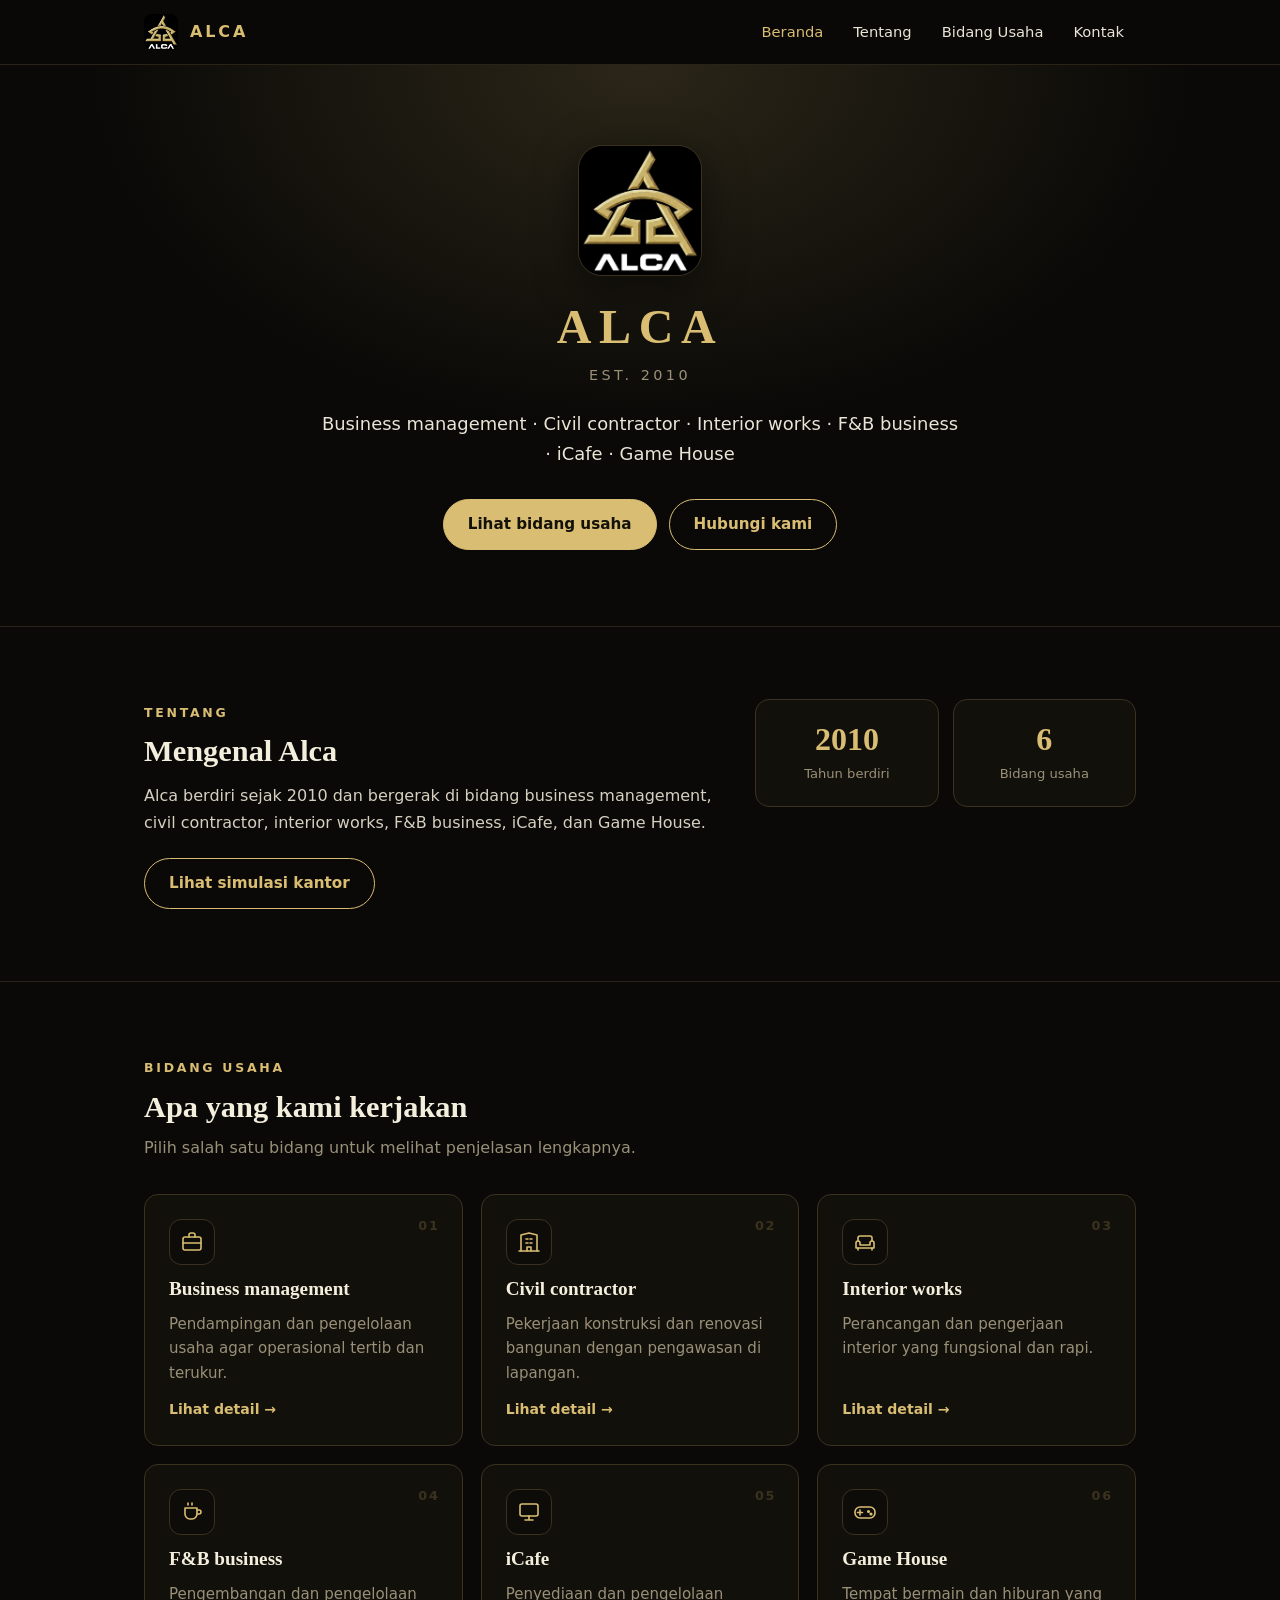
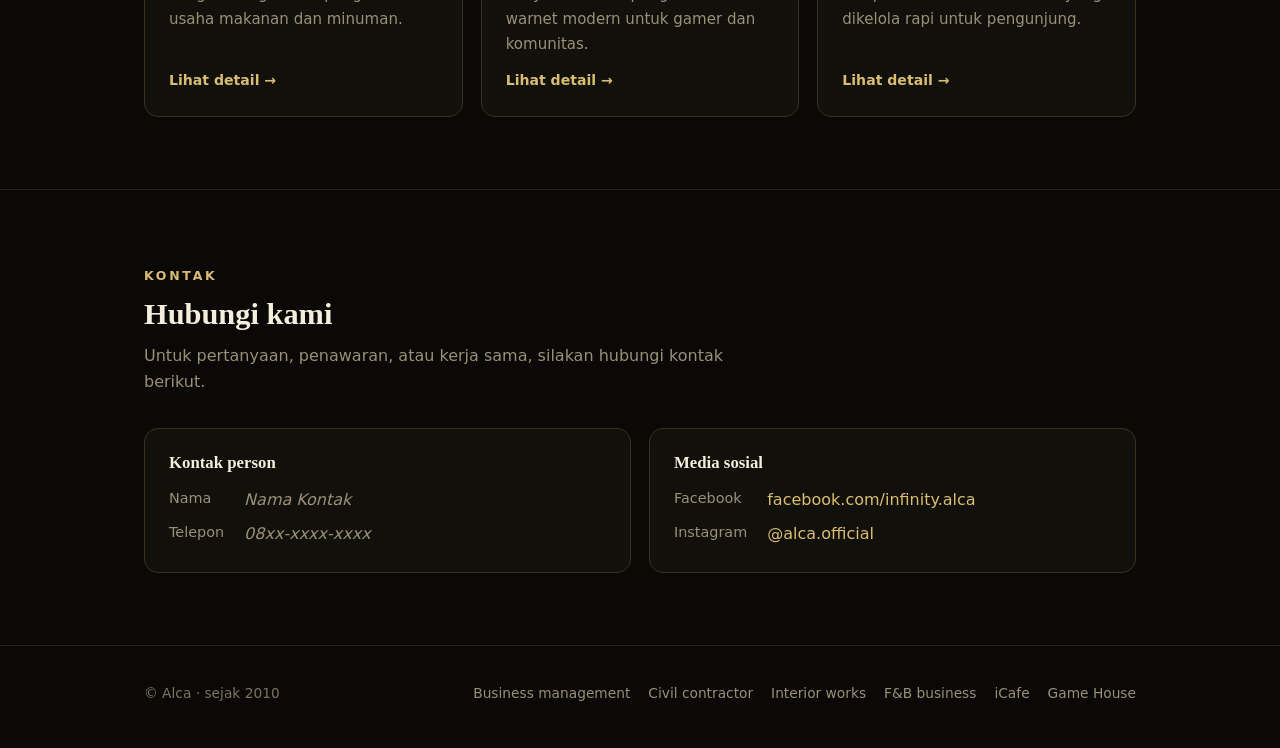
<file: index.html>
<!DOCTYPE html>
<html lang="id">
<head>
<meta charset="utf-8">
<meta name="viewport" content="width=device-width, initial-scale=1">
<title>Alca | Business management, Civil contractor, Interior works dan lainnya</title>
<meta name="description" content="Alca, berdiri sejak 2010. Business management · Civil contractor · Interior works · F&amp;B business · iCafe · Game House.">
<meta name="theme-color" content="#0a0907">
<meta property="og:title" content="Alca | Business management, Civil contractor, Interior works dan lainnya">
<meta property="og:description" content="Alca, berdiri sejak 2010. Business management · Civil contractor · Interior works · F&amp;B business · iCafe · Game House.">
<meta property="og:type" content="website">
<meta property="og:image" content="https://hendryalca-lab.github.io/alca/assets/logo.webp">
<link rel="icon" type="image/webp" href="assets/logo.webp">
<link rel="stylesheet" href="assets/style.css">
<script type="application/ld+json">
{"@context":"https://schema.org","@type":"Organization","name":"Alca","foundingDate":"2010","url":"https://hendryalca-lab.github.io/alca/","description":"Business management · Civil contractor · Interior works · F&amp;B business · iCafe · Game House.","sameAs":["https://www.facebook.com/infinity.alca/","https://www.instagram.com/alca.official/"]}
</script>
</head>
<body>
<header class="site-header">
<div class="wrap">
<a class="brand" href="index.html"><img src="assets/logo.webp" alt="" width="34" height="36">Alca</a>
<nav class="nav" aria-label="Menu utama">
<a href="index.html" aria-current="page">Beranda</a>
<a href="index.html#tentang">Tentang</a>
<a href="index.html#bidang-usaha">Bidang Usaha</a>
<a href="index.html#kontak">Kontak</a>
</nav>
</div>
</header>
<main>
<section class="hero">
<div class="wrap">
<img src="assets/logo.webp" alt="Logo Alca" width="124" height="131">
<h1>Alca</h1>
<div class="est">Est. 2010</div>
<p class="tag">Business management · Civil contractor · Interior works · F&amp;B business · iCafe · Game House</p>
<div class="actions">
<a class="btn btn-fill" href="#bidang-usaha">Lihat bidang usaha</a>
<a class="btn btn-ghost" href="#kontak">Hubungi kami</a>
</div>
</div>
</section>

<section class="section" id="tentang">
<div class="wrap about">
<div>
<span class="eyebrow">Tentang</span>
<h2>Mengenal Alca</h2>
<p>Alca berdiri sejak 2010 dan bergerak di bidang business management, civil contractor, interior works, F&amp;B business, iCafe, dan Game House.</p>
<div class="actions">
<a class="btn btn-ghost" href="simulasi-kantor.html">Lihat simulasi kantor</a>
</div>
</div>
<div class="stats">
<div class="stat"><b>2010</b><span>Tahun berdiri</span></div>
<div class="stat"><b>6</b><span>Bidang usaha</span></div>
</div>
</div>
</section>

<section class="section" id="bidang-usaha">
<div class="wrap">
<div class="section-head">
<span class="eyebrow">Bidang usaha</span>
<h2>Apa yang kami kerjakan</h2>
<p>Pilih salah satu bidang untuk melihat penjelasan lengkapnya.</p>
</div>
<div class="grid">
<a class="card" href="business-management.html">
<span class="num">01</span>
<span class="ico" aria-hidden="true"><svg viewBox="0 0 24 24"><rect x="3" y="7" width="18" height="13" rx="2"/><path d="M9 7V5a2 2 0 0 1 2-2h2a2 2 0 0 1 2 2v2"/><path d="M3 13h18"/></svg></span>
<h3>Business management</h3>
<p>Pendampingan dan pengelolaan usaha agar operasional tertib dan terukur.</p>
<span class="more">Lihat detail <i>&rarr;</i></span>
</a>
<a class="card" href="civil-contractor.html">
<span class="num">02</span>
<span class="ico" aria-hidden="true"><svg viewBox="0 0 24 24"><path d="M4 21V5l8-2 8 2v16"/><path d="M2 21h20"/><path d="M9 9h2M13 9h2M9 13h2M13 13h2"/><path d="M10 21v-4h4v4"/></svg></span>
<h3>Civil contractor</h3>
<p>Pekerjaan konstruksi dan renovasi bangunan dengan pengawasan di lapangan.</p>
<span class="more">Lihat detail <i>&rarr;</i></span>
</a>
<a class="card" href="interior-works.html">
<span class="num">03</span>
<span class="ico" aria-hidden="true"><svg viewBox="0 0 24 24"><path d="M5 11V8a2 2 0 0 1 2-2h10a2 2 0 0 1 2 2v3"/><path d="M3 13a2 2 0 0 1 4 0v2h10v-2a2 2 0 0 1 4 0v5H3z"/><path d="M5 18v2M19 18v2"/></svg></span>
<h3>Interior works</h3>
<p>Perancangan dan pengerjaan interior yang fungsional dan rapi.</p>
<span class="more">Lihat detail <i>&rarr;</i></span>
</a>
<a class="card" href="fnb-business.html">
<span class="num">04</span>
<span class="ico" aria-hidden="true"><svg viewBox="0 0 24 24"><path d="M5 8h12v6a5 5 0 0 1-5 5h-2a5 5 0 0 1-5-5z"/><path d="M17 10h2a2 2 0 0 1 0 4h-2"/><path d="M8 3v2M12 3v2"/></svg></span>
<h3>F&amp;B business</h3>
<p>Pengembangan dan pengelolaan usaha makanan dan minuman.</p>
<span class="more">Lihat detail <i>&rarr;</i></span>
</a>
<a class="card" href="icafe.html">
<span class="num">05</span>
<span class="ico" aria-hidden="true"><svg viewBox="0 0 24 24"><rect x="3" y="4" width="18" height="12" rx="2"/><path d="M8 20h8M12 16v4"/></svg></span>
<h3>iCafe</h3>
<p>Penyediaan dan pengelolaan warnet modern untuk gamer dan komunitas.</p>
<span class="more">Lihat detail <i>&rarr;</i></span>
</a>
<a class="card" href="game-house.html">
<span class="num">06</span>
<span class="ico" aria-hidden="true"><svg viewBox="0 0 24 24"><rect x="2" y="7" width="20" height="11" rx="5"/><path d="M7 10v5M4.5 12.5h5"/><circle cx="15.5" cy="11.5" r=".8"/><circle cx="18" cy="14" r=".8"/></svg></span>
<h3>Game House</h3>
<p>Tempat bermain dan hiburan yang dikelola rapi untuk pengunjung.</p>
<span class="more">Lihat detail <i>&rarr;</i></span>
</a>
</div>
</div>
</section>

<section class="section" id="kontak">
<div class="wrap">
<div class="section-head">
<span class="eyebrow">Kontak</span>
<h2>Hubungi kami</h2>
<p>Untuk pertanyaan, penawaran, atau kerja sama, silakan hubungi kontak berikut.</p>
</div>
<div class="contact">
<div class="card">
<h3>Kontak person</h3>
<dl>
<dt>Nama</dt><dd><span class="todo">Nama Kontak</span></dd>
<dt>Telepon</dt><dd><span class="todo">08xx-xxxx-xxxx</span></dd>
</dl>
</div>
<div class="card">
<h3>Media sosial</h3>
<dl>
<dt>Facebook</dt><dd><a href="https://www.facebook.com/infinity.alca/" target="_blank" rel="noopener">facebook.com/infinity.alca</a></dd>
<dt>Instagram</dt><dd><a href="https://www.instagram.com/alca.official/" target="_blank" rel="noopener">@alca.official</a></dd>
</dl>
</div>
</div>
</div>
</section>
</main>
<footer class="site-footer">
<div class="wrap">
<span>&copy; Alca &middot; sejak 2010</span>
<nav aria-label="Bidang usaha"><a href="business-management.html">Business management</a><a href="civil-contractor.html">Civil contractor</a><a href="interior-works.html">Interior works</a><a href="fnb-business.html">F&amp;B business</a><a href="icafe.html">iCafe</a><a href="game-house.html">Game House</a></nav>
</div>
</footer>
</body>
</html>
</file>
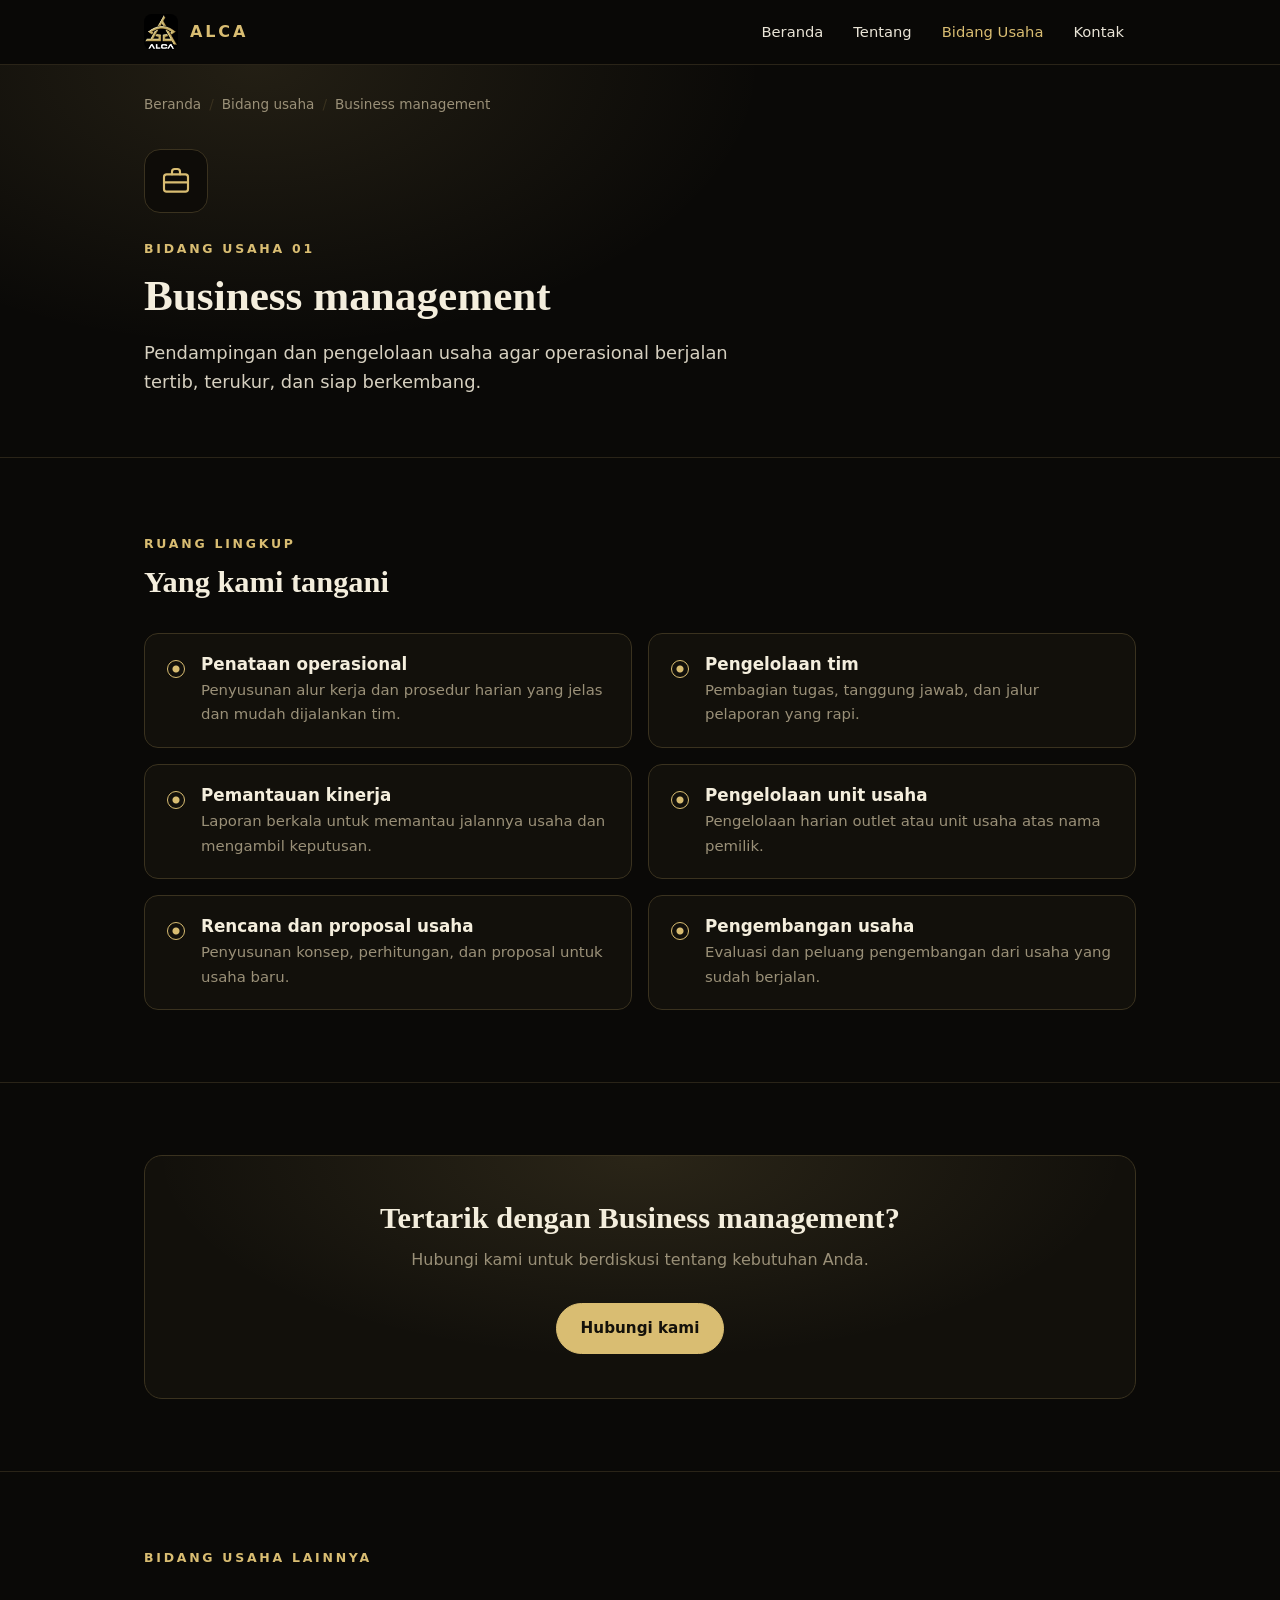
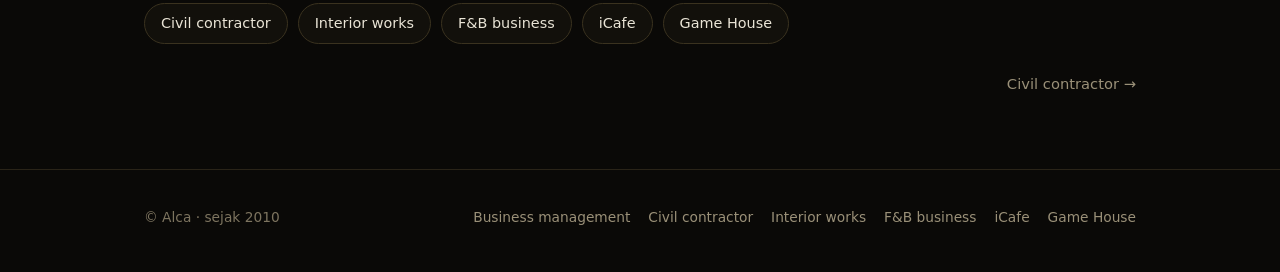
<file: business-management.html>
<!DOCTYPE html>
<html lang="id">
<head>
<meta charset="utf-8">
<meta name="viewport" content="width=device-width, initial-scale=1">
<title>Business management | Alca</title>
<meta name="description" content="Business management di Alca. Pendampingan dan pengelolaan usaha agar operasional berjalan tertib, terukur, dan siap berkembang.">
<meta name="theme-color" content="#0a0907">
<meta property="og:title" content="Business management | Alca">
<meta property="og:description" content="Business management di Alca. Pendampingan dan pengelolaan usaha agar operasional berjalan tertib, terukur, dan siap berkembang.">
<meta property="og:type" content="website">
<meta property="og:image" content="https://hendryalca-lab.github.io/alca/assets/logo.webp">
<link rel="icon" type="image/webp" href="assets/logo.webp">
<link rel="stylesheet" href="assets/style.css">
</head>
<body>
<header class="site-header">
<div class="wrap">
<a class="brand" href="index.html"><img src="assets/logo.webp" alt="" width="34" height="36">Alca</a>
<nav class="nav" aria-label="Menu utama">
<a href="index.html">Beranda</a>
<a href="index.html#tentang">Tentang</a>
<a href="index.html#bidang-usaha" aria-current="page">Bidang Usaha</a>
<a href="index.html#kontak">Kontak</a>
</nav>
</div>
</header>
<main>
<div class="page-top">
<div class="wrap crumbs">
<a href="index.html">Beranda</a><span>/</span><a href="index.html#bidang-usaha">Bidang usaha</a><span>/</span>Business management
</div>
<section class="page-hero">
<div class="wrap">
<span class="ico" aria-hidden="true"><svg viewBox="0 0 24 24"><rect x="3" y="7" width="18" height="13" rx="2"/><path d="M9 7V5a2 2 0 0 1 2-2h2a2 2 0 0 1 2 2v2"/><path d="M3 13h18"/></svg></span>
<span class="eyebrow">Bidang usaha 01</span>
<h1>Business management</h1>
<p class="lead">Pendampingan dan pengelolaan usaha agar operasional berjalan tertib, terukur, dan siap berkembang.</p>
</div>
</section>
</div>

<section class="section">
<div class="wrap">
<div class="section-head">
<span class="eyebrow">Ruang lingkup</span>
<h2>Yang kami tangani</h2>
</div>
<div class="items">
<div class="item"><h3>Penataan operasional</h3><p>Penyusunan alur kerja dan prosedur harian yang jelas dan mudah dijalankan tim.</p></div>
<div class="item"><h3>Pengelolaan tim</h3><p>Pembagian tugas, tanggung jawab, dan jalur pelaporan yang rapi.</p></div>
<div class="item"><h3>Pemantauan kinerja</h3><p>Laporan berkala untuk memantau jalannya usaha dan mengambil keputusan.</p></div>
<div class="item"><h3>Pengelolaan unit usaha</h3><p>Pengelolaan harian outlet atau unit usaha atas nama pemilik.</p></div>
<div class="item"><h3>Rencana dan proposal usaha</h3><p>Penyusunan konsep, perhitungan, dan proposal untuk usaha baru.</p></div>
<div class="item"><h3>Pengembangan usaha</h3><p>Evaluasi dan peluang pengembangan dari usaha yang sudah berjalan.</p></div>
</div>
</div>
</section>

<section class="section">
<div class="wrap">
<div class="cta">
<h2>Tertarik dengan Business management?</h2>
<p>Hubungi kami untuk berdiskusi tentang kebutuhan Anda.</p>
<div class="actions"><a class="btn btn-fill" href="index.html#kontak">Hubungi kami</a></div>
</div>
</div>
</section>

<section class="section">
<div class="wrap">
<div class="section-head">
<span class="eyebrow">Bidang usaha lainnya</span>
</div>
<div class="chips">
<a class="chip" href="civil-contractor.html">Civil contractor</a>
<a class="chip" href="interior-works.html">Interior works</a>
<a class="chip" href="fnb-business.html">F&amp;B business</a>
<a class="chip" href="icafe.html">iCafe</a>
<a class="chip" href="game-house.html">Game House</a>
</div>
<div class="pager">
<span></span>
<a href="civil-contractor.html">Civil contractor &rarr;</a>
</div>
</div>
</section>
</main>
<footer class="site-footer">
<div class="wrap">
<span>&copy; Alca &middot; sejak 2010</span>
<nav aria-label="Bidang usaha"><a href="business-management.html">Business management</a><a href="civil-contractor.html">Civil contractor</a><a href="interior-works.html">Interior works</a><a href="fnb-business.html">F&amp;B business</a><a href="icafe.html">iCafe</a><a href="game-house.html">Game House</a></nav>
</div>
</footer>
</body>
</html>
</file>
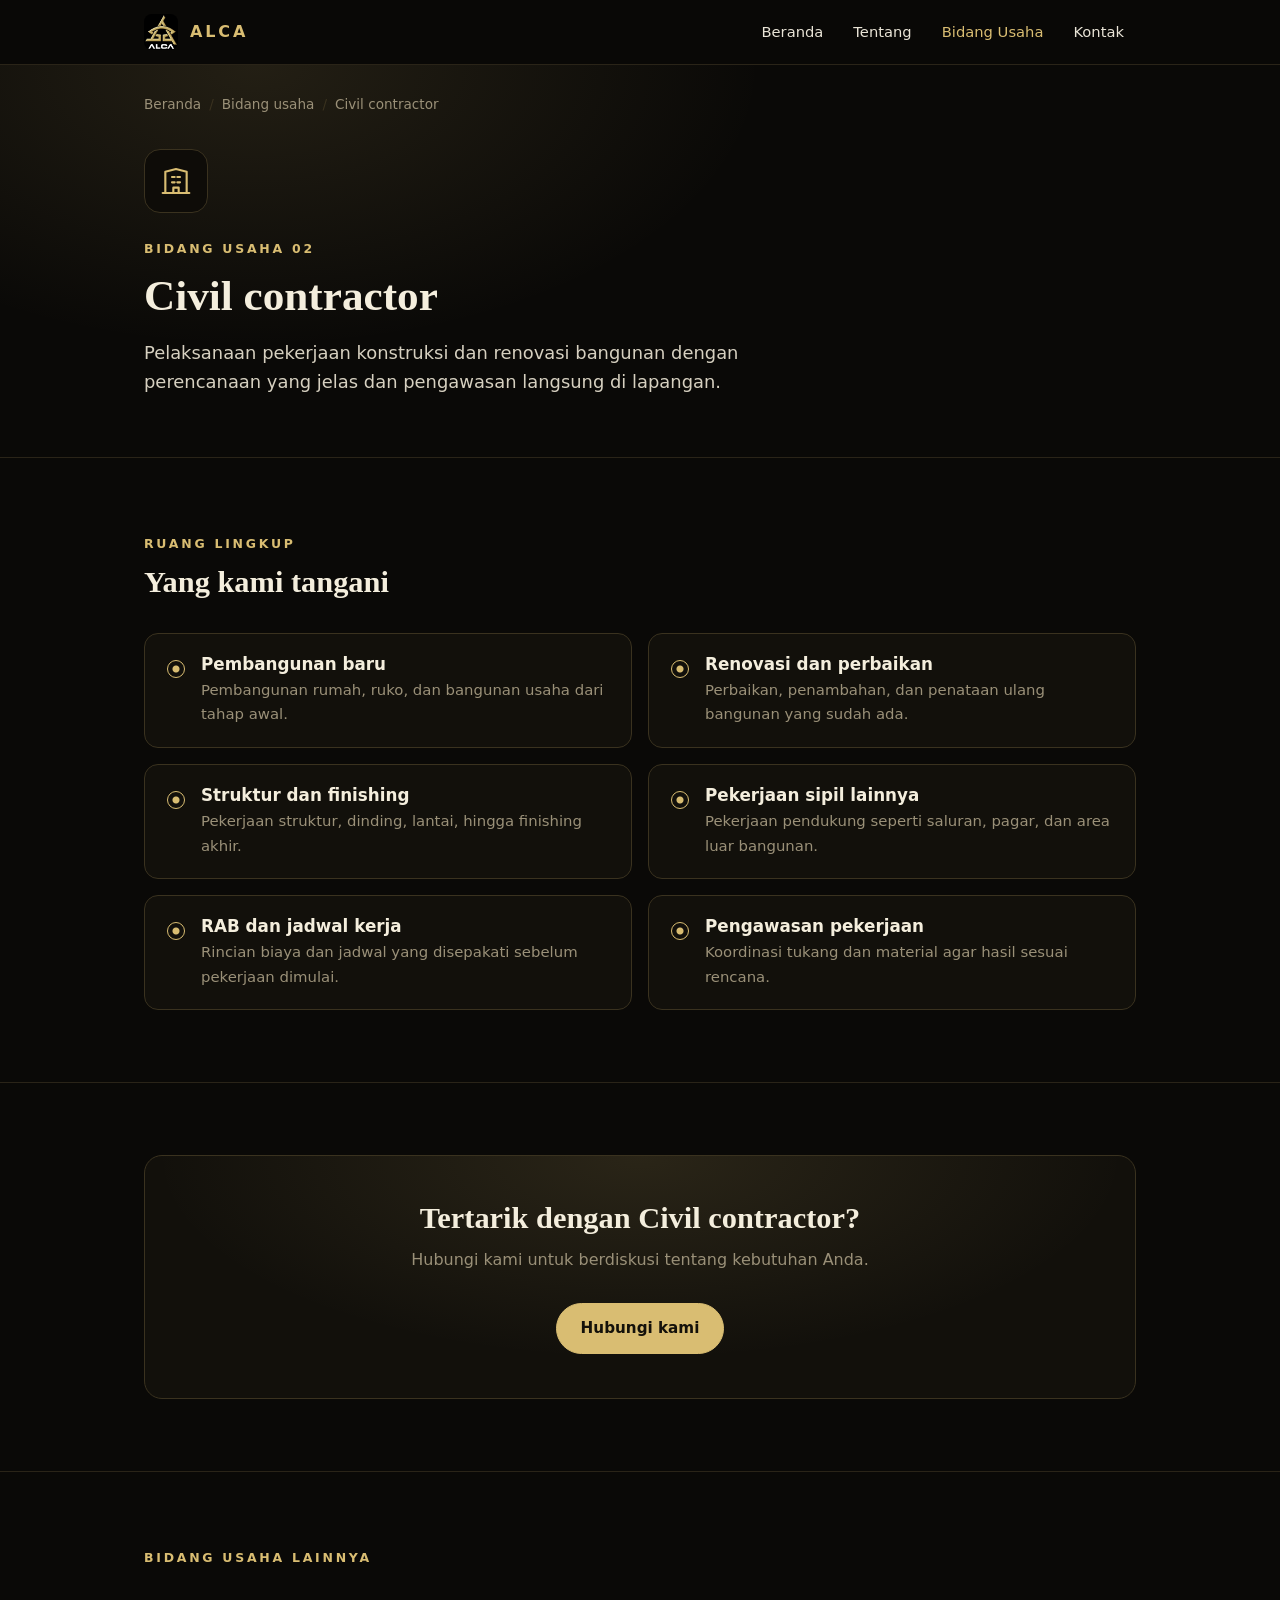
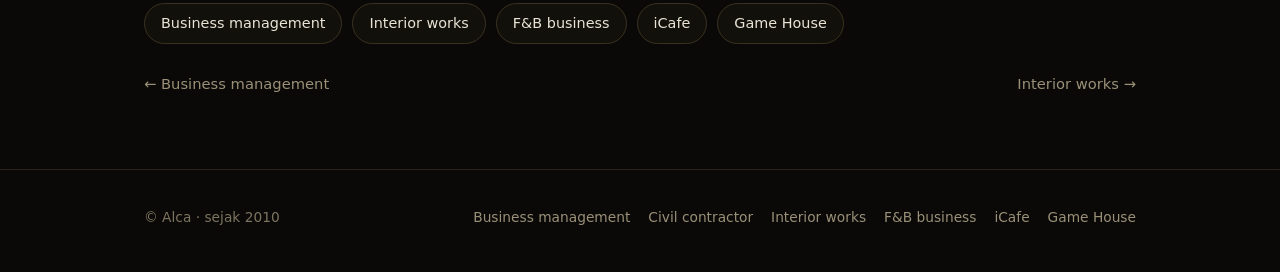
<file: civil-contractor.html>
<!DOCTYPE html>
<html lang="id">
<head>
<meta charset="utf-8">
<meta name="viewport" content="width=device-width, initial-scale=1">
<title>Civil contractor | Alca</title>
<meta name="description" content="Civil contractor di Alca. Pelaksanaan pekerjaan konstruksi dan renovasi bangunan dengan perencanaan yang jelas dan pengawasan langsung di lapangan.">
<meta name="theme-color" content="#0a0907">
<meta property="og:title" content="Civil contractor | Alca">
<meta property="og:description" content="Civil contractor di Alca. Pelaksanaan pekerjaan konstruksi dan renovasi bangunan dengan perencanaan yang jelas dan pengawasan langsung di lapangan.">
<meta property="og:type" content="website">
<meta property="og:image" content="https://hendryalca-lab.github.io/alca/assets/logo.webp">
<link rel="icon" type="image/webp" href="assets/logo.webp">
<link rel="stylesheet" href="assets/style.css">
</head>
<body>
<header class="site-header">
<div class="wrap">
<a class="brand" href="index.html"><img src="assets/logo.webp" alt="" width="34" height="36">Alca</a>
<nav class="nav" aria-label="Menu utama">
<a href="index.html">Beranda</a>
<a href="index.html#tentang">Tentang</a>
<a href="index.html#bidang-usaha" aria-current="page">Bidang Usaha</a>
<a href="index.html#kontak">Kontak</a>
</nav>
</div>
</header>
<main>
<div class="page-top">
<div class="wrap crumbs">
<a href="index.html">Beranda</a><span>/</span><a href="index.html#bidang-usaha">Bidang usaha</a><span>/</span>Civil contractor
</div>
<section class="page-hero">
<div class="wrap">
<span class="ico" aria-hidden="true"><svg viewBox="0 0 24 24"><path d="M4 21V5l8-2 8 2v16"/><path d="M2 21h20"/><path d="M9 9h2M13 9h2M9 13h2M13 13h2"/><path d="M10 21v-4h4v4"/></svg></span>
<span class="eyebrow">Bidang usaha 02</span>
<h1>Civil contractor</h1>
<p class="lead">Pelaksanaan pekerjaan konstruksi dan renovasi bangunan dengan perencanaan yang jelas dan pengawasan langsung di lapangan.</p>
</div>
</section>
</div>

<section class="section">
<div class="wrap">
<div class="section-head">
<span class="eyebrow">Ruang lingkup</span>
<h2>Yang kami tangani</h2>
</div>
<div class="items">
<div class="item"><h3>Pembangunan baru</h3><p>Pembangunan rumah, ruko, dan bangunan usaha dari tahap awal.</p></div>
<div class="item"><h3>Renovasi dan perbaikan</h3><p>Perbaikan, penambahan, dan penataan ulang bangunan yang sudah ada.</p></div>
<div class="item"><h3>Struktur dan finishing</h3><p>Pekerjaan struktur, dinding, lantai, hingga finishing akhir.</p></div>
<div class="item"><h3>Pekerjaan sipil lainnya</h3><p>Pekerjaan pendukung seperti saluran, pagar, dan area luar bangunan.</p></div>
<div class="item"><h3>RAB dan jadwal kerja</h3><p>Rincian biaya dan jadwal yang disepakati sebelum pekerjaan dimulai.</p></div>
<div class="item"><h3>Pengawasan pekerjaan</h3><p>Koordinasi tukang dan material agar hasil sesuai rencana.</p></div>
</div>
</div>
</section>

<section class="section">
<div class="wrap">
<div class="cta">
<h2>Tertarik dengan Civil contractor?</h2>
<p>Hubungi kami untuk berdiskusi tentang kebutuhan Anda.</p>
<div class="actions"><a class="btn btn-fill" href="index.html#kontak">Hubungi kami</a></div>
</div>
</div>
</section>

<section class="section">
<div class="wrap">
<div class="section-head">
<span class="eyebrow">Bidang usaha lainnya</span>
</div>
<div class="chips">
<a class="chip" href="business-management.html">Business management</a>
<a class="chip" href="interior-works.html">Interior works</a>
<a class="chip" href="fnb-business.html">F&amp;B business</a>
<a class="chip" href="icafe.html">iCafe</a>
<a class="chip" href="game-house.html">Game House</a>
</div>
<div class="pager">
<a href="business-management.html">&larr; Business management</a>
<a href="interior-works.html">Interior works &rarr;</a>
</div>
</div>
</section>
</main>
<footer class="site-footer">
<div class="wrap">
<span>&copy; Alca &middot; sejak 2010</span>
<nav aria-label="Bidang usaha"><a href="business-management.html">Business management</a><a href="civil-contractor.html">Civil contractor</a><a href="interior-works.html">Interior works</a><a href="fnb-business.html">F&amp;B business</a><a href="icafe.html">iCafe</a><a href="game-house.html">Game House</a></nav>
</div>
</footer>
</body>
</html>
</file>
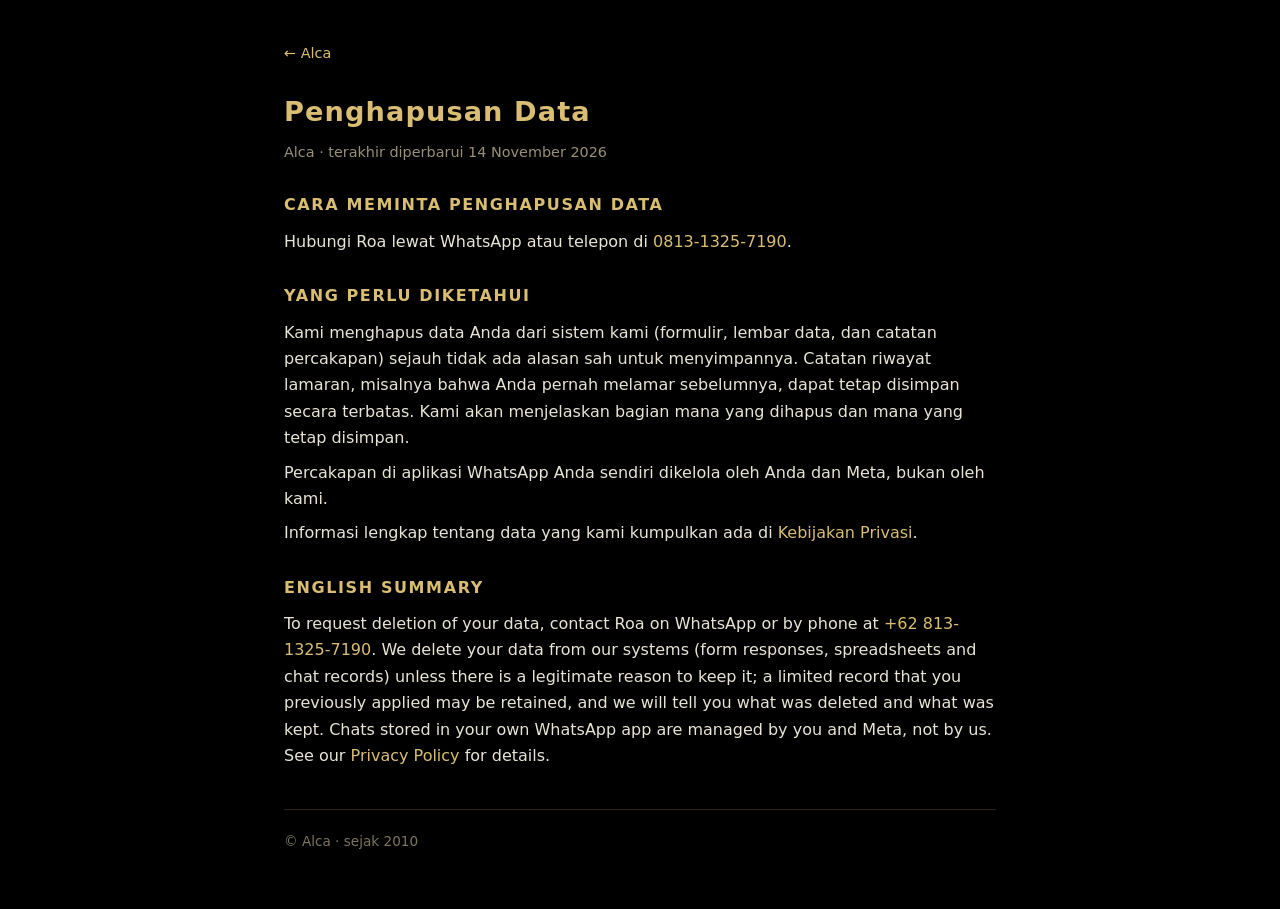
<file: data-deletion.html>
<!DOCTYPE html>
<html lang="id">
<head>
<meta charset="utf-8">
<meta name="viewport" content="width=device-width, initial-scale=1">
<title>Penghapusan Data | Alca</title>
<meta name="description" content="Cara meminta penghapusan data pelamar di Alca.">
<style>
*{box-sizing:border-box;margin:0;padding:0}body{background:#000;color:#e9e4d6;font-family:system-ui,-apple-system,"Segoe UI",Roboto,Helvetica,Arial,sans-serif;line-height:1.65}a{color:#d9bd72;text-decoration:none}a:hover{text-decoration:underline}.wrap{max-width:760px;margin:0 auto;padding:40px 24px 56px}h1{font-size:1.7rem;color:#d9bd72;font-weight:600;letter-spacing:.04em}.meta{color:#9a9078;font-size:.9rem;margin:6px 0 28px}h2{font-size:1rem;letter-spacing:.1em;text-transform:uppercase;color:#d9bd72;margin:28px 0 10px;font-weight:600}p{margin:8px 0}ul,ol{margin:8px 0 8px 22px}li{margin:4px 0}.home{display:inline-block;margin-bottom:24px;font-size:.9rem}footer{margin-top:40px;padding-top:20px;border-top:1px solid #2a2418;color:#7d745f;font-size:.85rem}
</style>
</head>
<body>
<div class="wrap">
<a class="home" href="./">&larr; Alca</a>
<h1>Penghapusan Data</h1>
<p class="meta">Alca &middot; terakhir diperbarui 14 November 2026</p>
<h2>Cara meminta penghapusan data</h2>
<p>Hubungi Roa lewat WhatsApp atau telepon di <a href="tel:+6281313257190">0813-1325-7190</a>.</p>
<h2>Yang perlu diketahui</h2>
<p>Kami menghapus data Anda dari sistem kami (formulir, lembar data, dan catatan percakapan) sejauh tidak ada alasan sah untuk menyimpannya. Catatan riwayat lamaran, misalnya bahwa Anda pernah melamar sebelumnya, dapat tetap disimpan secara terbatas. Kami akan menjelaskan bagian mana yang dihapus dan mana yang tetap disimpan.</p>
<p>Percakapan di aplikasi WhatsApp Anda sendiri dikelola oleh Anda dan Meta, bukan oleh kami.</p>
<p>Informasi lengkap tentang data yang kami kumpulkan ada di <a href="privacy.html">Kebijakan Privasi</a>.</p>
<h2>English summary</h2>
<p>To request deletion of your data, contact Roa on WhatsApp or by phone at <a href="tel:+6281313257190">+62 813-1325-7190</a>. We delete your data from our systems (form responses, spreadsheets and chat records) unless there is a legitimate reason to keep it; a limited record that you previously applied may be retained, and we will tell you what was deleted and what was kept. Chats stored in your own WhatsApp app are managed by you and Meta, not by us. See our <a href="privacy.html">Privacy Policy</a> for details.</p>
<footer>&copy; Alca &middot; sejak 2010</footer>
</div>
</body>
</html>
</file>
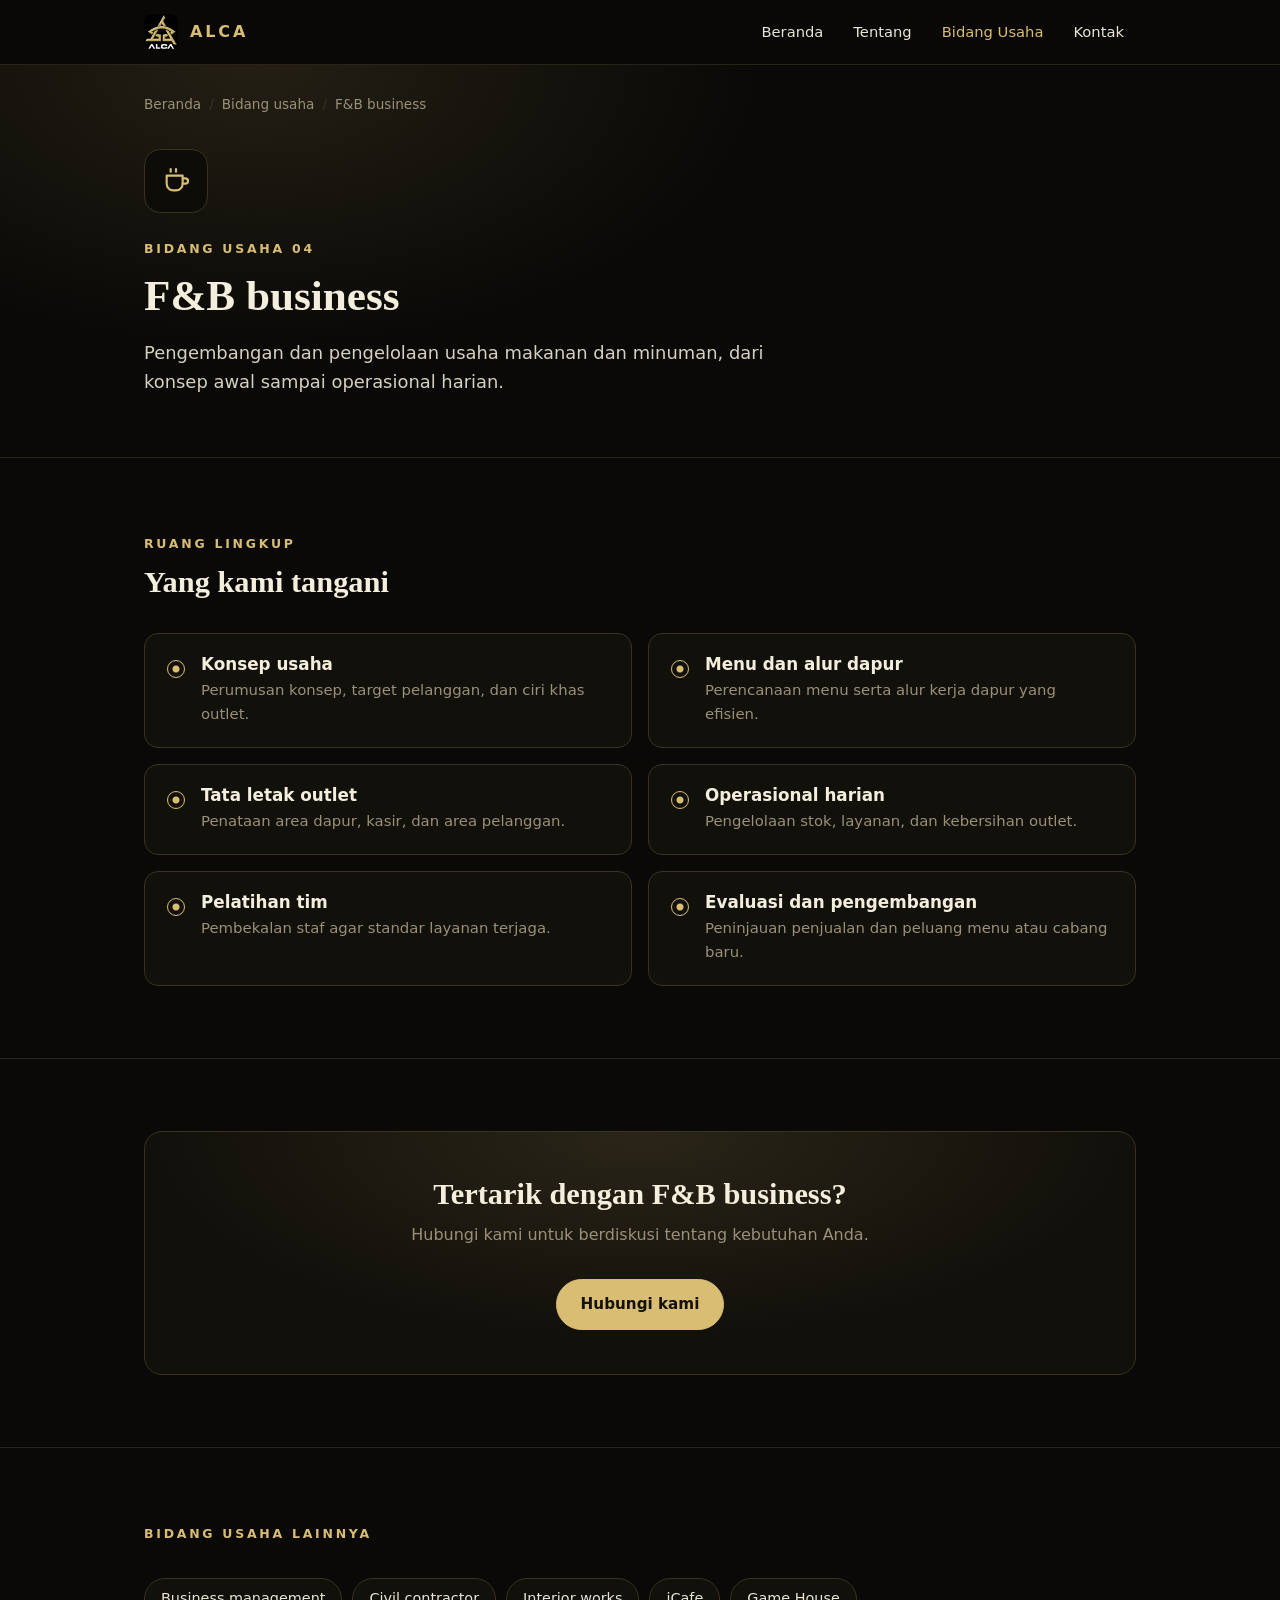
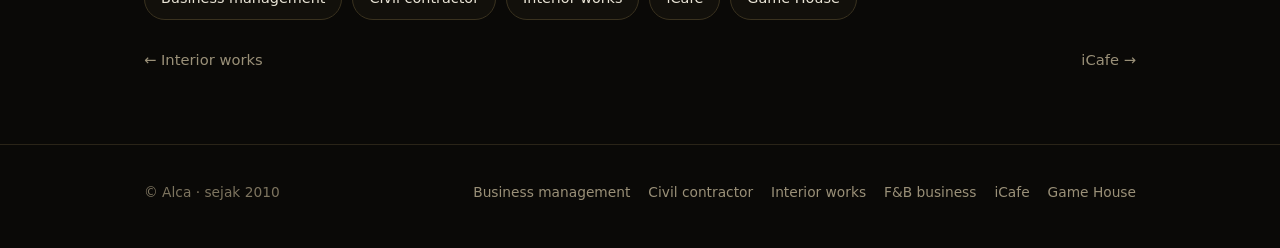
<file: fnb-business.html>
<!DOCTYPE html>
<html lang="id">
<head>
<meta charset="utf-8">
<meta name="viewport" content="width=device-width, initial-scale=1">
<title>F&amp;B business | Alca</title>
<meta name="description" content="F&amp;B business di Alca. Pengembangan dan pengelolaan usaha makanan dan minuman, dari konsep awal sampai operasional harian.">
<meta name="theme-color" content="#0a0907">
<meta property="og:title" content="F&amp;B business | Alca">
<meta property="og:description" content="F&amp;B business di Alca. Pengembangan dan pengelolaan usaha makanan dan minuman, dari konsep awal sampai operasional harian.">
<meta property="og:type" content="website">
<meta property="og:image" content="https://hendryalca-lab.github.io/alca/assets/logo.webp">
<link rel="icon" type="image/webp" href="assets/logo.webp">
<link rel="stylesheet" href="assets/style.css">
</head>
<body>
<header class="site-header">
<div class="wrap">
<a class="brand" href="index.html"><img src="assets/logo.webp" alt="" width="34" height="36">Alca</a>
<nav class="nav" aria-label="Menu utama">
<a href="index.html">Beranda</a>
<a href="index.html#tentang">Tentang</a>
<a href="index.html#bidang-usaha" aria-current="page">Bidang Usaha</a>
<a href="index.html#kontak">Kontak</a>
</nav>
</div>
</header>
<main>
<div class="page-top">
<div class="wrap crumbs">
<a href="index.html">Beranda</a><span>/</span><a href="index.html#bidang-usaha">Bidang usaha</a><span>/</span>F&amp;B business
</div>
<section class="page-hero">
<div class="wrap">
<span class="ico" aria-hidden="true"><svg viewBox="0 0 24 24"><path d="M5 8h12v6a5 5 0 0 1-5 5h-2a5 5 0 0 1-5-5z"/><path d="M17 10h2a2 2 0 0 1 0 4h-2"/><path d="M8 3v2M12 3v2"/></svg></span>
<span class="eyebrow">Bidang usaha 04</span>
<h1>F&amp;B business</h1>
<p class="lead">Pengembangan dan pengelolaan usaha makanan dan minuman, dari konsep awal sampai operasional harian.</p>
</div>
</section>
</div>

<section class="section">
<div class="wrap">
<div class="section-head">
<span class="eyebrow">Ruang lingkup</span>
<h2>Yang kami tangani</h2>
</div>
<div class="items">
<div class="item"><h3>Konsep usaha</h3><p>Perumusan konsep, target pelanggan, dan ciri khas outlet.</p></div>
<div class="item"><h3>Menu dan alur dapur</h3><p>Perencanaan menu serta alur kerja dapur yang efisien.</p></div>
<div class="item"><h3>Tata letak outlet</h3><p>Penataan area dapur, kasir, dan area pelanggan.</p></div>
<div class="item"><h3>Operasional harian</h3><p>Pengelolaan stok, layanan, dan kebersihan outlet.</p></div>
<div class="item"><h3>Pelatihan tim</h3><p>Pembekalan staf agar standar layanan terjaga.</p></div>
<div class="item"><h3>Evaluasi dan pengembangan</h3><p>Peninjauan penjualan dan peluang menu atau cabang baru.</p></div>
</div>
</div>
</section>

<section class="section">
<div class="wrap">
<div class="cta">
<h2>Tertarik dengan F&amp;B business?</h2>
<p>Hubungi kami untuk berdiskusi tentang kebutuhan Anda.</p>
<div class="actions"><a class="btn btn-fill" href="index.html#kontak">Hubungi kami</a></div>
</div>
</div>
</section>

<section class="section">
<div class="wrap">
<div class="section-head">
<span class="eyebrow">Bidang usaha lainnya</span>
</div>
<div class="chips">
<a class="chip" href="business-management.html">Business management</a>
<a class="chip" href="civil-contractor.html">Civil contractor</a>
<a class="chip" href="interior-works.html">Interior works</a>
<a class="chip" href="icafe.html">iCafe</a>
<a class="chip" href="game-house.html">Game House</a>
</div>
<div class="pager">
<a href="interior-works.html">&larr; Interior works</a>
<a href="icafe.html">iCafe &rarr;</a>
</div>
</div>
</section>
</main>
<footer class="site-footer">
<div class="wrap">
<span>&copy; Alca &middot; sejak 2010</span>
<nav aria-label="Bidang usaha"><a href="business-management.html">Business management</a><a href="civil-contractor.html">Civil contractor</a><a href="interior-works.html">Interior works</a><a href="fnb-business.html">F&amp;B business</a><a href="icafe.html">iCafe</a><a href="game-house.html">Game House</a></nav>
</div>
</footer>
</body>
</html>
</file>
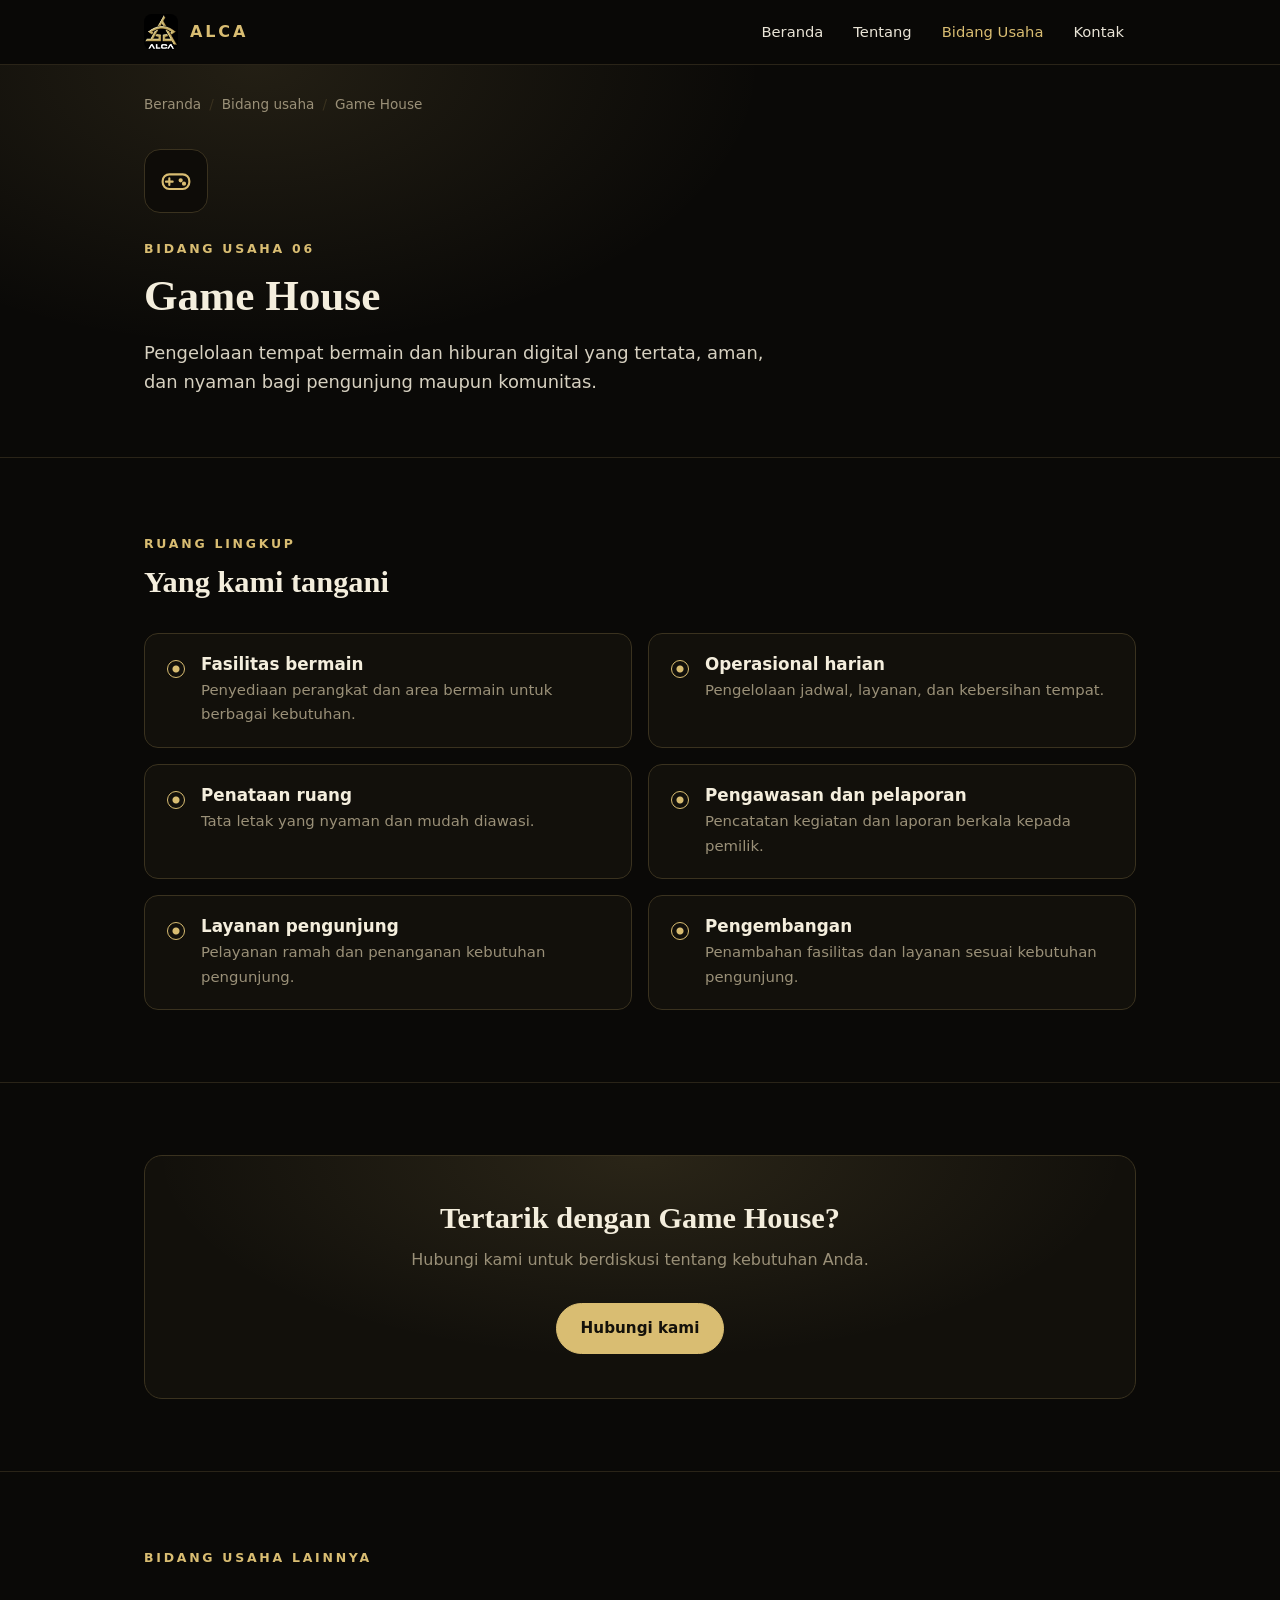
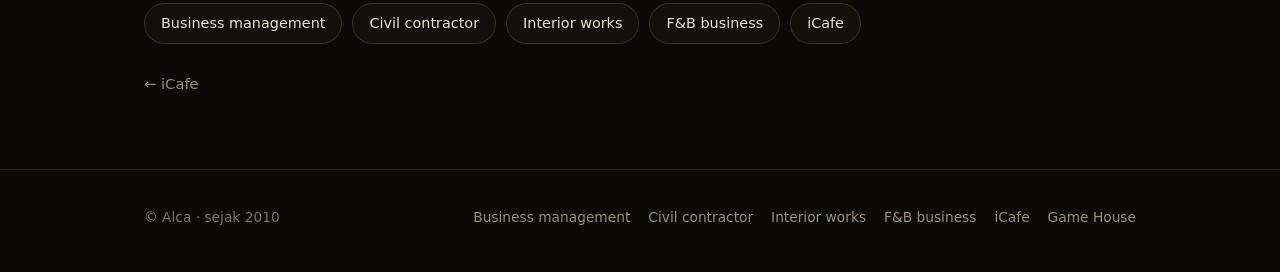
<file: game-house.html>
<!DOCTYPE html>
<html lang="id">
<head>
<meta charset="utf-8">
<meta name="viewport" content="width=device-width, initial-scale=1">
<title>Game House | Alca</title>
<meta name="description" content="Game House di Alca. Pengelolaan tempat bermain dan hiburan digital yang tertata, aman, dan nyaman bagi pengunjung maupun komunitas.">
<meta name="theme-color" content="#0a0907">
<meta property="og:title" content="Game House | Alca">
<meta property="og:description" content="Game House di Alca. Pengelolaan tempat bermain dan hiburan digital yang tertata, aman, dan nyaman bagi pengunjung maupun komunitas.">
<meta property="og:type" content="website">
<meta property="og:image" content="https://hendryalca-lab.github.io/alca/assets/logo.webp">
<link rel="icon" type="image/webp" href="assets/logo.webp">
<link rel="stylesheet" href="assets/style.css">
</head>
<body>
<header class="site-header">
<div class="wrap">
<a class="brand" href="index.html"><img src="assets/logo.webp" alt="" width="34" height="36">Alca</a>
<nav class="nav" aria-label="Menu utama">
<a href="index.html">Beranda</a>
<a href="index.html#tentang">Tentang</a>
<a href="index.html#bidang-usaha" aria-current="page">Bidang Usaha</a>
<a href="index.html#kontak">Kontak</a>
</nav>
</div>
</header>
<main>
<div class="page-top">
<div class="wrap crumbs">
<a href="index.html">Beranda</a><span>/</span><a href="index.html#bidang-usaha">Bidang usaha</a><span>/</span>Game House
</div>
<section class="page-hero">
<div class="wrap">
<span class="ico" aria-hidden="true"><svg viewBox="0 0 24 24"><rect x="2" y="7" width="20" height="11" rx="5"/><path d="M7 10v5M4.5 12.5h5"/><circle cx="15.5" cy="11.5" r=".8"/><circle cx="18" cy="14" r=".8"/></svg></span>
<span class="eyebrow">Bidang usaha 06</span>
<h1>Game House</h1>
<p class="lead">Pengelolaan tempat bermain dan hiburan digital yang tertata, aman, dan nyaman bagi pengunjung maupun komunitas.</p>
</div>
</section>
</div>

<section class="section">
<div class="wrap">
<div class="section-head">
<span class="eyebrow">Ruang lingkup</span>
<h2>Yang kami tangani</h2>
</div>
<div class="items">
<div class="item"><h3>Fasilitas bermain</h3><p>Penyediaan perangkat dan area bermain untuk berbagai kebutuhan.</p></div>
<div class="item"><h3>Operasional harian</h3><p>Pengelolaan jadwal, layanan, dan kebersihan tempat.</p></div>
<div class="item"><h3>Penataan ruang</h3><p>Tata letak yang nyaman dan mudah diawasi.</p></div>
<div class="item"><h3>Pengawasan dan pelaporan</h3><p>Pencatatan kegiatan dan laporan berkala kepada pemilik.</p></div>
<div class="item"><h3>Layanan pengunjung</h3><p>Pelayanan ramah dan penanganan kebutuhan pengunjung.</p></div>
<div class="item"><h3>Pengembangan</h3><p>Penambahan fasilitas dan layanan sesuai kebutuhan pengunjung.</p></div>
</div>
</div>
</section>

<section class="section">
<div class="wrap">
<div class="cta">
<h2>Tertarik dengan Game House?</h2>
<p>Hubungi kami untuk berdiskusi tentang kebutuhan Anda.</p>
<div class="actions"><a class="btn btn-fill" href="index.html#kontak">Hubungi kami</a></div>
</div>
</div>
</section>

<section class="section">
<div class="wrap">
<div class="section-head">
<span class="eyebrow">Bidang usaha lainnya</span>
</div>
<div class="chips">
<a class="chip" href="business-management.html">Business management</a>
<a class="chip" href="civil-contractor.html">Civil contractor</a>
<a class="chip" href="interior-works.html">Interior works</a>
<a class="chip" href="fnb-business.html">F&amp;B business</a>
<a class="chip" href="icafe.html">iCafe</a>
</div>
<div class="pager">
<a href="icafe.html">&larr; iCafe</a>
<span></span>
</div>
</div>
</section>
</main>
<footer class="site-footer">
<div class="wrap">
<span>&copy; Alca &middot; sejak 2010</span>
<nav aria-label="Bidang usaha"><a href="business-management.html">Business management</a><a href="civil-contractor.html">Civil contractor</a><a href="interior-works.html">Interior works</a><a href="fnb-business.html">F&amp;B business</a><a href="icafe.html">iCafe</a><a href="game-house.html">Game House</a></nav>
</div>
</footer>
</body>
</html>
</file>
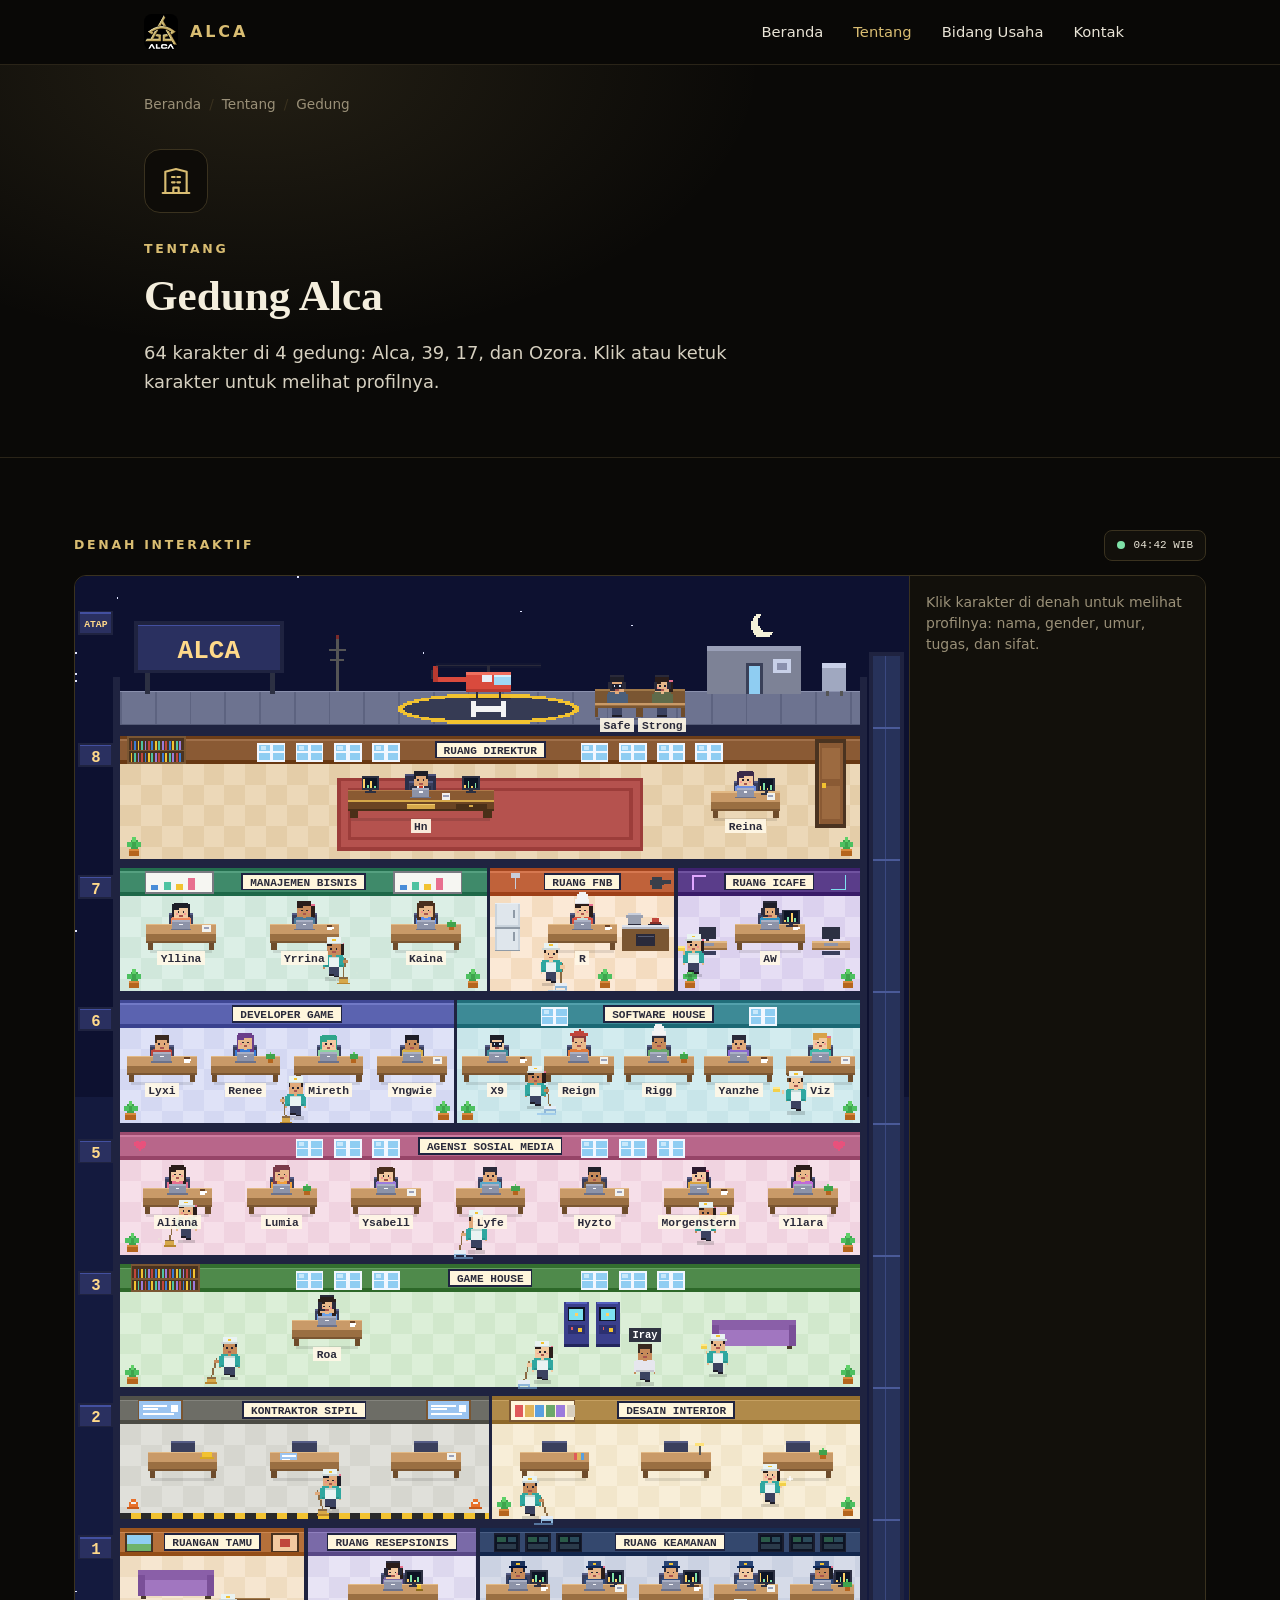
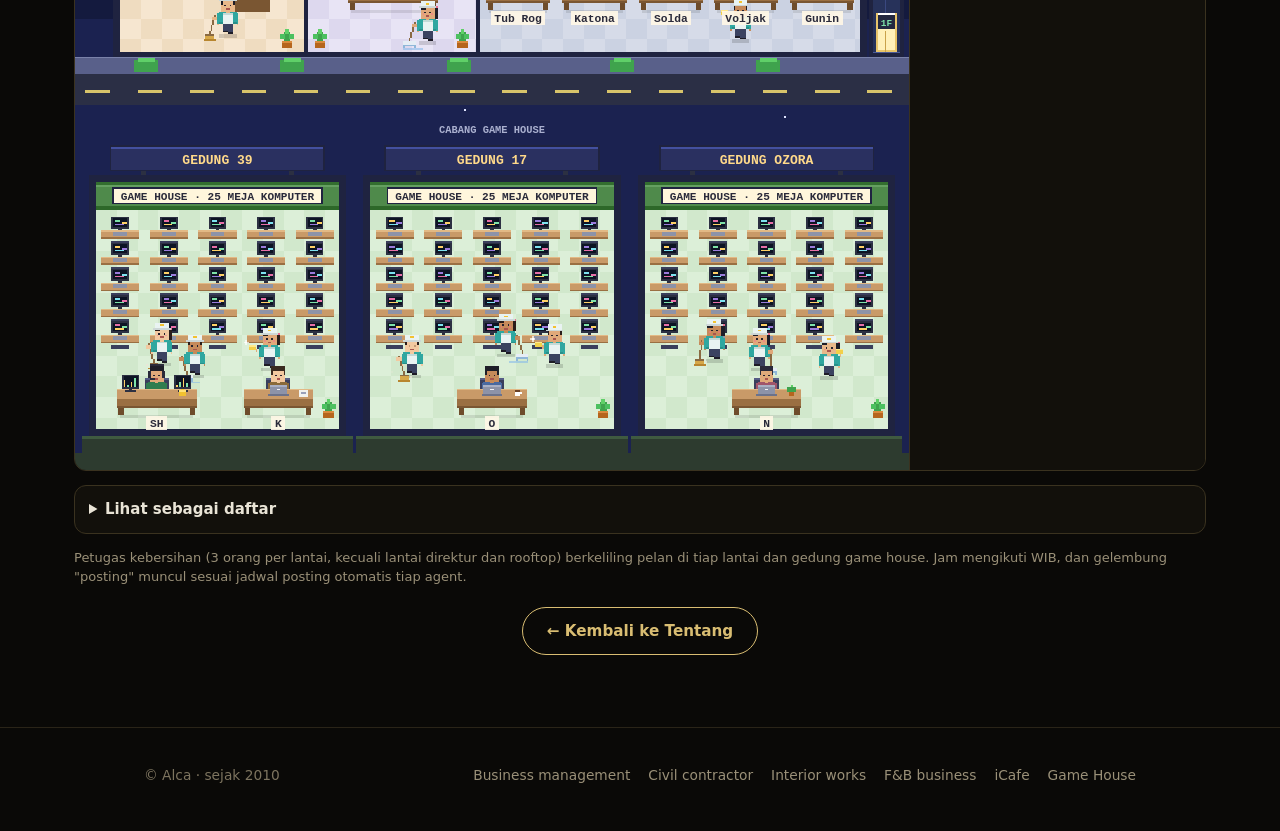
<file: gedung.html>
<!DOCTYPE html>
<html lang="id">
<head>
<meta charset="utf-8">
<meta name="viewport" content="width=device-width, initial-scale=1">
<title>Gedung | Alca</title>
<meta name="description" content="Gedung Alca dan tiga game house (39, 17, Ozora): denah interaktif tempat tim dan agent Alca bekerja.">
<meta name="theme-color" content="#0a0907">
<meta property="og:title" content="Gedung | Alca">
<meta property="og:description" content="Denah interaktif gedung Alca, game house 39, 17, dan Ozora.">
<meta property="og:type" content="website">
<meta property="og:image" content="https://hendryalca-lab.github.io/alca/assets/logo.webp">
<link rel="icon" type="image/webp" href="assets/logo.webp">
<link rel="stylesheet" href="assets/style.css">
<style>
[hidden]{display:none!important}
.top{display:flex;justify-content:space-between;align-items:flex-end;gap:12px;flex-wrap:wrap}
.sub{margin:8px 0 0;color:var(--g-muted);font-size:14px;max-width:64ch}
.clock{display:flex;align-items:center;gap:9px;font:400 11px/1 var(--g-f-pixel);color:var(--g-ink);font-variant-numeric:tabular-nums;background:var(--g-panel);border:1px solid var(--g-line);border-radius:8px;padding:9px 12px}
.clock .dot{width:8px;height:8px;border-radius:50%;background:var(--g-good);box-shadow:0 0 0 0 rgba(126,226,168,.6);animation:pulse 2s infinite}
@keyframes pulse{70%{box-shadow:0 0 0 7px rgba(126,226,168,0)}100%{box-shadow:0 0 0 0 rgba(126,226,168,0)}}
.viewer{position:relative;display:grid;grid-template-columns:minmax(0,1fr);background:#0e0c08;border:1px solid var(--g-line);border-radius:12px;overflow:clip}
.canvasbox{position:relative;min-width:0}
.scroller{overflow-x:auto;overflow-y:hidden;-webkit-overflow-scrolling:touch}
.stage{width:100%;min-width:600px}
canvas#scene{display:block;touch-action:pan-x pan-y}
.right{display:flex;align-items:center;gap:10px}
.tools{display:flex;gap:6px}
.tools button{width:34px;height:34px;border-radius:8px;border:1px solid var(--g-line);background:var(--g-panel);color:var(--g-ink);font:700 18px/1 var(--g-f-body);cursor:pointer}
.tools button:hover{background:var(--g-panel-2)}
button:focus-visible,summary:focus-visible{outline:2px solid var(--g-accent);outline-offset:2px}
/* panel profil: lembar bawah di layar sempit, kolom kanan yang ikut menggulir di layar lebar */
.side{position:sticky;bottom:8px;z-index:3;margin:0 8px 8px;pointer-events:none}
.sidein>*{pointer-events:auto}
.hint{display:none}
.gd-card{position:relative;background:var(--g-panel);border:1px solid var(--g-line);border-radius:12px;padding:12px 14px;box-shadow:0 12px 34px rgba(0,0,0,.55)}
.gd-card .close{position:absolute;top:8px;right:8px;width:30px;height:30px;border:0;border-radius:8px;background:transparent;color:var(--g-muted);font-size:20px;line-height:1;cursor:pointer}
.gd-card .close:hover{background:var(--g-panel-2);color:var(--g-ink)}
.who{display:flex;gap:12px;align-items:center;padding-right:24px}
.who canvas{width:56px;height:56px;border-radius:10px;background:var(--g-panel-2);flex:none}
.who h2{margin:0;font-size:18px;line-height:1.2}
.who p{margin:2px 0 0;color:var(--g-muted);font-size:13px}
.facts{display:grid;grid-template-columns:auto 1fr;gap:5px 14px;margin:12px 0 0}
.facts dt{color:var(--g-muted);font-size:12px;text-transform:uppercase;letter-spacing:.06em;align-self:center}
.facts dd{margin:0;font-size:15px}
.traits{display:flex;flex-wrap:wrap;gap:6px;margin:10px 0 0;padding:0;list-style:none}
.traits li{background:var(--g-panel-2);border:1px solid var(--g-line);border-radius:999px;padding:3px 11px;font-size:13px}
.state{display:inline-flex;align-items:center;gap:7px;margin:10px 0 0;font-size:13px;color:var(--g-good);font-weight:600}
.state::before{content:"";width:8px;height:8px;border-radius:50%;background:var(--g-good)}
.note{margin:10px 0 0;color:var(--g-muted);font-size:13px}
.list{background:var(--g-panel);border:1px solid var(--g-line);border-radius:12px;padding:12px 14px}
.list summary{cursor:pointer;font-weight:600}
.groups{display:grid;grid-template-columns:repeat(auto-fill,minmax(230px,1fr));gap:14px 18px;margin-top:12px}
.groups h3{margin:0 0 6px;font-size:12px;color:var(--g-muted);text-transform:uppercase;letter-spacing:.07em;line-height:1.35}
.groups ul{list-style:none;margin:0;padding:0;display:flex;flex-wrap:wrap;gap:6px}
.groups button{font:inherit;font-size:14px;color:var(--g-ink);background:var(--g-panel-2);border:1px solid var(--g-line);border-radius:8px;padding:5px 11px;cursor:pointer}
.groups button:hover{border-color:var(--g-accent)}
.groups p{margin:0}
.foot{margin:0;color:var(--g-muted);font-size:13px}
@media (min-width:1040px){
  .viewer{grid-template-columns:minmax(0,1fr) 296px}
  .side{position:static;margin:0;border-left:1px solid var(--g-line);background:var(--g-panel);pointer-events:auto}
  .sidein{position:sticky;top:84px;padding:16px}
  .gd-card{background:transparent;border:0;box-shadow:none;padding:0}
  .hint:not([hidden]){display:block;margin:0;color:var(--g-muted);font-size:14px}
  .tools{display:none}
}
.swipe{display:none}
@media (max-width:719px){ .swipe{display:block} }
@media (prefers-reduced-motion:reduce){.clock .dot{animation:none}}

.gd{--g-panel:#12100b;--g-panel-2:#1b1812;--g-ink:#e9e4d6;--g-muted:#9a9078;--g-line:#3a321f;--g-accent:#d9bd72;--g-good:#7ee2a8;
  --g-f-body:system-ui,-apple-system,"Segoe UI",Roboto,sans-serif;--g-f-pixel:ui-monospace,Menlo,Consolas,monospace;
  display:grid;gap:14px;color:var(--g-ink);font-size:15px;line-height:1.5;color-scheme:dark}
.gd-wide{max-width:1180px}
.gd-top{display:flex;justify-content:space-between;align-items:center;gap:12px;flex-wrap:wrap}
.gd .who h2,.gd .groups h3{font-family:var(--g-f-body)}
.gd .who h2{color:var(--g-ink)}
.gd .groups h3{font-weight:600}
.gd-back{margin-top:6px}
</style>
</head>
<body>
<header class="site-header">
<div class="wrap">
<a class="brand" href="index.html"><img src="assets/logo.webp" alt="" width="34" height="36">Alca</a>
<nav class="nav" aria-label="Menu utama">
<a href="index.html">Beranda</a>
<a href="index.html#tentang" aria-current="page">Tentang</a>
<a href="index.html#bidang-usaha">Bidang Usaha</a>
<a href="index.html#kontak">Kontak</a>
</nav>
</div>
</header>
<main>
<div class="page-top">
<div class="wrap crumbs">
<a href="index.html">Beranda</a><span>/</span><a href="index.html#tentang">Tentang</a><span>/</span>Gedung
</div>
<section class="page-hero">
<div class="wrap">
<span class="ico" aria-hidden="true"><svg viewBox="0 0 24 24"><path d="M4 21V5l8-2 8 2v16"/><path d="M2 21h20"/><path d="M9 9h2M13 9h2M9 13h2M13 13h2"/><path d="M10 21v-4h4v4"/></svg></span>
<span class="eyebrow">Tentang</span>
<h1>Gedung Alca</h1>
<p class="lead" id="sub"></p>
</div>
</section>
</div>

<section class="section">
<div class="wrap gd-wide">
<div class="gd">
  <div class="gd-top">
    <span class="eyebrow">Denah interaktif</span>
    <div class="right">
      <div class="tools">
        <button type="button" id="zOut" aria-label="Perkecil denah">&minus;</button>
        <button type="button" id="zIn" aria-label="Perbesar denah">+</button>
      </div>
      <div class="clock"><span class="dot"></span><span><span id="clock">--:--</span> WIB</span></div>
    </div>
  </div>

  <section class="viewer" id="viewer" aria-label="Denah gedung">
    <div class="canvasbox">
      <div class="scroller" id="scroller">
        <div class="stage" id="stage">
          <canvas id="scene" role="img" aria-label="Potongan gedung Alca dari rooftop sampai lantai 1, dan tiga gedung game house: 39, 17, dan Ozora. Buka daftar di bawah untuk melihat profil tiap karakter."></canvas>
        </div>
      </div>
    </div>
    <aside class="side" id="side"><div class="sidein">
      <p class="hint" id="hint">Klik karakter di denah untuk melihat profilnya: nama, gender, umur, tugas, dan sifat.</p>
      <div class="gd-card" id="card" hidden aria-live="polite">
        <button type="button" class="close" id="cardClose" aria-label="Tutup">&times;</button>
        <div class="who">
          <canvas id="avatar" width="56" height="56"></canvas>
          <div><h2 id="cName"></h2><p id="cRoom"></p></div>
        </div>
        <dl class="facts" id="cFacts"></dl>
        <ul class="traits" id="cTraits"></ul>
        <div class="state" id="cState" hidden>Sedang posting</div>
        <p class="note" id="cNote" hidden></p>
      </div>
    </div></aside>
  </section>

  <details class="list">
    <summary>Lihat sebagai daftar</summary>
    <div class="groups" id="groups"></div>
  </details>

  <p class="foot swipe">Geser denah ke samping bila terpotong, atau pakai tombol + dan &minus;.</p>
  <p class="foot">Petugas kebersihan (3 orang per lantai, kecuali lantai direktur dan rooftop) berkeliling pelan di tiap lantai dan gedung game house. Jam mengikuti WIB, dan gelembung "posting" muncul sesuai jadwal posting otomatis tiap agent.</p>
  <noscript><p class="foot">Halaman ini butuh JavaScript untuk menampilkan denah gedung.</p></noscript>
  <div class="actions gd-back"><a class="btn btn-ghost" href="index.html#tentang">&larr; Kembali ke Tentang</a></div>
</div>
</div>
</section>
</main>
<footer class="site-footer">
<div class="wrap">
<span>&copy; Alca &middot; sejak 2010</span>
<nav aria-label="Bidang usaha"><a href="business-management.html">Business management</a><a href="civil-contractor.html">Civil contractor</a><a href="interior-works.html">Interior works</a><a href="fnb-business.html">F&amp;B business</a><a href="icafe.html">iCafe</a><a href="game-house.html">Game House</a></nav>
</div>
</footer>
<script>
(() => {
'use strict';

/* ============ Konstanta & waktu (WIB) ============ */
const W = 480, H = 860;              // ukuran logis kanvas (piksel "seni")
const LH = 76;                       // tinggi satu lantai
const IX0 = 26, IX1 = 452;           // tepi dalam menara Alca
const qs = new URLSearchParams(location.search);
const reduce = !!(window.matchMedia && matchMedia('(prefers-reduced-motion: reduce)').matches);

function wibDate(ms){ return new Date(ms + 7 * 3600e3); }
function wibSec(ms){ const d = wibDate(ms); return d.getUTCHours() * 3600 + d.getUTCMinutes() * 60 + d.getUTCSeconds(); }
let simOffset = 0;                   // ?jam=HH:MM untuk pratinjau jam tertentu
{ const m = /^(\d{1,2}):(\d{2})$/.exec(qs.get('jam') || ''); if (m) simOffset = ((+m[1]) * 3600 + (+m[2]) * 60 - wibSec(Date.now())) * 1000; }
const nowMs = () => Date.now() + simOffset;

/* Jadwal posting otomatis (WIB) dan lama proses (detik), diambil dari riwayat eksekusi n8n. Tanpa polling live. */
const JADWAL = {
  aliana: { t: ['07:30', '12:30', '19:30'], d: 160 },
  lumia:  { t: ['02:30', '09:30', '15:30', '18:30', '21:30'], d: 140 },
  hyzto:  { t: ['12:00', '19:30'], d: 130 },
  lyfe:   { t: ['07:30', '18:00'], d: 60 }
};
const toSec = s => { const [h, m] = s.split(':').map(Number); return h * 3600 + m * 60; };
function isPosting(id, sec){
  if (qs.has('semua')) return !!JADWAL[id];
  const j = JADWAL[id]; if (!j) return false;
  return j.t.some(s => (((sec - toSec(s)) % 86400) + 86400) % 86400 < j.d);
}
function ageOf(lahir, d){
  if (!lahir) return null;
  const [y, m, dd] = lahir.split('-').map(Number);
  let a = d.getUTCFullYear() - y;
  const mo = d.getUTCMonth() + 1, da = d.getUTCDate();
  if (mo < m || (mo === m && da < dd)) a--;
  return a;
}
function skyOf(sec){
  const h = sec / 3600;
  if (h >= 7 && h < 17) return 'day';
  if ((h >= 5 && h < 7) || (h >= 17 && h < 19)) return 'dusk';
  return 'night';
}

/* ============ Tata letak ============ */
const SKY = { day: ['#79c3ef', '#9ad4f5', '#b9e3fa'], dusk: ['#3b3d78', '#a9507a', '#ee9f5f'], night: ['#0d1130', '#141a3e', '#1b2250'] };
const T = {                                         // tema ruangan: [dinding, lantai1, lantai2]
  direktur:    ['#8a5a34', '#ecd8b8', '#e4cda8'],
  manajemen:   ['#3f8a6a', '#dcefe6', '#d0e7db'],
  dev:         ['#5b63b0', '#dfe2f7', '#d4d8f2'],
  sw:          ['#3d8a96', '#d3ecef', '#c8e5e9'],
  sosmed:      ['#b8668a', '#f6dfe9', '#f0d3e0'],
  gh:          ['#4f8a4b', '#dcefd8', '#d1e8cc'],
  kontraktor:  ['#6d6d66', '#e0e0da', '#d6d6cf'],
  interior:    ['#b08a4a', '#f8eed8', '#f2e6cb'],
  tamu:        ['#b5703a', '#f6e6d0', '#efdcc0'],
  resepsionis: ['#7a6aa8', '#e8e4f5', '#ddd8ee'],
  keamanan:    ['#34486e', '#d6dbe8', '#cbd2e2'],
  fnb:         ['#c0623a', '#fbe9d6', '#f4dcc0'],
  icafe:       ['#5a3d8a', '#e6def4', '#dbd1ee'],
  house:       ['#4f8a4b', '#dcefd8', '#d1e8cc']
};
/* Lantai Alca dari atas ke bawah (sesuai tab Gedung; lantai 4 memang tidak ada). */
const LEVELS = [
  { id: 'rt', label: 'ATAP', title: 'Rooftop (helipad)', y: 14, roof: true },
  { id: 'l8', label: '8', title: 'Lantai 8', y: 90,  rooms: [{ id: 'direktur', name: 'Ruang direktur', share: 1, maxPitch: 80 }] },
  { id: 'l7', label: '7', title: 'Lantai 7', y: 166, rooms: [{ id: 'manajemen', name: 'Manajemen bisnis', share: .5, maxPitch: 76 }, { id: 'fnb', name: 'Ruang FnB', share: .25 }, { id: 'icafe', name: 'Ruang iCafe', share: .25 }] },
  { id: 'l6', label: '6', title: 'Lantai 6', y: 242, rooms: [{ id: 'dev', name: 'Developer game', share: .453, maxPitch: 48 }, { id: 'sw', name: 'Software house', share: .547, maxPitch: 48 }] },
  { id: 'l5', label: '5', title: 'Lantai 5', y: 318, rooms: [{ id: 'sosmed', name: 'Agensi sosial media', share: 1, maxPitch: 60 }] },
  { id: 'l3', label: '3', title: 'Lantai 3', y: 394, rooms: [{ id: 'gh', name: 'Game house', share: 1, ax: .28 }] },
  { id: 'l2', label: '2', title: 'Lantai 2', y: 470, rooms: [{ id: 'kontraktor', name: 'Kontraktor sipil', share: .5, maxPitch: 70 }, { id: 'interior', name: 'Desain interior', share: .5, maxPitch: 70 }] },
  { id: 'l1', label: '1', title: 'Lantai 1', y: 546, rooms: [{ id: 'tamu', name: 'Ruangan tamu', share: .25 }, { id: 'resepsionis', name: 'Ruang resepsionis', share: .23 }, { id: 'keamanan', name: 'Ruang keamanan', share: .52, maxPitch: 44 }] }
];
const HY = 690, HW = 148, HH = 150;                       // badan game house
const HOUSES = [
  { id: 'h39', code: '39',    x: 8,   title: 'Gedung 39' },
  { id: 'h17', code: '17',    x: 166, title: 'Gedung 17' },
  { id: 'hoz', code: 'OZORA', x: 324, title: 'Gedung Ozora' }
];
const ROOMS = [];
for (const L of LEVELS){
  if (!L.rooms) continue;
  const gap = 2, total = (IX1 - IX0) - gap * (L.rooms.length - 1);
  let x = IX0;
  L.rooms.forEach((R, i) => {
    const w = i === L.rooms.length - 1 ? IX1 - x : Math.round(R.share * total);
    ROOMS.push(Object.assign({}, R, { level: L, building: 'Gedung Alca', where: L.title, x, y: L.y + 2, w, h: 71, oy: L.y + 21, theme: T[R.id] }));
    x += w + gap;
  });
}
for (const h of HOUSES){
  ROOMS.push({ id: h.id, name: 'Game house', house: h, building: h.title, where: '', x: h.x + 4, y: HY + 4, w: HW - 8, h: HH - 8, oy: HY + 110, maxPitch: 70, theme: T.house });
}
ROOMS.unshift({ id: 'atap', name: 'Helipad', building: 'Gedung Alca', where: 'Rooftop', virtual: true, x: 296, y: LEVELS[0].y + 52, w: 60, h: 24, oy: LEVELS[0].y + 44, theme: T.house });
const ROOM = Object.fromEntries(ROOMS.map(r => [r.id, r]));

/* ============ Data karakter (tab Kantor di sheet Project) ============ */
/* Tanggal lahir penuh dari sheet; yang tampil di halaman hanya umur. Hn tidak punya data lahir/sifat. O: menunggu info. */
const P = 'Perempuan', Lk = 'Lelaki';
const SEC_SKIN = ['#f2c9a0', '#e8b88a', '#e0a97a', '#c68a5a'];
const DATA = [
  // Rooftop: kru penerbangan (duduk standby di bangku dekat helipad)
  { id:'safe', nama:'Safe', room:'atap', bench:true, cx:312, gender:Lk, lahir:'1988-08-14', tugas:'Pilot helikopter', sifat:'Tenang, Teliti, Disiplin',
    look:{ skin:'#e0a97a', hair:'#1e1e28', shirt:'#4b5f7a', style:'short', acc:'glasses headset' } },
  { id:'strong', nama:'Strong', room:'atap', bench:true, cx:338, gender:P, lahir:'1993-01-27', tugas:'Pilot helikopter', sifat:'Tangguh, Fokus, Berani',
    look:{ skin:'#e8b88a', hair:'#2a1d1a', shirt:'#5f6b4a', style:'ponytail', acc:'headset' } },
  // Lantai 8
  { id:'hn', nama:'Hn', room:'direktur', gender:Lk, lahir:null, tugas:'Direktur', sifat:'', minimal:true, exec:true,
    look:{ skin:'#e0a97a', hair:'#1e1e28', shirt:'#2b2f45', style:'short', acc:'suit' }, item:'papers', mon:'hn', dw:84 },
  { id:'reina', nama:'Reina', room:'direktur', cx:386, gender:P, lahir:'2000-05-18', tugas:'Sekretaris', sifat:'Sigap, Rapi, Setia',
    look:{ skin:'#f2c9a0', hair:'#3a2a4a', shirt:'#6f8fe0', style:'bob' }, item:'papers', mon:'single', dw:40 },
  // Lantai 7
  { id:'yllina', nama:'Yllina', room:'manajemen', gender:P, lahir:'2002-03-03', tugas:'Ahli manajemen bisnis', sifat:'Gesit, Rapi, Ceria',
    look:{ skin:'#f2c9a0', hair:'#1e1e28', shirt:'#f08a5d', style:'bob' }, item:'papers' },
  { id:'yrrina', nama:'Yrrina', room:'manajemen', gender:P, lahir:'1996-06-24', tugas:'Ahli manajemen bisnis', sifat:'Strategis, Tenang, Jujur',
    look:{ skin:'#c68a5a', hair:'#2a1d1a', shirt:'#4a7a9a', style:'ponytail' }, item:'mug' },
  { id:'kaina', nama:'Kaina', room:'manajemen', gender:P, lahir:'1999-08-09', tugas:'Ahli manajemen bisnis', sifat:'Cermat, Komunikatif, Tenang',
    look:{ skin:'#e8b88a', hair:'#4a2f1e', shirt:'#5b8def', style:'long' }, item:'plant' },
  { id:'r', nama:'R', room:'fnb', gender:P, lahir:'1991-03-20', tugas:'Ahli F&B', sifat:'Rajin, Jago masak, Tegas',
    look:{ skin:'#f2c9a0', hair:'#2a1d1a', shirt:'#d9503f', style:'ponytail', acc:'chef apron' }, item:'mug' },
  { id:'aw', nama:'AW', room:'icafe', gender:Lk, lahir:'2002-11-06', tugas:'Ahli iCafe', sifat:'Rajin, Inisiatif, Jujur',
    look:{ skin:'#e0a97a', hair:'#1e1e28', shirt:'#2f8fc0', style:'short', acc:'headset' }, item:'mug', mon:'single' },
  // Lantai 6
  { id:'lyxi', nama:'Lyxi', room:'dev', gender:Lk, lahir:'2000-02-11', tugas:'Produser game', sifat:'Berani, Fokus, Tangguh',
    look:{ skin:'#e0a97a', hair:'#3a2a20', shirt:'#c0463c', style:'short' }, item:'mug' },
  { id:'renee', nama:'Renee', room:'dev', gender:P, lahir:'2004-06-17', tugas:'Produser game', sifat:'Imajinatif, Sabar, Ceria',
    look:{ skin:'#e8b88a', hair:'#6a3d8a', shirt:'#3a7bd5', style:'long' }, item:'plant' },
  { id:'mireth', nama:'Mireth', room:'dev', gender:P, lahir:'2004-10-05', tugas:'Produser game', sifat:'Lembut, Telaten, Kreatif',
    look:{ skin:'#f2c9a0', hair:'#2fa58a', shirt:'#8dd3a1', style:'bob' }, item:'plant' },
  { id:'yngwie', nama:'Yngwie', room:'dev', gender:Lk, lahir:'1995-04-08', tugas:'Produser game', sifat:'Analitis, Tenang, Rendah hati',
    look:{ skin:'#c68a5a', hair:'#1e1e28', shirt:'#d8b24a', style:'short' }, item:'papers' },
  { id:'x9', nama:'X9', room:'sw', gender:Lk, lahir:'1997-06-02', tugas:'Ahli perangkat lunak', sifat:'Logis, Teliti, Sabar',
    look:{ skin:'#f2c9a0', hair:'#1e1e28', shirt:'#3d8a96', style:'short', acc:'glasses' }, item:'mug' },
  { id:'reign', nama:'Reign', room:'sw', gender:Lk, lahir:'2003-04-25', tugas:'Ahli perangkat lunak', sifat:'Artistik, Cekatan, Ceria',
    look:{ skin:'#e8b88a', hair:'#8b3a3a', shirt:'#e07a3a', style:'short', acc:'beret' }, item:'papers' },
  { id:'rigg', nama:'Rigg', room:'sw', gender:Lk, lahir:'2001-10-12', tugas:'Ahli perangkat lunak', sifat:'Telaten, Hangat, Praktis',
    look:{ skin:'#c68a5a', hair:'#2a2a3a', shirt:'#6aa86a', style:'short', acc:'chef' }, item:'plant' },
  { id:'yanzhe', nama:'Yanzhe', room:'sw', gender:Lk, lahir:'1998-02-17', tugas:'Ahli perangkat lunak', sifat:'Logis, Tangguh, Rendah hati',
    look:{ skin:'#e0a97a', hair:'#2a2a3a', shirt:'#8a6ad0', style:'short' }, item:'mug' },
  { id:'viz', nama:'Viz', room:'sw', gender:P, lahir:'2003-09-21', tugas:'Ahli perangkat lunak', sifat:'Cekatan, Kreatif, Hangat',
    look:{ skin:'#f2c9a0', hair:'#d8a24a', shirt:'#3fb6a8', style:'ponytail' }, item:'papers' },
  // Lantai 5
  { id:'aliana', nama:'Aliana', room:'sosmed', gender:P, lahir:'2005-03-14', tugas:'Ahli sosial media', sifat:'Kreatif, Teliti, Ramah',
    look:{ skin:'#f2c9a0', hair:'#2a1d1a', shirt:'#e86f8f', style:'long' }, item:'mug' },
  { id:'lumia', nama:'Lumia', room:'sosmed', gender:P, lahir:'2002-07-09', tugas:'Ahli sosial media', sifat:'Gesit, Ceria, Disiplin',
    look:{ skin:'#e8b88a', hair:'#7a3b4a', shirt:'#f2a13c', style:'long' }, item:'plant' },
  { id:'ysabell', nama:'Ysabell', room:'sosmed', gender:P, lahir:'2003-01-27', tugas:'Ahli sosial media', sifat:'Humoris, Hangat, Penasaran',
    look:{ skin:'#f2c9a0', hair:'#4a2f1e', shirt:'#9b7bdc', style:'bob' }, item:'papers' },
  { id:'lyfe', nama:'Lyfe', room:'sosmed', gender:Lk, lahir:'1999-05-22', tugas:'Ahli sosial media', sifat:'Tenang, Bijak, Optimis',
    look:{ skin:'#e0a97a', hair:'#2a2a3a', shirt:'#5aa6c8', style:'short' }, item:'plant' },
  { id:'hyzto', nama:'Hyzto', room:'sosmed', gender:Lk, lahir:'1999-09-03', tugas:'Ahli sosial media', sifat:'Penasaran, Cerdas, Pendongeng',
    look:{ skin:'#c68a5a', hair:'#1e1e28', shirt:'#7a5a3a', style:'short' }, item:'papers' },
  { id:'morgenstern', nama:'Morgenstern', room:'sosmed', gender:P, lahir:'2005-08-30', tugas:'Ahli E-commerce', sifat:'Cermat, Gigih, Murah senyum',
    look:{ skin:'#f2c9a0', hair:'#2b1a2e', shirt:'#d9a441', style:'ponytail' }, item:'mug' },
  { id:'yllara', nama:'Yllara', room:'sosmed', gender:P, lahir:'2001-06-14', tugas:'Ahli platform', sifat:'Imajinatif, Tekun, Optimis',
    look:{ skin:'#e8b88a', hair:'#2a1d1a', shirt:'#c06bd6', style:'bob' }, item:'plant' },
  // Lantai 3
  { id:'roa', nama:'Roa', room:'gh', gender:P, lahir:'2001-08-14', tugas:'HRD', sifat:'Ramah, Sabar, Teliti',
    look:{ skin:'#e8b88a', hair:'#2a1d1a', shirt:'#6aa0e8', style:'long', acc:'headset' }, item:'mug' },
  { id:'iray', nama:'Iray', room:'gh', gender:Lk, lahir:'2001-01-23', tugas:'HRD', sifat:'Santai, Ceria, Penasaran',
    look:{ skin:'#c68a5a', hair:'#3a2a20', shirt:'#e6e6ee', style:'short' }, wander:true },
  // Lantai 2 (meja kosong)
  { id:'kos1', empty:true, nama:'Meja kosong', room:'kontraktor', tugas:'Tim kontraktor sipil', item:'hardhat' },
  { id:'kos2', empty:true, nama:'Meja kosong', room:'kontraktor', tugas:'Tim kontraktor sipil', item:'blueprint' },
  { id:'kos3', empty:true, nama:'Meja kosong', room:'kontraktor', tugas:'Tim kontraktor sipil', item:'papers' },
  { id:'int1', empty:true, nama:'Meja kosong', room:'interior', tugas:'Tim desain interior', item:'swatch' },
  { id:'int2', empty:true, nama:'Meja kosong', room:'interior', tugas:'Tim desain interior', item:'lamp' },
  { id:'int3', empty:true, nama:'Meja kosong', room:'interior', tugas:'Tim desain interior', item:'plant' },
  // Lantai 1: sekuriti (bernama) dan resepsionis (tanpa nama)
  { id:'sek1', nama:'Tub Rog', room:'keamanan', gender:Lk, lahir:'1986-11-10', tugas:'Petugas keamanan', sifat:'Tegas, Setia, Tenang',
    look:{ skin:'#c68a5a', hair:'#1e1e28', shirt:'#1f3560', style:'short', acc:'cap badge' }, item:'mug', mon:'single' },
  { id:'sek2', nama:'Katona', room:'keamanan', gender:P, lahir:'1994-04-12', tugas:'Petugas keamanan', sifat:'Waspada, Sopan, Sabar',
    look:{ skin:'#e8b88a', hair:'#2a1d1a', shirt:'#2f4a7a', style:'ponytail', acc:'cap badge' }, item:'papers', mon:'single' },
  { id:'sek3', nama:'Solda', room:'keamanan', gender:Lk, lahir:'1993-07-30', tugas:'Petugas keamanan', sifat:'Disiplin, Jujur, Ramah',
    look:{ skin:'#e0a97a', hair:'#2a2a3a', shirt:'#2f4a7a', style:'short', acc:'cap badge' }, item:'mug', mon:'single' },
  { id:'sek4', nama:'Voljak', room:'keamanan', gender:Lk, lahir:'1990-02-05', tugas:'Petugas keamanan', sifat:'Tangguh, Teliti, Bertanggung jawab',
    look:{ skin:'#f2c9a0', hair:'#3a2a20', shirt:'#2f4a7a', style:'short', acc:'cap badge' }, item:'papers', mon:'single' },
  { id:'sek5', nama:'Gunin', room:'keamanan', gender:P, lahir:'1997-08-16', tugas:'Petugas keamanan', sifat:'Sigap, Ramah, Tulus',
    look:{ skin:'#c68a5a', hair:'#1e1e28', shirt:'#2f4a7a', style:'ponytail', acc:'cap badge' }, item:'plant', mon:'single' },
  { id:'resp', anon:true, nama:'Resepsionis', room:'resepsionis', gender:P, lahir:'1998-04-09', tugas:'Menyambut tamu di meja resepsionis', sifat:'Ramah, Santun, Cekatan',
    look:{ skin:'#f2c9a0', hair:'#2a1d1a', shirt:'#7a6aa8', style:'ponytail', acc:'headset' }, item:'bell', mon:'single', dw:52 },
  // Game house 39, 17, Ozora
  { id:'sh', nama:'SH', room:'h39', gender:Lk, lahir:'1996-09-12', tugas:'Head admin', sifat:'Tekun, Jujur, Bertanggung jawab',
    look:{ skin:'#e0a97a', hair:'#1e1e28', shirt:'#2f7d4f', style:'short', acc:'headset' }, item:'coins', mon:'dual', dw:46 },
  { id:'k', nama:'K', room:'h39', gender:Lk, lahir:'1997-03-12', tugas:'Deputy head admin', sifat:'Inisiatif, Ramah, Rajin',
    look:{ skin:'#f2c9a0', hair:'#3a2a20', shirt:'#8a6a3a', style:'short' }, item:'papers' },
  { id:'o', nama:'O', room:'h17', gender:Lk, lahir:null, tugas:'Admin', sifat:'Rajin, Jujur, Disiplin', umurPending:true,
    look:{ skin:'#c68a5a', hair:'#1e1e28', shirt:'#4a6aa0', style:'short' }, item:'mug' },
  { id:'n', nama:'N', room:'hoz', gender:Lk, lahir:'1996-07-02', tugas:'Admin', sifat:'Tegas, Jujur, Disiplin',
    look:{ skin:'#e0a97a', hair:'#2a2a3a', shirt:'#a0556a', style:'short' }, item:'plant' }
];

/* ============ Alat gambar (rect dibulatkan ke piksel, tanpa celah) ============ */
function gfx(c, s){
  return {
    c, s,
    R(x, y, w, h, col){
      const x0 = Math.round(x * s), y0 = Math.round(y * s);
      c.fillStyle = col;
      c.fillRect(x0, y0, Math.round((x + w) * s) - x0, Math.round((y + h) * s) - y0);
    },
    font(size, weight){ c.font = (weight || 'bold') + ' ' + (size * s) + 'px ui-monospace,Menlo,Consolas,"Courier New",monospace'; },
    T(txt, x, y, size, col, align){ this.font(size); c.fillStyle = col; c.textAlign = align || 'left'; c.textBaseline = 'alphabetic'; c.fillText(txt, x * s, y * s); },
    M(txt, size){ this.font(size); return c.measureText(txt).width / s; }
  };
}
function shade(hex, amt){
  const n = parseInt(hex.slice(1), 16);
  const f = v => Math.max(0, Math.min(255, v + amt));
  return '#' + [(n >> 16) & 255, (n >> 8) & 255, n & 255].map(f).map(v => v.toString(16).padStart(2, '0')).join('');
}
const hash = s => { let h = 7; for (let i = 0; i < s.length; i++) h = (h * 31 + s.charCodeAt(i)) | 0; return Math.abs(h); };
function disc(g, cx, cy, r, col){ for (let y = -r; y <= r; y++){ const w = Math.round(Math.sqrt(r * r - y * y)); g.R(cx - w, cy + y, 2 * w, 1, col); } }
function ellipse(g, cx, cy, rx, ry, col){ for (let y = -ry; y <= ry; y++){ const w = Math.round(rx * Math.sqrt(1 - (y * y) / (ry * ry))); g.R(cx - w, cy + y, 2 * w, 1, col); } }

/* ============ Dekorasi ============ */
function plant(g, x, y){
  g.R(x + 1, y + 8, 6, 4, '#b5651d'); g.R(x + 1, y + 8, 6, 1, '#d98a3d');
  g.R(x + 2, y + 3, 4, 5, '#3fa34d'); g.R(x, y + 4, 3, 3, '#4cc060'); g.R(x + 5, y + 4, 3, 3, '#4cc060'); g.R(x + 3, y + 1, 2, 3, '#5fd068');
}
function sofa(g, x, y, w){
  g.R(x, y, w, 7, '#8a5fa8'); g.R(x, y + 6, w, 9, '#a176c0');
  g.R(x, y + 3, 4, 12, '#7a4f98'); g.R(x + w - 4, y + 3, 4, 12, '#7a4f98');
  g.R(x + 2, y + 15, 3, 2, '#4a3a2a'); g.R(x + w - 5, y + 15, 3, 2, '#4a3a2a');
}
function arcade(g, x, y){
  g.R(x, y, 14, 24, '#3a3f8c'); g.R(x + 1, y, 12, 1, '#5560c0');
  g.R(x + 2, y + 3, 10, 8, '#0d1424'); g.R(x + 3, y + 4, 8, 6, '#7ee2f0'); g.R(x + 6, y + 6, 2, 2, '#ffd166');
  g.R(x + 2, y + 13, 10, 5, '#2c3070'); g.R(x + 4, y + 14, 1, 2, '#e05a5a'); g.R(x + 8, y + 15, 2, 2, '#f2c230');
  g.R(x, y + 24, 14, 2, '#22265c');
}
function shelf(g, x, y, w){
  g.R(x, y, w, 16, '#7a5632'); g.R(x + 1, y + 1, w - 2, 14, '#4a3320'); g.R(x + 1, y + 8, w - 2, 1, '#7a5632');
  const cols = ['#c0463c', '#3a7bd5', '#f2c230', '#4fc3a1', '#9b7bdc'];
  for (let i = 0; i < Math.floor((w - 3) / 2); i++){ g.R(x + 2 + i * 2, y + 3, 1, 5, cols[i % 5]); g.R(x + 2 + i * 2, y + 10, 1, 5, cols[(i + 2) % 5]); }
}
function windowPane(g, x, y){
  g.R(x, y, 16, 11, '#f2f7ff'); g.R(x + 1, y + 1, 14, 9, '#8fcdf2'); g.R(x + 7, y + 1, 2, 9, '#f2f7ff'); g.R(x + 1, y + 5, 14, 1, '#f2f7ff'); g.R(x + 2, y + 2, 3, 2, '#c8e8fb');
}
function windows(g, r, n){
  const cx = r.x + r.w / 2;
  for (let k = 0; k < n; k++){
    const lx = cx - 52 - 22 * k - 16, rx = cx + 52 + 22 * k;
    if (lx > r.x + 40) windowPane(g, lx, r.y + 4);
    if (rx + 16 < r.x + r.w - 40) windowPane(g, rx, r.y + 4);
  }
}
function heart(g, x, y, col){ g.R(x + 1, y, 2, 1, col); g.R(x + 4, y, 2, 1, col); g.R(x, y + 1, 7, 2, col); g.R(x + 1, y + 3, 5, 1, col); g.R(x + 2, y + 4, 3, 1, col); g.R(x + 3, y + 5, 1, 1, col); }
function whiteboard(g, x, y, w){
  g.R(x, y, w, 13, '#7a7a82'); g.R(x + 1, y + 1, w - 2, 11, '#f6f6f2');
  const hs = [3, 5, 4, 7, 6, 8], cs = ['#4a8dd8', '#4fc3a1', '#f2c230', '#e86f8f', '#9b7bdc', '#4a8dd8'];
  for (let i = 0; i < Math.floor((w - 6) / 7); i++) g.R(x + 4 + i * 7, y + 11 - hs[i % 6], 4, hs[i % 6], cs[i % 6]);
}
function cone(g, x, y){ g.R(x + 2, y, 3, 2, '#e8702a'); g.R(x + 1, y + 2, 5, 3, '#e8702a'); g.R(x + 2, y + 2, 3, 1, '#f4f4f4'); g.R(x, y + 5, 7, 1, '#c85a1c'); }
function blueprint(g, x, y){ g.R(x, y, 26, 12, '#7a5632'); g.R(x + 1, y + 1, 24, 10, '#9bc4f0'); g.R(x + 3, y + 3, 14, 1, '#fff'); g.R(x + 3, y + 5, 9, 1, '#fff'); g.R(x + 3, y + 8, 18, 1, '#fff'); g.R(x + 19, y + 3, 4, 4, '#fff'); }

const DECO = {
  direktur(g, r){
    const cx = r.x + r.w / 2, ry = r.y + 24;
    g.R(cx - 88, ry, 176, 42, '#9c3d3a'); g.R(cx - 86, ry + 2, 172, 38, '#b5524e'); g.R(cx - 82, ry + 6, 164, 30, '#9c3d3a'); g.R(cx - 80, ry + 8, 160, 26, '#b5524e');
    shelf(g, r.x + 4, r.y, 34); windows(g, r, 4);
    // pintu masuk di sisi kanan (dekat lift), meja sekretaris di sebelahnya
    const dx = r.x + r.w - 24, dy = r.y + 4;
    g.R(dx - 2, dy - 2, 18, 51, '#4a3320'); g.R(dx, dy, 14, 47, '#8a5a34'); g.R(dx, dy, 1, 47, '#a37042');
    g.R(dx + 2, dy + 3, 10, 18, '#9c6a40'); g.R(dx + 2, dy + 25, 10, 19, '#9c6a40'); g.R(dx + 2, dy + 23, 2, 3, '#f2c230');
    plant(g, r.x + 4, r.y + r.h - 14); plant(g, r.x + r.w - 12, r.y + r.h - 14);
  },
  manajemen(g, r){
    whiteboard(g, r.x + 14, r.y + 2, 40); whiteboard(g, r.x + r.w - 54, r.y + 2, 40); windows(g, r, 2);
    plant(g, r.x + 4, r.y + r.h - 14); plant(g, r.x + r.w - 12, r.y + r.h - 14);
  },
  fnb(g, r){
    // kulkas di kiri, kompor dan panci di kanan, peralatan masak tergantung di dinding
    const fx = r.x + 3, fy = r.y + 20;
    g.R(fx, fy, 14, 28, '#c9d3dc'); g.R(fx, fy, 14, 1, '#e8eef3'); g.R(fx + 1, fy + 1, 12, 12, '#dfe6ec'); g.R(fx + 1, fy + 15, 12, 12, '#dfe6ec');
    g.R(fx, fy + 14, 14, 1, '#8f9aa6'); g.R(fx + 10, fy + 4, 1, 5, '#8f9aa6'); g.R(fx + 10, fy + 17, 1, 5, '#8f9aa6'); g.R(fx, fy + 27, 14, 1, '#8f9aa6');
    const sx = r.x + r.w - 30, sy = r.y + 26;
    g.R(sx, sy + 8, 27, 14, '#7a5632'); g.R(sx, sy + 7, 27, 2, '#b8bcc8'); g.R(sx, sy + 7, 27, 1, '#dfe3ec');
    g.R(sx + 3, sy + 6, 8, 1, '#2a2a3a'); g.R(sx + 15, sy + 6, 8, 1, '#2a2a3a');
    g.R(sx + 3, sy, 8, 6, '#9aa0b0'); g.R(sx + 3, sy, 8, 1, '#c8cedc'); g.R(sx + 2, sy + 1, 1, 2, '#9aa0b0'); g.R(sx + 11, sy + 1, 1, 2, '#9aa0b0');
    g.R(sx + 17, sy + 3, 4, 3, '#c0463c'); g.R(sx + 16, sy + 5, 6, 1, '#8a2f28');
    g.R(sx + 8, sy + 12, 11, 7, '#2a2a3a'); g.R(sx + 9, sy + 13, 9, 1, '#555a70');
    disc(g, r.x + r.w - 10, r.y + 8, 4, '#3a3f4a'); g.R(r.x + r.w - 7, r.y + 7, 5, 2, '#3a3f4a');
    g.R(r.x + 14, r.y + 4, 1, 8, '#c8cedc'); g.R(r.x + 12, r.y + 3, 5, 3, '#c8cedc');
    plant(g, r.x + r.w - 44, r.y + r.h - 14);
  },
  icafe(g, r){
    // dua bilik komputer di kiri dan kanan meja pengelola
    pcFrame(g, r.x + 17, r.y + 34); pcFrame(g, r.x + r.w - 17, r.y + 34);
    g.R(r.x + 8, r.y + 4, 1, 9, '#e0a8ff'); g.R(r.x + 8, r.y + 4, 8, 1, '#e0a8ff'); g.R(r.x + r.w - 17, r.y + 12, 9, 1, '#7ee2f0'); g.R(r.x + r.w - 9, r.y + 4, 1, 9, '#7ee2f0');
    plant(g, r.x + 3, r.y + r.h - 14); plant(g, r.x + r.w - 11, r.y + r.h - 14);
  },
  dev(g, r){ windows(g, r, 1); plant(g, r.x + 2, r.y + r.h - 14); plant(g, r.x + r.w - 10, r.y + r.h - 14); },
  sw(g, r){ windows(g, r, 1); plant(g, r.x + 2, r.y + r.h - 14); plant(g, r.x + r.w - 10, r.y + r.h - 14); },
  sosmed(g, r){
    windows(g, r, 3); heart(g, r.x + 8, r.y + 5, '#e8517c'); heart(g, r.x + r.w - 16, r.y + 5, '#e8517c');
    plant(g, r.x + 3, r.y + r.h - 14); plant(g, r.x + r.w - 11, r.y + r.h - 14);
  },
  gh(g, r){
    shelf(g, r.x + 6, r.y, 40); windows(g, r, 3);
    arcade(g, r.x + r.w * .60, r.y + 22); arcade(g, r.x + r.w * .60 + 18, r.y + 22);
    sofa(g, r.x + r.w * .80, r.y + 32, 48);
    plant(g, r.x + 3, r.y + r.h - 14); plant(g, r.x + r.w - 11, r.y + r.h - 14);
  },
  kontraktor(g, r){
    blueprint(g, r.x + 10, r.y + 2); blueprint(g, r.x + r.w - 36, r.y + 2);
    for (let i = 0; i * 6 < r.w; i++) g.R(r.x + i * 6, r.y + r.h - 4, Math.min(6, r.w - i * 6), 4, i % 2 ? '#f2c230' : '#2a2a2a');
    cone(g, r.x + 4, r.y + r.h - 12); cone(g, r.x + r.w - 11, r.y + r.h - 12);
  },
  interior(g, r){
    g.R(r.x + 10, r.y + 2, 38, 13, '#7a5632'); g.R(r.x + 11, r.y + 3, 36, 11, '#fff6dc');
    ['#e05a5a', '#e0b45a', '#5aa0e0', '#6aa86a', '#9b7bdc', '#d8d0c0'].forEach((c, i) => g.R(r.x + 13 + i * 6, r.y + 5, 5, 7, c));
    plant(g, r.x + 3, r.y + r.h - 14); plant(g, r.x + r.w - 11, r.y + r.h - 14);
  },
  tamu(g, r){
    g.R(r.x + 3, r.y + 3, 16, 11, '#4a3320'); g.R(r.x + 4, r.y + 4, 14, 9, '#8fcdf2'); g.R(r.x + 4, r.y + 9, 14, 4, '#6fb36a');
    g.R(r.x + r.w - 19, r.y + 3, 16, 11, '#4a3320'); g.R(r.x + r.w - 18, r.y + 4, 14, 9, '#f2c9a0'); g.R(r.x + r.w - 14, r.y + 6, 6, 5, '#c0463c');
    sofa(g, r.x + 10, r.y + 24, 44);
    g.R(r.x + 62, r.y + 40, 24, 8, '#7a5632'); g.R(r.x + 62, r.y + 40, 24, 1, '#a07848');
    plant(g, r.x + r.w - 14, r.y + r.h - 14);
  },
  resepsionis(g, r){
    plant(g, r.x + 3, r.y + r.h - 14); plant(g, r.x + r.w - 12, r.y + r.h - 14);
  },
  keamanan(g, r){
    const sc = (x) => { g.R(x, r.y + 3, 15, 11, '#1a1d2e'); g.R(x + 1, r.y + 4, 13, 9, '#0d1424'); g.R(x + 2, r.y + 5, 5, 3, '#2a5a48'); g.R(x + 8, r.y + 5, 5, 3, '#2a4a5a'); g.R(x + 2, r.y + 9, 11, 3, '#2a3a4a'); };
    [8, 26, 44].forEach(dx => sc(r.x + dx)); [r.w - 59, r.w - 41, r.w - 23].forEach(dx => sc(r.x + dx));
  }
};

/* ============ Lapisan statis ============ */
function drawRoofTop(g, L){
  const y = L.y;
  // dek atap
  g.R(IX0 - 4, y + 52, IX1 - IX0 + 8, 24, '#1f2340');
  g.R(IX0, y + 52, IX1 - IX0, 20, '#6d7390');
  for (let x = IX0; x < IX1; x += 20) g.R(x, y + 52, 1, 20, '#5d6380');
  g.R(IX0, y + 52, IX1 - IX0, 1, '#8a90ad'); g.R(IX0, y + 71, IX1 - IX0, 1, '#565c78');
  // pagar depan
  g.R(IX0 - 4, y + 44, 4, 8, '#1f2340'); g.R(IX1, y + 44, 4, 8, '#1f2340');
  // papan nama ALCA
  g.R(40, y + 40, 3, 14, '#2c3042'); g.R(112, y + 40, 3, 14, '#2c3042');
  g.R(34, y + 12, 86, 30, '#1f2340'); g.R(36, y + 14, 82, 26, '#2a3060'); g.R(36, y + 14, 82, 1, '#4350a0');
  g.T('ALCA', 77, y + 33, 15, '#ffd98a', 'center');
  // pusat tangga atap
  g.R(364, y + 26, 54, 28, '#7d8296'); g.R(364, y + 26, 54, 3, '#9aa0b8'); g.R(386, y + 36, 10, 18, '#3a4058'); g.R(388, y + 38, 6, 16, '#8fcdf2');
  g.R(402, y + 34, 10, 8, '#c8d0e8'); g.R(404, y + 36, 6, 4, '#8a90ad');
  // tangki air + antena
  g.R(430, y + 36, 14, 16, '#a0a8c0'); g.R(430, y + 36, 14, 3, '#c8d0e8'); g.R(432, y + 52, 2, 3, '#555'); g.R(440, y + 52, 2, 3, '#555');
  g.R(150, y + 22, 2, 30, '#555'); g.R(146, y + 28, 10, 1, '#555'); g.R(147, y + 34, 8, 1, '#555');
  // helipad
  const cx = 238, cy = y + 62;
  ellipse(g, cx, cy, 52, 9, '#f2c230'); ellipse(g, cx, cy, 49, 7, '#363b54');
  g.R(cx - 10, cy - 4, 3, 9, '#f4f4f4'); g.R(cx + 7, cy - 4, 3, 9, '#f4f4f4'); g.R(cx - 7, cy - 1, 14, 3, '#f4f4f4');
}
function drawRoom(g, r){
  const th = r.theme, ry = r.y;
  g.R(r.x, ry, r.w, r.h, th[1]);
  for (let ty = 0; ry + 16 + ty * 12 < ry + r.h; ty++){
    for (let tx = 0; tx * 12 < r.w; tx++){
      if ((tx + ty) % 2) continue;
      const x = r.x + tx * 12, y = ry + 16 + ty * 12;
      g.R(x, y, Math.min(12, r.x + r.w - x), Math.min(12, ry + r.h - y), th[2]);
    }
  }
  g.R(r.x, ry, r.w, 16, th[0]);
  g.R(r.x, ry, r.w, 2, shade(th[0], -28)); g.R(r.x, ry + 14, r.w, 2, shade(th[0], -34)); g.R(r.x, ry + 2, r.w, 1, shade(th[0], 22));
}
function plaque(g, r, text){
  const nm = text.toUpperCase();
  let size = 6.4; while (g.M(nm, size) > r.w - 22 && size > 4.2) size -= 0.4;
  const tw = g.M(nm, size), pw = tw + 10, px = r.x + (r.w - pw) / 2;
  g.R(px, r.y + 3, pw, 10, '#1f2340'); g.R(px + 1, r.y + 4, pw - 2, 8, '#fff6dc');
  g.T(nm, r.x + r.w / 2, r.y + 3 + 7.2, size, '#2a2a3a', 'center');
}
function pcFrame(g, cx, ry){
  g.R(cx - 5, ry, 10, 7, '#2c3042'); g.R(cx - 1, ry + 7, 2, 1, '#2c3042');
  g.R(cx - 11, ry + 8, 22, 4, '#c99a68'); g.R(cx - 11, ry + 8, 22, 1, '#e2b985'); g.R(cx - 11, ry + 12, 22, 1, '#9a6f42');
  g.R(cx - 4, ry + 9, 8, 2, '#8d93a8');
  g.R(cx - 5, ry + 14, 10, 2, '#3a3f5c');
}
const PC_COLS = 5, PC_ROWS = 5;
function pcPos(h, i, j){ return { cx: h.x + 4 + 14 + 28 * i, ry: HY + 24 + 15 * j }; }

function drawHouse(g, h){
  const bx = h.x, by = HY, r = ROOM[h.id];
  // papan atap
  g.R(bx + 12, by - 17, 124, 15, '#1f2340'); g.R(bx + 13, by - 16, 122, 13, '#2a3060'); g.R(bx + 13, by - 16, 122, 1, '#4350a0');
  g.T('GEDUNG ' + h.code, bx + 74, by - 6, 7.5, '#ffd98a', 'center');
  g.R(bx + 30, by - 2, 3, 2, '#2c3042'); g.R(bx + 115, by - 2, 3, 2, '#2c3042');
  // badan
  g.R(bx, by, HW, HH, '#1f2340');
  drawRoom(g, r);
  plaque(g, r, 'Game house · 25 meja komputer');
  for (let j = 0; j < PC_ROWS; j++) for (let i = 0; i < PC_COLS; i++){ const p = pcPos(h, i, j); pcFrame(g, p.cx, p.ry); }
  plant(g, bx + HW - 14, by + HH - 22);
  // tanah
  g.R(bx - 4, by + HH, HW + 8, 10, '#2d3b2f'); g.R(bx - 4, by + HH, HW + 8, 2, '#3f5a40');
}

function drawStatic(g, phase){
  const sk = SKY[phase];
  g.R(0, 0, W, 300, sk[0]); g.R(0, 300, W, 300, sk[1]); g.R(0, 600, W, H - 600, sk[2]);
  if (phase === 'night' || phase === 'dusk'){
    let s = 11;
    for (let i = 0; i < 54; i++){ s = (s * 1103515245 + 12345) & 0x7fffffff; const x = s % W; s = (s * 1103515245 + 12345) & 0x7fffffff; const y = s % 660; g.R(x, y, 1, 1, phase === 'night' ? '#dfe4ff' : '#f8d8e0'); }
  }
  if (phase === 'night'){ disc(g, 396, 28, 7, '#f4f1d8'); disc(g, 399, 26, 6, sk[0]); }
  else if (phase === 'day'){ disc(g, 396, 28, 7, '#ffe27a'); g.R(388, 14, 16, 1, '#ffe9a0'); }
  else { disc(g, 396, 34, 7, '#ffd08a'); }
  if (phase === 'day'){
    [[64, 24, 28], [150, 6, 22], [312, 34, 26], [420, 60, 22], [30, 690, 26], [250, 658, 24], [440, 668, 24]].forEach(([x, y, w]) => { g.R(x, y + 4, w, 5, '#ffffff'); g.R(x + 4, y, w - 12, 5, '#ffffff'); g.R(x, y + 8, w, 1, '#d6ecfa'); });
  }
  // menara Alca: badan luar
  g.R(IX0 - 4, 90, IX1 - IX0 + 8, 622 - 90, '#1f2340');
  drawRoofTop(g, LEVELS[0]);
  for (const r of ROOMS){
    if (r.house || r.virtual) continue;
    drawRoom(g, r); plaque(g, r, r.name);
    DECO[r.id] && DECO[r.id](g, r);
  }
  // sekat kaca antar ruangan (lorong depan tetap terbuka)
  for (const r of ROOMS){ if (r.house || r.virtual) continue; if (r.x > IX0) g.R(r.x - 2, r.y, 2, 50, '#1f2340'); }
  // pelat nomor lantai
  for (const L of LEVELS){
    g.R(2, L.y + 6, 20, 14, '#1f2340'); g.R(3, L.y + 7, 18, 12, '#2a3060'); g.R(3, L.y + 7, 18, 1, '#4350a0');
    g.T(L.label, 12, L.y + (L.roof ? 15.5 : 17), L.roof ? 5.6 : 9, '#ffd98a', 'center');
  }
  // lift kaca di sisi kanan
  g.R(457, 44, 20, 578, '#1f2340'); g.R(459, 46, 16, 574, '#27325a'); g.R(466, 46, 1, 574, '#3a4880');
  for (const L of LEVELS) g.R(459, L.y + 73, 16, 1, '#4a5a98');
  // trotoar, jalan
  g.R(0, 622, W, 10, '#59608a'); g.R(0, 622, W, 1, '#7a82aa');
  [34, 118, 214, 308, 392].forEach(x => { g.R(x, 624, 14, 7, '#3fa34d'); g.R(x + 2, 623, 10, 2, '#5fd068'); });
  g.R(0, 632, W, 18, '#2b2f45'); for (let x = 6; x < W; x += 30) g.R(x, 641, 14, 2, '#d8c46a');
  g.T('CABANG GAME HOUSE', W / 2, 666, 6, phase === 'day' ? '#2a3a5a' : '#aab0cf', 'center');
  for (const h of HOUSES) drawHouse(g, h);
  g.R(0, HY + HH + 10, W, H - HY - HH - 10, '#2d3b2f');
}

/* ============ Karakter ============ */
function drawPerson(g, ox, oy, L, o){
  const b = o.bob ? 1 : 0, hy = oy + b, f = !!L.f, skin = L.skin, hair = L.hair, A = L.acc || '', has = k => A.indexOf(k) >= 0;
  if (L.style === 'long') g.R(ox + 1, hy + 1, 10, 12, hair);
  else if (L.style === 'bob') g.R(ox + 1, hy + 1, 10, 8, hair);
  const shirt = L.shirt;
  g.R(ox + 1, oy + 9, 10, 7, shirt); g.R(ox, oy + 10, 1, 6, shirt); g.R(ox + 11, oy + 10, 1, 6, shirt);
  g.R(ox + 1, oy + 15, 10, 1, 'rgba(0,0,0,0.14)');
  if (has('suit')){ g.R(ox + 4, oy + 9, 4, 5, '#f4f4f4'); g.R(ox + 5, oy + 10, 2, 5, '#c0392b'); }
  if (has('tie')){ g.R(ox + 4, oy + 9, 4, 3, '#f4f4f4'); g.R(ox + 5, oy + 10, 2, 5, '#2b3a8a'); }
  if (has('badge')) g.R(ox + 8, oy + 11, 2, 2, '#f2c230');
  if (has('apron')){ g.R(ox + 3, oy + 10, 6, 6, '#e9f3f2'); g.R(ox + 3, oy + 10, 6, 1, '#c3dad7'); }
  if (L.style === 'long'){ g.R(ox + 1, oy + 9, 2, 5, hair); g.R(ox + 9, oy + 9, 2, 5, hair); }
  g.R(ox + 5, oy + 9, 2, 1, skin);
  g.R(ox + 2, hy + 1, 8, 8, skin);
  g.R(ox + 2, hy, 8, 3, hair);
  if (!f){ g.R(ox + 2, hy + 3, 1, 2, hair); g.R(ox + 9, hy + 3, 1, 2, hair); }
  else { g.R(ox + 2, hy + 3, 3, 1, hair); }
  if (L.style === 'ponytail'){ g.R(ox + 10, hy + 2, 2, 7, hair); g.R(ox + 10, hy + 2, 2, 1, '#e86f8f'); }
  const eye = o.blink ? shade(skin, -45) : '#23202e';
  if (has('glasses')){
    g.R(ox + 3, hy + 4, 3, 3, '#1d1d2b'); g.R(ox + 6, hy + 4, 3, 3, '#1d1d2b');
    g.R(ox + 4, hy + 5, 1, 1, o.blink ? shade(skin, -20) : '#cfe9ff'); g.R(ox + 7, hy + 5, 1, 1, o.blink ? shade(skin, -20) : '#cfe9ff');
  } else { g.R(ox + 4, hy + 5, 1, 1, eye); g.R(ox + 7, hy + 5, 1, 1, eye); }
  g.R(ox + 5, hy + 7, 2, 1, '#a8554f');
  if (f){ g.R(ox + 3, hy + 6, 1, 1, 'rgba(255,110,140,0.5)'); g.R(ox + 8, hy + 6, 1, 1, 'rgba(255,110,140,0.5)'); }
  if (has('headset')){ g.R(ox + 1, hy + 3, 2, 4, '#2a2a3a'); g.R(ox + 9, hy + 3, 2, 4, '#2a2a3a'); g.R(ox + 2, hy - 1, 8, 1, '#2a2a3a'); g.R(ox + 2, hy + 7, 3, 1, '#2a2a3a'); }
  if (has('chef')){ g.R(ox + 2, hy - 1, 8, 3, '#f4f4f4'); g.R(ox + 3, hy - 4, 6, 4, '#f4f4f4'); g.R(ox + 4, hy - 5, 4, 1, '#f4f4f4'); g.R(ox + 2, hy + 1, 8, 1, '#d8d8e0'); }
  if (has('beret')){ g.R(ox + 1, hy, 10, 2, '#c0463c'); g.R(ox + 3, hy - 1, 6, 1, '#c0463c'); g.R(ox + 6, hy - 2, 1, 1, '#a03228'); }
  if (has('cap')){
    const cc = L.cap || shade(shirt, -6);
    g.R(ox + 2, hy - 1, 8, 4, cc); g.R(ox + 1, hy + 2, 10, 1, shade(cc, -28)); g.R(ox + 5, hy, 2, 1, '#f2c230');
  }
  if (o.stand){
    const pants = '#3b4260', shoe = '#1e1c26', s = o.step ? 1 : 0, lh = s ? 5 : 4, rh = s ? 4 : 5;
    g.R(ox + 3, oy + 16, 3, lh, pants); g.R(ox + 6, oy + 16, 3, rh, pants);
    g.R(ox + 3, oy + 16 + lh, 3, 1, shoe); g.R(ox + 6, oy + 16 + rh, 3, 1, shoe);
    g.R(ox, oy + 16, 1, 1, skin); g.R(ox + 11, oy + 16, 1, 1, skin);
    g.R(ox + 1, oy + 22, 10, 2, 'rgba(0,0,0,0.15)');
  }
}
function monitor(g, x, y, t, seed){
  g.R(x, y, 10, 8, '#2c3042'); g.R(x + 1, y + 1, 8, 6, '#0d1424');
  for (let i = 0; i < 4; i++){ const h = 1 + ((Math.floor(t * 1.4) + i * 2 + seed) % 5); g.R(x + 1 + i * 2, y + 7 - h, 1, h, i % 2 ? '#7ee2a8' : '#ffd166'); }
  g.R(x + 4, y + 8, 2, 1, '#2c3042'); g.R(x + 2, y + 9, 6, 1, '#2c3042');
}
function deskItem(g, kind, cx, oy, dw){
  const e = Math.min(13, dw / 2 - 5);
  switch (kind){
    case 'mug': g.R(cx + e, oy + 14, 3, 3, '#ffffff'); g.R(cx + e, oy + 14, 3, 1, '#6b4226'); g.R(cx + e + 3, oy + 15, 1, 1, '#ffffff'); break;
    case 'plant': g.R(cx + e, oy + 15, 3, 2, '#b5651d'); g.R(cx + e - 1, oy + 12, 5, 3, '#3fa34d'); g.R(cx + e + 1, oy + 11, 1, 1, '#5fd068'); break;
    case 'papers': g.R(cx + e - 1, oy + 14, 5, 4, '#f2f2ee'); g.R(cx + e, oy + 15, 3, 1, '#9aa0b8'); break;
    case 'coins': g.R(cx + e, oy + 15, 4, 2, '#f2c230'); g.R(cx + e, oy + 14, 4, 1, '#ffe27a'); g.R(cx + e + 1, oy + 13, 2, 1, '#f2c230'); break;
    case 'hardhat': g.R(cx + 11, oy + 13, 6, 3, '#f2c230'); g.R(cx + 10, oy + 16, 8, 1, '#d8a820'); break;
    case 'blueprint': g.R(cx - 14, oy + 14, 10, 4, '#9bc4f0'); g.R(cx - 13, oy + 15, 8, 1, '#ffffff'); g.R(cx - 13, oy + 17, 5, 1, '#ffffff'); break;
    case 'swatch': g.R(cx + 11, oy + 14, 2, 4, '#e05a5a'); g.R(cx + 13, oy + 14, 2, 4, '#e0b45a'); g.R(cx + 15, oy + 14, 2, 4, '#5aa0e0'); break;
    case 'bell': g.R(cx + e, oy + 16, 4, 1, '#8a6a1a'); g.R(cx + e + 1, oy + 14, 2, 2, '#f2c230'); g.R(cx + e + 1, oy + 13, 2, 1, '#ffe27a'); break;
    case 'lamp': g.R(cx + 13, oy + 9, 1, 6, '#555'); g.R(cx + 11, oy + 8, 5, 2, '#ffe27a'); break;
  }
}

/* Profil acak yang tetap (berdasarkan id): umur awal paling tinggi 40, lalu naik sendiri sesuai tanggal lahir. */
const GOOD = ['Rajin', 'Teliti', 'Ramah', 'Sabar', 'Jujur', 'Tekun', 'Sopan', 'Cekatan', 'Telaten', 'Disiplin', 'Hangat', 'Tulus', 'Rapi', 'Gigih', 'Santun', 'Ceria', 'Tenang', 'Sigap', 'Cermat', 'Setia'];
function randomProfile(id){
  const r = k => hash(id + '#' + k), p2 = n => String(n).padStart(2, '0');
  const idx = []; for (let k = 0; idx.length < 3; k++){ const i = r('t' + k) % GOOD.length; if (idx.indexOf(i) < 0) idx.push(i); }
  return { f: r('g') % 100 < 40, lahir: (1986 + r('y') % 19) + '-' + p2(1 + r('m') % 12) + '-' + p2(1 + r('d') % 28), sifat: idx.map(i => GOOD[i]).join(', ') };
}

/* ============ Entitas duduk & pejalan ============ */
const ents = [], walkers = [];
{
  const byRoom = {};
  for (const d of DATA) if (!d.wander && !d.bench) (byRoom[d.room] = byRoom[d.room] || []).push(d);
  for (const d of DATA){
    const e = Object.assign({}, d);
    e.look = Object.assign({}, d.look || {});
    e.look.f = d.gender === P;
    e.phase = (hash(d.id) % 100) / 100;
    e.bobPer = 0.9 + (hash(d.id) % 6) / 10;
    const r = ROOM[d.room];
    e.loc = r.building + (r.where ? ' · ' + r.where : '') + ' · ' + r.name;
    if (d.bench){
      e.pos = { cx: d.cx, oy: r.oy }; e.dw = 24; e.lblY = 30;
      e.hit = { x: d.cx - 13, y: r.oy - 5, w: 26, h: 30 };
      e.base = r.oy + 22;
      ents.push(e);
    } else if (!d.wander){
      const list = byRoom[d.room], i = list.indexOf(d), n = list.length;
      const pitch = Math.min(r.w / n, r.maxPitch || 72);
      const cx = d.cx != null ? d.cx : Math.round(r.x + r.w * (r.ax == null ? .5 : r.ax) + (i - (n - 1) / 2) * pitch);
      e.dw = d.dw || Math.min(40, Math.floor(pitch - 6));
      e.pos = { cx, oy: r.oy };
      const hw = Math.min(Math.floor(pitch / 2) - 1, 26);
      e.hit = { x: cx - Math.max(hw, e.dw / 2 + 1), y: r.oy - 6, w: 2 * Math.max(hw, e.dw / 2 + 1), h: 44 };
      e.base = r.oy + 26;
      ents.push(e);
    } else {
      e.walker = true; e.kind = 'iray'; e.tool = null;
      const L = ROOM.gh.level;
      e.bx = [IX0 + 6, IX1 - 18]; e.by = [L.y + 39, L.y + 49];
      walkers.push(e);
    }
  }
  // 3 petugas kebersihan di tiap lantai (kecuali rooftop dan lantai direktur) dan tiap game house.
  // Nama: kata "bersih / kebersihan" dari berbagai bahasa. [nama, bahasa, arti, perempuan?]
  const TOOLS = [['broom', 'menyapu lantai'], ['mop', 'mengepel lantai'], ['cloth', 'mengelap kaca dan dinding']];
  const CLEAN = [
    ['Pulita', 'Italia', 'bersih', 1], ['Katharos', 'Yunani', 'bersih, murni', 0], ['Czysta', 'Polandia', 'bersih', 1],
    ['Schoon', 'Belanda', 'bersih', 0], ['Limpia', 'Spanyol', 'bersih', 1], ['Temiz', 'Turki', 'bersih', 0],
    ['Tiszta', 'Hungaria', 'bersih', 1], ['Nazif', 'Arab', 'bersih', 0], ['Chistaya', 'Rusia', 'bersih', 1],
    ['Sauber', 'Jerman', 'bersih', 0], ['Gl\u00e2n', 'Wales', 'bersih', 1], ['Curat', 'Rumania', 'bersih', 0],
    ['Pakizeh', 'Persia', 'bersih, suci', 1], ['Hreinn', 'Islandia', 'bersih, murni', 0], ['Naki', 'Ibrani', 'bersih', 1],
    ['Kiyoshi', 'Jepang', 'bersih, murni', 0], ['Jie', 'Mandarin', 'bersih, suci', 1], ['Swachh', 'Hindi', 'bersih', 0],
    ['Nirmala', 'Sanskerta', 'bersih, tak bernoda', 1], ['Cheong', 'Korea', 'bersih, jernih', 0], ['Sach', 'Vietnam', 'bersih', 1],
    ['Sa-at', 'Thai', 'bersih', 0], ['Linis', 'Tagalog', 'bersih, kebersihan', 1], ['Resik', 'Jawa', 'bersih', 0],
    ['Safi', 'Swahili', 'bersih, murni', 1], ['Tsabta', 'Hausa', 'kebersihan', 1], ['Maemae', 'Hawaii', 'bersih, murni', 1]
  ];
  const areas = [];
  for (const L of LEVELS) if (L.id !== 'l8' && !L.roof) areas.push({ key: L.id, loc: 'Gedung Alca \u00b7 ' + L.title, bx: [IX0 + 6, IX1 - 18], by: [L.y + 39, L.y + 49] });
  for (const h of HOUSES) areas.push({ key: h.id, loc: h.title, bx: [h.x + 8, h.x + HW - 26], by: [HY + 80, HY + 94] });
  let ci = 0;
  for (const a of areas) for (let k = 0; k < 3; k++){
    const id = 'cl-' + a.key + '-' + k, pr = randomProfile(id), hv = hash(id), nm = CLEAN[ci++], fem = !!nm[3];
    walkers.push({
      id, walker: true, kind: 'clean', tool: TOOLS[k][0], nama: nm[0], arti: nm[2] + ' (bahasa ' + nm[1] + ')', tugas: 'Petugas kebersihan, ' + TOOLS[k][1], loc: a.loc, room: null,
      gender: fem ? P : Lk, lahir: pr.lahir, sifat: pr.sifat,
      look: { skin: SEC_SKIN[hv % 4], hair: ['#1e1e28', '#2a1d1a', '#3a2a20', '#4a2f1e'][(hv >> 3) % 4], shirt: '#2fa7a0', style: fem ? 'ponytail' : 'short', acc: 'cap apron', cap: '#e9f3f2', f: fem },
      bx: a.bx, by: a.by, slot: k, phase: (hv % 628) / 100
    });
  }
  for (const w of walkers){
    if (w.kind === 'clean'){ const span = (w.bx[1] - w.bx[0]) / 3; w.x = w.bx[0] + span * (w.slot + .15 + Math.random() * .7); w.pdir = Math.random() < .5 ? 1 : -1; }
    else w.x = w.bx[0] + Math.random() * (w.bx[1] - w.bx[0]);
    w.y = w.by[0] + Math.random() * (w.by[1] - w.by[0]);
    w.tx = w.x; w.ty = w.y; w.dir = Math.random() < .5 ? 1 : -1;
    w.state = 'wait'; w.wait = w.kind === 'iray' ? Math.random() * 3 : 1 + Math.random() * 8; w.moving = false; w.step = 0; w.stepT = 0;
    w.speed = w.kind === 'iray' ? 15 : 5 + Math.random() * 1.5;
    w.phase = w.phase || 1.3;
  }
}
const all = ents.concat(walkers);
const byId = Object.fromEntries(all.map(e => [e.id, e]));

function pickTarget(w){
  if (w.kind === 'iray'){
    let n = 0;
    do { w.tx = w.bx[0] + Math.random() * (w.bx[1] - w.bx[0]); w.ty = w.by[0] + Math.random() * (w.by[1] - w.by[0]); } while (Math.abs(w.tx - w.x) < 20 && ++n < 8);
    return;
  }
  // petugas kebersihan: geser pelan searah, baru berbalik di ujung lantai
  const step = 26 + Math.random() * 26;
  let tx = w.x + w.pdir * step;
  if (tx > w.bx[1] || tx < w.bx[0]){ w.pdir = -w.pdir; tx = w.x + w.pdir * step; }
  w.tx = Math.max(w.bx[0], Math.min(w.bx[1], tx));
  w.ty = w.by[0] + Math.random() * (w.by[1] - w.by[0]);
}
function updateWalker(w, dt){
  if (reduce) return;
  if (w.state === 'wait'){
    w.wait -= dt; w.moving = false;
    if (w.wait <= 0){ pickTarget(w); w.state = 'walk'; }
    return;
  }
  const dx = w.tx - w.x, dy = w.ty - w.y, dist = Math.hypot(dx, dy);
  if (dist < 0.8){ w.state = 'wait'; w.wait = w.kind === 'iray' ? 1.5 + Math.random() * 3.5 : 11 + Math.random() * 10; w.moving = false; return; }
  const m = Math.min(w.speed * dt, dist);
  w.x += dx / dist * m; w.y += dy / dist * m; w.moving = true;
  if (Math.abs(dx) > .5) w.dir = dx > 0 ? 1 : -1;
  w.stepT += dt; if (w.stepT > 0.25){ w.stepT = 0; w.step ^= 1; }
}
function walkHit(w){ return { x: w.x - 3, y: w.y - 6, w: 18, h: 33 }; }

/* ----- lift ----- */
const STOPS = LEVELS.map(L => L.y + 73 - 22);
const elev = { y: STOPS[7], ty: STOPS[7], wait: 2 };
function updateElev(dt){
  if (reduce) return;
  if (Math.abs(elev.ty - elev.y) < .6){
    elev.wait -= dt;
    if (elev.wait <= 0){ let k; do { k = Math.floor(Math.random() * STOPS.length); } while (STOPS[k] === elev.ty); elev.ty = STOPS[k]; elev.wait = 2.5 + Math.random() * 3; }
  } else elev.y += Math.sign(elev.ty - elev.y) * Math.min(40 * dt, Math.abs(elev.ty - elev.y));
}

/* ============ Render dinamis ============ */
function drawDesk(g, e){
  const { cx, oy } = e.pos, w = e.dw, dx = cx - w / 2;
  if (e.exec){
    g.R(dx + 2, oy + 28, w - 4, 2, 'rgba(0,0,0,0.12)');
    g.R(dx + 1, oy + 24, 5, 4, '#4a2f18'); g.R(dx + w - 6, oy + 24, 5, 4, '#4a2f18');
    g.R(dx, oy + 19, w, 5, '#6b4423'); g.R(dx, oy + 23, w, 1, '#4a2f18'); g.R(dx, oy + 18, w, 1, '#d6a84a');
    g.R(dx + w - 22, oy + 20, 18, 3, '#4a2f18'); g.R(dx + w - 14, oy + 21, 2, 1, '#d6a84a');
    g.R(dx, oy + 12, w, 6, '#8a5a32'); g.R(dx, oy + 12, w, 1, '#b07a48');
    return;
  }
  g.R(dx + 2, oy + 28, w - 4, 2, 'rgba(0,0,0,0.10)');
  g.R(dx + 1, oy + 24, 3, 4, '#6e4c2b'); g.R(dx + w - 4, oy + 24, 3, 4, '#6e4c2b');
  g.R(dx, oy + 19, w, 5, '#9a6f42'); g.R(dx, oy + 23, w, 1, '#7a5632');
  g.R(dx, oy + 13, w, 6, '#c99a68'); g.R(dx, oy + 13, w, 1, '#e2b985');
}
function drawBench(g, e, t){
  const { cx, oy } = e.pos, ox = cx - 6;
  const bob = reduce ? 0 : (Math.floor(t / e.bobPer + e.phase * 10) % 2);
  const blink = !reduce && ((t + e.phase * 7) % 4.3) < 0.13;
  g.R(cx - 13, oy + 7, 26, 10, '#7a5632'); g.R(cx - 13, oy + 7, 26, 1, '#a07848');
  drawPerson(g, ox, oy, e.look, { bob, blink });
  g.R(cx - 13, oy + 15, 26, 3, '#9a6f42'); g.R(cx - 13, oy + 15, 26, 1, '#c99a68'); g.R(cx - 13, oy + 17, 26, 1, '#7a5632');
  g.R(ox + 3, oy + 18, 3, 4, '#3b4260'); g.R(ox + 6, oy + 18, 3, 4, '#3b4260'); g.R(ox + 3, oy + 22, 3, 1, '#1e1c26'); g.R(ox + 6, oy + 22, 3, 1, '#1e1c26');
  g.R(cx - 13, oy + 18, 2, 5, '#6e4c2b'); g.R(cx + 11, oy + 18, 2, 5, '#6e4c2b');
  g.R(cx - 12, oy + 24, 24, 1, 'rgba(0,0,0,0.18)');
}
function drawEntity(g, e, t, posting){
  if (e.bench){ drawBench(g, e, t); return; }
  const { cx, oy } = e.pos, ox = cx - 6;
  if (e.exec){ g.R(ox - 3, oy + 3, 18, 15, '#2a2e48'); g.R(ox - 3, oy + 3, 18, 1, '#4a5078'); }
  g.R(ox - 1, oy + 7, 14, 11, '#3a3f5c'); g.R(ox - 1, oy + 7, 14, 1, '#555c85'); g.R(ox - 1, oy + 17, 14, 1, '#2c3048');
  if (!e.empty){
    const per = posting ? 0.22 : e.bobPer;
    const bob = reduce ? 0 : (Math.floor(t / per + e.phase * 10) % 2);
    const blink = !reduce && ((t + e.phase * 7) % 4.3) < 0.13;
    drawPerson(g, ox, oy, e.look, { bob, blink });
  }
  drawDesk(g, e);
  if (e.mon === 'dual'){ monitor(g, cx - 20, oy + 5, t, 1); monitor(g, cx + 10, oy + 5, t, 3); }
  else if (e.mon === 'single'){ monitor(g, cx + 7, oy + 5, t, hash(e.id) % 5); }
  else if (e.mon === 'hn'){ monitor(g, cx - 34, oy + 4, t, 2); monitor(g, cx + 24, oy + 4, t, 4); g.R(cx - 8, oy + 20, 16, 3, '#d6a84a'); g.R(cx - 8, oy + 20, 16, 1, '#f0c96a'); }
  if (!e.empty && e.mon !== 'dual'){
    g.R(cx - 5, oy + 11, 10, 5, '#8d93a8'); g.R(cx - 5, oy + 11, 10, 1, '#aab0c4'); g.R(cx - 1, oy + 13, 2, 1, '#f4f4f8'); g.R(cx - 6, oy + 16, 12, 1, '#6c728a');
  }
  if (e.item) deskItem(g, e.item, cx, oy, e.dw);
}
function drawTool(g, w, t){
  const ox = w.x, oy = w.y, d = w.dir, working = w.state === 'wait';
  const hx = Math.round(d > 0 ? ox + 12 : ox - 2), ph = w.phase, skin = w.look.skin;
  if (w.tool === 'broom' || w.tool === 'mop'){
    const sw = working ? Math.sin(t * 6 + ph) * 3.2 : 0;
    for (let i = 0; i <= 11; i++) g.R(hx + Math.round(sw * i / 11), oy + 11 + i, 1, 1, '#8a6a42');
    g.R(hx - 1, oy + 12, 3, 2, skin);
    const bx = hx + Math.round(sw);
    if (w.tool === 'broom'){
      g.R(bx - 2, oy + 22, 5, 1, '#8a6a42'); g.R(bx - 2, oy + 23, 5, 2, '#d6a84a'); g.R(bx - 3, oy + 25, 7, 1, '#b8862f');
      if (working){ const k = (t * 3 + ph) % 1; g.R(bx + d * (4 + Math.round(k * 4)), oy + 23 - Math.round(k * 4), 1, 1, 'rgba(235,230,215,' + (1 - k).toFixed(2) + ')'); const k2 = (t * 3 + ph + .5) % 1; g.R(bx - d * (3 + Math.round(k2 * 3)), oy + 24 - Math.round(k2 * 3), 1, 1, 'rgba(235,230,215,' + (1 - k2).toFixed(2) + ')'); }
    } else {
      g.R(bx - 3, oy + 22, 7, 2, '#e6edf5'); g.R(bx - 3, oy + 24, 7, 1, '#8fb7d9'); g.R(bx - 3, oy + 25, 1, 1, '#8fb7d9'); g.R(bx + 3, oy + 25, 1, 1, '#8fb7d9');
      if (working) g.R(bx - 5 - d * 2, oy + 26, 11, 1, 'rgba(130,185,235,0.55)');
    }
  } else {
    if (working){
      const a = t * 6 + ph, hxc = Math.round((d > 0 ? ox + 14 : ox - 3) + Math.cos(a) * 2.5), hyc = Math.round(oy + 8 + Math.sin(a) * 2.5);
      g.R(Math.round((d > 0 ? ox + 11 : ox) + (hxc - (d > 0 ? ox + 11 : ox)) / 2), Math.round(oy + 11 + (hyc - (oy + 11)) / 2), 1, 2, skin);
      g.R(hxc - 2, hyc - 1, 4, 3, '#f2d04a'); g.R(hxc - 2, hyc - 1, 4, 1, '#ffe98a');
      if (Math.sin(a) > .55){ const sx = hxc + d * 4, sy = hyc - 3; g.R(sx, sy, 1, 1, '#ffffff'); g.R(sx - 1, sy, 3, 1, 'rgba(255,255,255,0.7)'); g.R(sx, sy - 1, 1, 3, 'rgba(255,255,255,0.7)'); }
    } else { g.R(hx - 1, oy + 13, 3, 3, '#f2d04a'); g.R(hx - 1, oy + 15, 3, 1, '#d8b830'); }
  }
}
function drawHeli(g, t, y){
  const cx = 238, spin = reduce ? false : (t % 22) < 7;
  g.R(cx - 30, y + 44, 18, 3, '#d94a3d'); g.R(cx - 32, y + 38, 3, 9, '#b83a30'); g.R(cx - 33, y + 40, 1, 5, spin && Math.floor(t * 18) % 2 ? '#2a2a3a' : '#555a70');
  g.R(cx - 13, y + 41, 26, 12, '#d94a3d'); g.R(cx - 13, y + 41, 26, 2, '#f0705f'); g.R(cx - 13, y + 51, 26, 2, '#b83a30');
  g.R(cx + 3, y + 43, 10, 6, '#9fd8f5'); g.R(cx + 3, y + 43, 10, 1, '#d4f0fb'); g.R(cx - 4, y + 43, 6, 4, '#e9eef8');
  g.R(cx - 11, y + 56, 24, 1, '#2a2a3a'); g.R(cx - 7, y + 53, 1, 3, '#2a2a3a'); g.R(cx + 6, y + 53, 1, 3, '#2a2a3a');
  g.R(cx - 1, y + 37, 2, 4, '#2a2a3a');
  if (spin){
    g.R(cx - 30, y + 36, 60, 3, 'rgba(40,40,60,0.20)');
    const f = Math.floor(t * 20) % 2; g.R(cx - (f ? 30 : 22), y + 37, f ? 60 : 44, 1, '#2a2a3a');
  } else { g.R(cx - 28, y + 37, 26, 1, '#2a2a3a'); g.R(cx + 3, y + 38, 25, 1, '#2a2a3a'); }
}
function drawBubble(g, cx, y, t){
  const w = 40, h = 11, x = cx - w / 2, line = '#2a2a3a', n = reduce ? 2 : Math.floor(t * 2.5) % 3;
  g.R(x + 1, y, w - 2, 1, line); g.R(x + 1, y + h - 1, w - 2, 1, line); g.R(x, y + 1, 1, h - 2, line); g.R(x + w - 1, y + 1, 1, h - 2, line);
  g.R(x + 1, y + 1, w - 2, h - 2, '#ffffff');
  g.R(cx - 2, y + h - 1, 4, 1, '#ffffff'); g.R(cx - 2, y + h, 1, 1, line); g.R(cx + 1, y + h, 1, 1, line); g.R(cx - 1, y + h, 2, 1, '#ffffff'); g.R(cx - 1, y + h + 1, 2, 1, line);
  g.T('posting', x + 4, y + 7.6, 5.6, line, 'left');
  for (let i = 0; i < 3; i++) g.R(x + w - 10 + i * 3, y + h - 4, 2, 2, i <= n ? line : '#cfd3e6');
}
function drawArrow(g, cx, y, col){ g.R(cx - 2, y, 5, 1, col); g.R(cx - 1, y + 1, 3, 1, col); g.R(cx, y + 2, 1, 1, col); }
function pill(g, txt, cx, base, size, bg, fg){
  const tw = g.M(txt, size);
  g.R(cx - tw / 2 - 2, base - size + .3, tw + 4, size + 1.7, bg);
  g.T(txt, cx, base, size, fg, 'center');
}

let hoverId = null, selId = null, S = 2, G = null, stat = null, ctx = null, canvas = null, phase = 'day';
const PCS = [];
for (const h of HOUSES) for (let j = 0; j < PC_ROWS; j++) for (let i = 0; i < PC_COLS; i++){ const p = pcPos(h, i, j); PCS.push({ cx: p.cx, ry: p.ry, sd: hash(h.id + i + '-' + j) }); }
const PCCOL = ['#7ee2a8', '#7ee2f0', '#ffd166', '#e86fa8', '#9b7bdc'];

function render(ts){
  const t = ts / 1000, sec = wibSec(nowMs());
  ctx.drawImage(stat, 0, 0);
  const g = G;
  // layar komputer game house
  for (const p of PCS){
    const f = reduce ? 0 : Math.floor(t * 1.6 + p.sd % 7);
    g.R(p.cx - 4, p.ry + 1, 8, 5, '#0d1424');
    g.R(p.cx - 3, p.ry + 2, 3, 1, PCCOL[(p.sd + f) % 5]); g.R(p.cx + 1, p.ry + 3, 3, 1, PCCOL[(p.sd + f + 2) % 5]); g.R(p.cx - 3, p.ry + 4, 5, 1, PCCOL[(p.sd + f + 4) % 5]);
  }
  // lift, helikopter, lampu antena
  const eg = G, stopped = Math.abs(elev.ty - elev.y) < .6;
  eg.R(461, elev.y, 12, 22, '#e8c46a'); eg.R(462, elev.y + 1, 10, 20, '#fff0b8'); eg.R(466, elev.y + 10, 1, 12, '#c9a24a'); eg.R(462, elev.y, 10, 1, '#fff');
  eg.R(462, elev.y + 1, 10, 8, '#232840');
  if (stopped){ const k = STOPS.indexOf(elev.ty); if (k >= 0) eg.T(LEVELS[k].roof ? 'RF' : LEVELS[k].label + 'F', 467, elev.y + 7.6, 5.4, '#7ee2a8', 'center'); }
  else if (elev.ty < elev.y){ eg.R(467, elev.y + 3, 1, 1, '#ffd166'); eg.R(466, elev.y + 4, 3, 1, '#ffd166'); eg.R(465, elev.y + 5, 5, 1, '#ffd166'); }
  else { eg.R(465, elev.y + 3, 5, 1, '#ffd166'); eg.R(466, elev.y + 4, 3, 1, '#ffd166'); eg.R(467, elev.y + 5, 1, 1, '#ffd166'); }
  drawHeli(g, t, LEVELS[0].y);
  g.R(150, LEVELS[0].y + 20, 2, 2, (reduce || Math.floor(t * 1.2) % 2) ? '#ff5a5a' : '#7a2a2a');
  // urut berdasarkan garis dasar: yang lebih bawah digambar lebih akhir
  const order = [];
  for (const e of ents) order.push({ e, k: e.base });
  for (const w of walkers) order.push({ e: w, k: w.y + 22 });
  order.sort((a, b) => a.k - b.k);
  const status = {};
  for (const e of all) status[e.id] = isPosting(e.id, sec);
  for (const { e } of order){
    if (e.walker){
      drawPerson(g, Math.round(e.x), Math.round(e.y), e.look, { stand: true, step: e.moving ? e.step : 0, bob: false, blink: !reduce && ((t + e.phase * 7) % 4.3) < 0.13 });
      if (e.tool){ const sx = e.x, sy = e.y; e.x = Math.round(sx); e.y = Math.round(sy); drawTool(g, e, reduce ? 0 : t); e.x = sx; e.y = sy; }
    } else drawEntity(g, e, t, status[e.id]);
  }
  // label nama, sorotan, gelembung, penanda
  for (const e of ents){
    if (e.empty) continue;
    const sel = selId === e.id, hov = hoverId === e.id;
    if (e.anon && !sel && !hov) continue;
    pill(g, e.nama, e.pos.cx, e.pos.oy + (e.lblY || 35), 6.5, sel ? '#ffb454' : hov ? '#ffe2b0' : 'rgba(255,248,230,0.92)', '#2a2a3a');
  }
  const iray = byId.iray;
  pill(g, iray.nama, iray.x + 6, iray.y - 3, 6, 'rgba(30,32,50,0.9)', '#ffffff');
  for (const e of all){
    const box = e.walker ? walkHit(e) : e.hit, cx = box.x + box.w / 2;
    if (hoverId === e.id && selId !== e.id){
      g.R(box.x, box.y, box.w, 1, '#ffb454'); g.R(box.x, box.y + box.h - 1, box.w, 1, '#ffb454'); g.R(box.x, box.y, 1, box.h, '#ffb454'); g.R(box.x + box.w - 1, box.y, 1, box.h, '#ffb454');
      if (e.kind === 'clean') pill(g, e.nama, e.x + 6, e.y - 6, 6, 'rgba(30,32,50,0.92)', '#ffffff');
    }
    if (status[e.id]) drawBubble(g, cx, (e.walker ? e.y : e.pos.oy) - 17, t);
    if (selId === e.id){
      const top = (e.walker ? e.y - 14 : e.pos.oy - (status[e.id] ? 24 : 9)) + (reduce ? 0 : Math.sin(t * 5) * 1.2);
      drawArrow(g, cx, top, '#ffb454');
      if (e.kind === 'clean') pill(g, e.nama, e.x + 6, e.y - 6, 6, 'rgba(30,32,50,0.92)', '#ffffff');
    }
  }
}

/* ============ Ukuran, loop, interaksi ============ */
const stage = document.getElementById('stage');
function rebuildStatic(){ drawStatic(gfx(stat.getContext('2d'), S), phase); }
function resize(){
  const dpr = Math.min(window.devicePixelRatio || 1, 2);
  const cssW = Math.max(300, stage.clientWidth), cssH = cssW * H / W;
  S = cssW * dpr / W;
  canvas.style.width = cssW + 'px'; canvas.style.height = cssH + 'px';
  canvas.width = Math.round(W * S); canvas.height = Math.round(H * S);
  stat.width = canvas.width; stat.height = canvas.height;
  ctx.imageSmoothingEnabled = false;
  G = gfx(ctx, S);
  rebuildStatic();
}
let last = 0, acc = 0, lastDraw = 0, onscreen = true;
function frame(ts){
  const dt = Math.min(0.1, (ts - last) / 1000); last = ts;
  if (onscreen){
    for (const w of walkers) updateWalker(w, dt);
    updateElev(dt);
    if (reduce){ acc += dt; if (acc >= 1){ acc = 0; render(ts); } }
    else if (ts - lastDraw >= 32){ lastDraw = ts; render(ts); }
  }
  requestAnimationFrame(frame);
}
function toLogical(ev){
  const r = canvas.getBoundingClientRect();
  return { x: (ev.clientX - r.left) * W / r.width, y: (ev.clientY - r.top) * H / r.height };
}
function hitTest(p){
  const list = walkers.concat(ents.slice().reverse());
  const hits = [];
  for (const e of list){
    const b = e.walker ? walkHit(e) : e.hit;
    if (p.x >= b.x && p.x <= b.x + b.w && p.y >= b.y && p.y <= b.y + b.h) hits.push(e);
  }
  if (!hits.length) return null;
  hits.sort((a, b) => (b.walker ? b.y + 22 : b.base) - (a.walker ? a.y + 22 : a.base));   // yang tampak paling depan
  // karakter duduk punya prioritas bila pejalan hanya menyentuh sedikit
  const seated = hits.find(h => !h.walker);
  if (seated && hits[0].walker && !(p.y >= hits[0].y + 4)) return seated;
  return hits[0];
}

/* ============ Kartu profil ============ */
const card = document.getElementById('card');
function drawAvatar(e){
  const cv = document.getElementById('avatar'), c = cv.getContext('2d');
  c.clearRect(0, 0, 56, 56);
  const g = gfx(c, 3.5);
  if (e.empty){ g.R(3, 5, 10, 10, '#3a3f5c'); g.R(2, 12, 12, 4, '#c99a68'); return; }
  drawPerson(g, 2, 3, e.look, { bob: false, blink: false });
}
function fillCard(e){
  const set = (id, v) => { document.getElementById(id).textContent = v; };
  set('cName', e.nama);
  const facts = document.getElementById('cFacts'); facts.innerHTML = '';
  const add = (k, v) => { const dt = document.createElement('dt'), dd = document.createElement('dd'); dt.textContent = k; dd.textContent = v; facts.append(dt, dd); };
  const traits = document.getElementById('cTraits'); traits.innerHTML = '';
  const note = document.getElementById('cNote'); note.hidden = true;
  const roomEl = document.getElementById('cRoom');
  roomEl.hidden = false; roomEl.textContent = e.loc;
  if (e.minimal){                                  // Hn: hanya nama dan jabatan
    roomEl.hidden = true;
    add('Jabatan', e.tugas);
  } else if (e.empty){
    add('Tugas', e.tugas);
    note.textContent = 'Meja ini belum ditempati.'; note.hidden = false;
  } else {
    add('Gender', e.gender);
    const age = ageOf(e.lahir, wibDate(nowMs()));
    add('Umur', age == null ? 'Belum diinfo' : age + ' tahun');
    add('Tugas', e.tugas);
    if (e.arti) add('Arti nama', e.arti);
    if (e.sifat) e.sifat.split(',').map(s => s.trim()).filter(Boolean).forEach(s => { const li = document.createElement('li'); li.textContent = s; traits.appendChild(li); });
  }
  traits.hidden = !traits.children.length;
  drawAvatar(e);
  refreshState();
}
function refreshState(){
  const el = document.getElementById('cState');
  el.hidden = !(selId && isPosting(selId, wibSec(nowMs())));
}
const hint = document.getElementById('hint');
function openCard(id){ selId = id; fillCard(byId[id]); card.hidden = false; hint.hidden = true; }
function closeCard(){ selId = null; card.hidden = true; hint.hidden = false; }

/* ============ Daftar, zoom, jam ============ */
function buildList(){
  const box = document.getElementById('groups');
  const emptyNote = { tamu: 'Ruang tunggu tamu', resepsionis: 'Belum ada agent', kontraktor: 'Meja masih kosong', interior: 'Meja masih kosong' };
  for (const r of ROOMS){
    const members = ents.filter(e => e.room === r.id && !e.empty);
    const wrap = document.createElement('div'), h = document.createElement('h3');
    h.textContent = r.building + (r.where ? ' · ' + r.where : '') + ' · ' + r.name;
    wrap.appendChild(h);
    if (!members.length){ const p = document.createElement('p'); p.className = 'foot'; p.textContent = emptyNote[r.id] || 'Belum ada agent'; wrap.appendChild(p); }
    else {
      const ul = document.createElement('ul');
      members.forEach((m, i) => { const li = document.createElement('li'), b = document.createElement('button'); b.type = 'button'; b.textContent = m.anon && members.length > 1 ? m.nama + ' ' + (i + 1) : m.nama; b.addEventListener('click', () => openCard(m.id)); li.appendChild(b); ul.appendChild(li); });
      wrap.appendChild(ul);
    }
    box.appendChild(wrap);
  }
  const n = ents.filter(e => !e.empty).length + walkers.length;   // + Iray dan petugas kebersihan (pejalan)
  document.getElementById('sub').textContent = n + ' karakter di 4 gedung: Alca, 39, 17, dan Ozora. Klik atau ketuk karakter untuk melihat profilnya.';
}
let zoom = 1;
function setZoom(z){ zoom = Math.max(1, Math.min(2.2, z)); stage.style.width = zoom > 1 ? (zoom * 100) + '%' : ''; }
function tickClock(){
  const s = wibSec(nowMs()), p = n => String(n).padStart(2, '0');
  document.getElementById('clock').textContent = p(Math.floor(s / 3600)) + ':' + p(Math.floor(s % 3600 / 60));
  const ph = skyOf(s);
  if (ph !== phase && stat && stat.width){ phase = ph; rebuildStatic(); }
  refreshState();
}

/* ============ Mulai ============ */
canvas = document.getElementById('scene');
ctx = canvas.getContext('2d');
stat = document.createElement('canvas');
phase = skyOf(wibSec(nowMs()));
buildList();
resize();
new ResizeObserver(resize).observe(stage);
if ('IntersectionObserver' in window) new IntersectionObserver(es => { onscreen = es.some(x => x.isIntersecting); }, { rootMargin: '120px' }).observe(canvas);
canvas.addEventListener('pointermove', ev => { const h = hitTest(toLogical(ev)); hoverId = h ? h.id : null; canvas.style.cursor = h ? 'pointer' : 'default'; });
canvas.addEventListener('pointerleave', () => { hoverId = null; });
canvas.addEventListener('click', ev => { const h = hitTest(toLogical(ev)); if (h) openCard(h.id); else closeCard(); });
document.getElementById('cardClose').addEventListener('click', closeCard);
document.addEventListener('keydown', ev => { if (ev.key === 'Escape') closeCard(); });
document.getElementById('zIn').addEventListener('click', () => setZoom(zoom + 0.4));
document.getElementById('zOut').addEventListener('click', () => setZoom(zoom - 0.4));
if (qs.get('buka') && byId[qs.get('buka')]) openCard(qs.get('buka'));
tickClock(); setInterval(tickClock, 1000);
requestAnimationFrame(ts => { last = ts; lastDraw = 0; frame(ts); });
})();
</script>
</body>
</html>
</file>
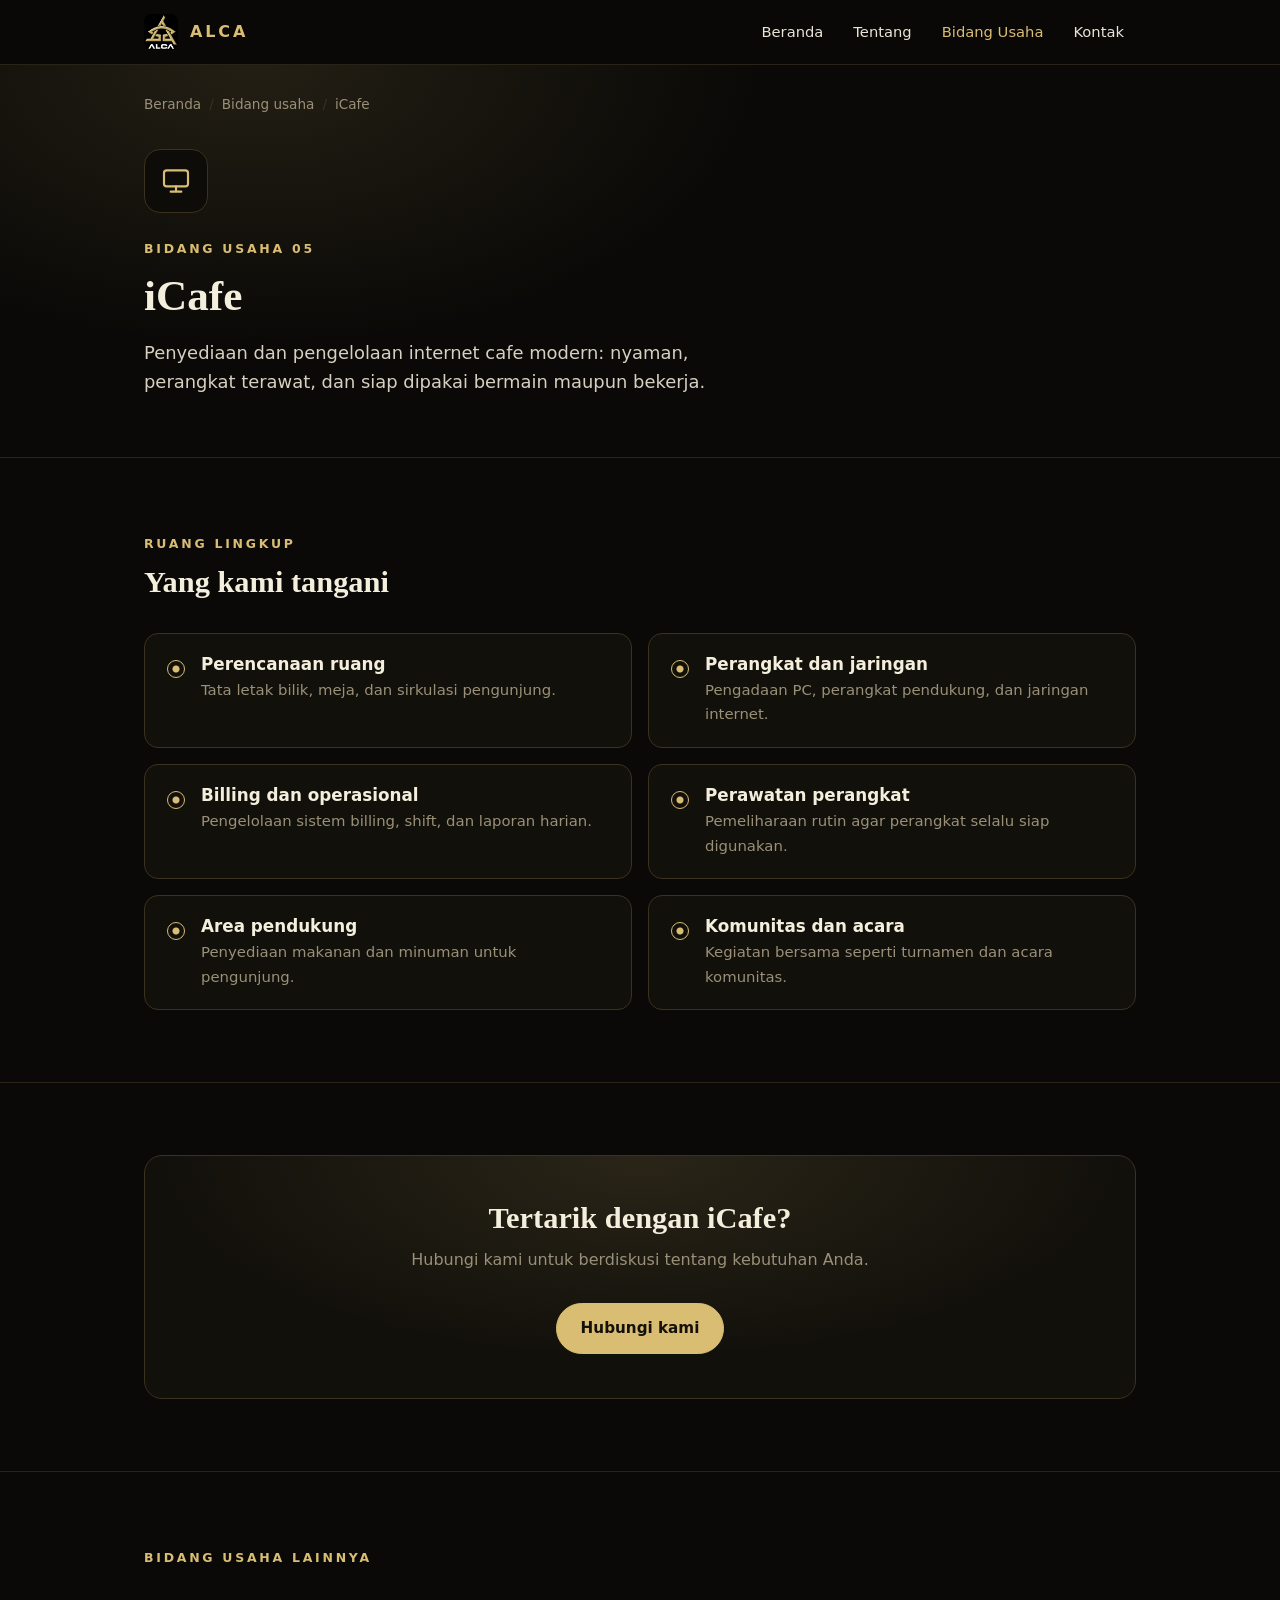
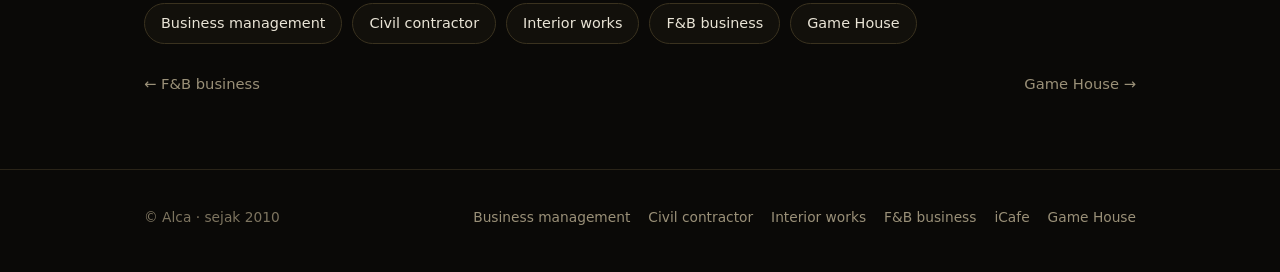
<file: icafe.html>
<!DOCTYPE html>
<html lang="id">
<head>
<meta charset="utf-8">
<meta name="viewport" content="width=device-width, initial-scale=1">
<title>iCafe | Alca</title>
<meta name="description" content="iCafe di Alca. Penyediaan dan pengelolaan internet cafe modern: nyaman, perangkat terawat, dan siap dipakai bermain maupun bekerja.">
<meta name="theme-color" content="#0a0907">
<meta property="og:title" content="iCafe | Alca">
<meta property="og:description" content="iCafe di Alca. Penyediaan dan pengelolaan internet cafe modern: nyaman, perangkat terawat, dan siap dipakai bermain maupun bekerja.">
<meta property="og:type" content="website">
<meta property="og:image" content="https://hendryalca-lab.github.io/alca/assets/logo.webp">
<link rel="icon" type="image/webp" href="assets/logo.webp">
<link rel="stylesheet" href="assets/style.css">
</head>
<body>
<header class="site-header">
<div class="wrap">
<a class="brand" href="index.html"><img src="assets/logo.webp" alt="" width="34" height="36">Alca</a>
<nav class="nav" aria-label="Menu utama">
<a href="index.html">Beranda</a>
<a href="index.html#tentang">Tentang</a>
<a href="index.html#bidang-usaha" aria-current="page">Bidang Usaha</a>
<a href="index.html#kontak">Kontak</a>
</nav>
</div>
</header>
<main>
<div class="page-top">
<div class="wrap crumbs">
<a href="index.html">Beranda</a><span>/</span><a href="index.html#bidang-usaha">Bidang usaha</a><span>/</span>iCafe
</div>
<section class="page-hero">
<div class="wrap">
<span class="ico" aria-hidden="true"><svg viewBox="0 0 24 24"><rect x="3" y="4" width="18" height="12" rx="2"/><path d="M8 20h8M12 16v4"/></svg></span>
<span class="eyebrow">Bidang usaha 05</span>
<h1>iCafe</h1>
<p class="lead">Penyediaan dan pengelolaan internet cafe modern: nyaman, perangkat terawat, dan siap dipakai bermain maupun bekerja.</p>
</div>
</section>
</div>

<section class="section">
<div class="wrap">
<div class="section-head">
<span class="eyebrow">Ruang lingkup</span>
<h2>Yang kami tangani</h2>
</div>
<div class="items">
<div class="item"><h3>Perencanaan ruang</h3><p>Tata letak bilik, meja, dan sirkulasi pengunjung.</p></div>
<div class="item"><h3>Perangkat dan jaringan</h3><p>Pengadaan PC, perangkat pendukung, dan jaringan internet.</p></div>
<div class="item"><h3>Billing dan operasional</h3><p>Pengelolaan sistem billing, shift, dan laporan harian.</p></div>
<div class="item"><h3>Perawatan perangkat</h3><p>Pemeliharaan rutin agar perangkat selalu siap digunakan.</p></div>
<div class="item"><h3>Area pendukung</h3><p>Penyediaan makanan dan minuman untuk pengunjung.</p></div>
<div class="item"><h3>Komunitas dan acara</h3><p>Kegiatan bersama seperti turnamen dan acara komunitas.</p></div>
</div>
</div>
</section>

<section class="section">
<div class="wrap">
<div class="cta">
<h2>Tertarik dengan iCafe?</h2>
<p>Hubungi kami untuk berdiskusi tentang kebutuhan Anda.</p>
<div class="actions"><a class="btn btn-fill" href="index.html#kontak">Hubungi kami</a></div>
</div>
</div>
</section>

<section class="section">
<div class="wrap">
<div class="section-head">
<span class="eyebrow">Bidang usaha lainnya</span>
</div>
<div class="chips">
<a class="chip" href="business-management.html">Business management</a>
<a class="chip" href="civil-contractor.html">Civil contractor</a>
<a class="chip" href="interior-works.html">Interior works</a>
<a class="chip" href="fnb-business.html">F&amp;B business</a>
<a class="chip" href="game-house.html">Game House</a>
</div>
<div class="pager">
<a href="fnb-business.html">&larr; F&amp;B business</a>
<a href="game-house.html">Game House &rarr;</a>
</div>
</div>
</section>
</main>
<footer class="site-footer">
<div class="wrap">
<span>&copy; Alca &middot; sejak 2010</span>
<nav aria-label="Bidang usaha"><a href="business-management.html">Business management</a><a href="civil-contractor.html">Civil contractor</a><a href="interior-works.html">Interior works</a><a href="fnb-business.html">F&amp;B business</a><a href="icafe.html">iCafe</a><a href="game-house.html">Game House</a></nav>
</div>
</footer>
</body>
</html>
</file>
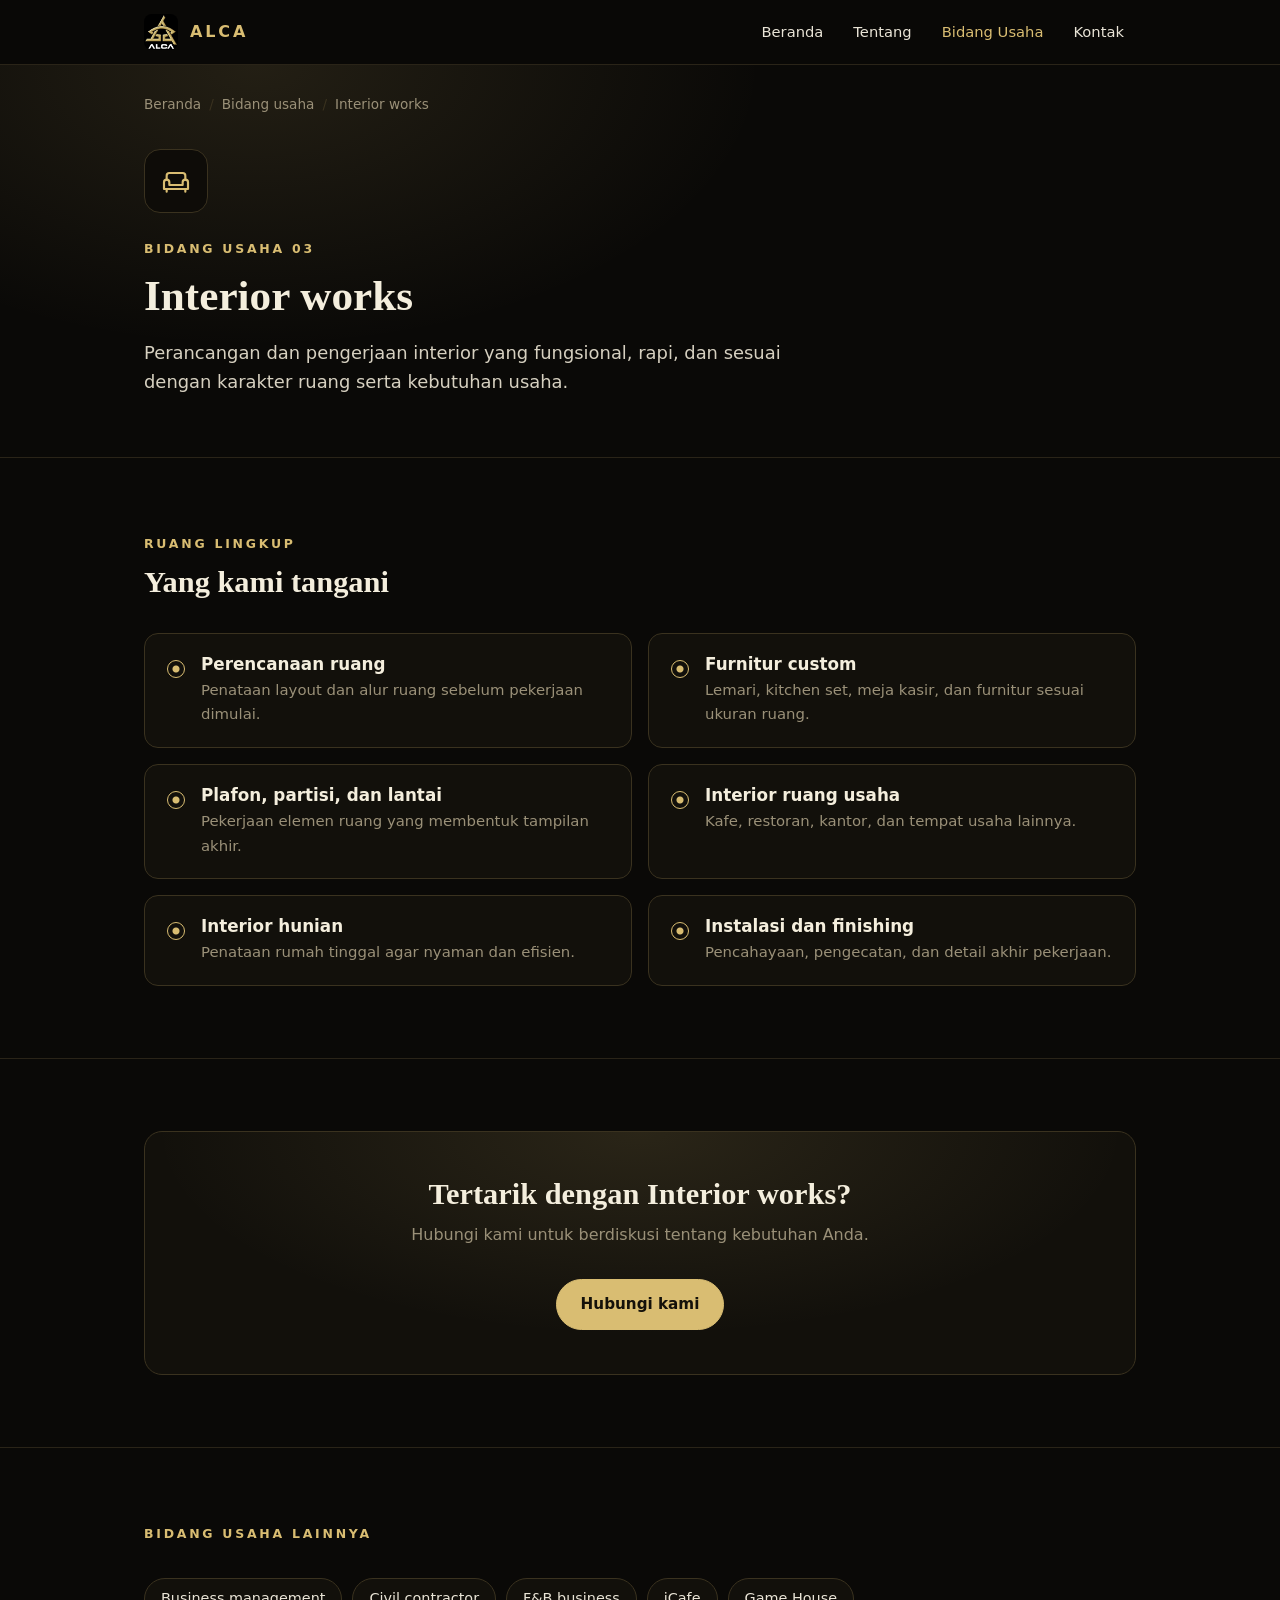
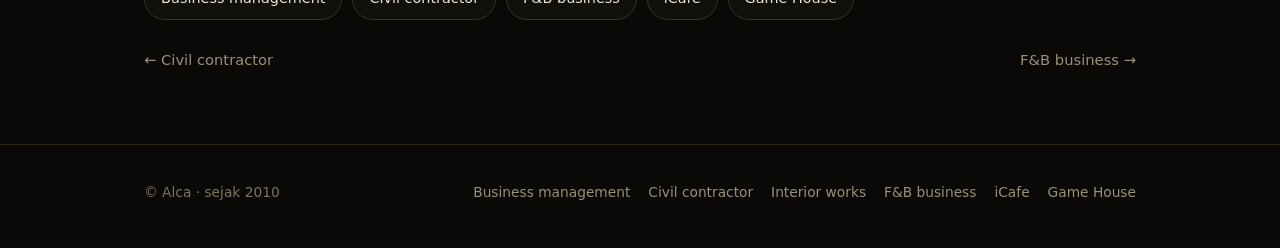
<file: interior-works.html>
<!DOCTYPE html>
<html lang="id">
<head>
<meta charset="utf-8">
<meta name="viewport" content="width=device-width, initial-scale=1">
<title>Interior works | Alca</title>
<meta name="description" content="Interior works di Alca. Perancangan dan pengerjaan interior yang fungsional, rapi, dan sesuai dengan karakter ruang serta kebutuhan usaha.">
<meta name="theme-color" content="#0a0907">
<meta property="og:title" content="Interior works | Alca">
<meta property="og:description" content="Interior works di Alca. Perancangan dan pengerjaan interior yang fungsional, rapi, dan sesuai dengan karakter ruang serta kebutuhan usaha.">
<meta property="og:type" content="website">
<meta property="og:image" content="https://hendryalca-lab.github.io/alca/assets/logo.webp">
<link rel="icon" type="image/webp" href="assets/logo.webp">
<link rel="stylesheet" href="assets/style.css">
</head>
<body>
<header class="site-header">
<div class="wrap">
<a class="brand" href="index.html"><img src="assets/logo.webp" alt="" width="34" height="36">Alca</a>
<nav class="nav" aria-label="Menu utama">
<a href="index.html">Beranda</a>
<a href="index.html#tentang">Tentang</a>
<a href="index.html#bidang-usaha" aria-current="page">Bidang Usaha</a>
<a href="index.html#kontak">Kontak</a>
</nav>
</div>
</header>
<main>
<div class="page-top">
<div class="wrap crumbs">
<a href="index.html">Beranda</a><span>/</span><a href="index.html#bidang-usaha">Bidang usaha</a><span>/</span>Interior works
</div>
<section class="page-hero">
<div class="wrap">
<span class="ico" aria-hidden="true"><svg viewBox="0 0 24 24"><path d="M5 11V8a2 2 0 0 1 2-2h10a2 2 0 0 1 2 2v3"/><path d="M3 13a2 2 0 0 1 4 0v2h10v-2a2 2 0 0 1 4 0v5H3z"/><path d="M5 18v2M19 18v2"/></svg></span>
<span class="eyebrow">Bidang usaha 03</span>
<h1>Interior works</h1>
<p class="lead">Perancangan dan pengerjaan interior yang fungsional, rapi, dan sesuai dengan karakter ruang serta kebutuhan usaha.</p>
</div>
</section>
</div>

<section class="section">
<div class="wrap">
<div class="section-head">
<span class="eyebrow">Ruang lingkup</span>
<h2>Yang kami tangani</h2>
</div>
<div class="items">
<div class="item"><h3>Perencanaan ruang</h3><p>Penataan layout dan alur ruang sebelum pekerjaan dimulai.</p></div>
<div class="item"><h3>Furnitur custom</h3><p>Lemari, kitchen set, meja kasir, dan furnitur sesuai ukuran ruang.</p></div>
<div class="item"><h3>Plafon, partisi, dan lantai</h3><p>Pekerjaan elemen ruang yang membentuk tampilan akhir.</p></div>
<div class="item"><h3>Interior ruang usaha</h3><p>Kafe, restoran, kantor, dan tempat usaha lainnya.</p></div>
<div class="item"><h3>Interior hunian</h3><p>Penataan rumah tinggal agar nyaman dan efisien.</p></div>
<div class="item"><h3>Instalasi dan finishing</h3><p>Pencahayaan, pengecatan, dan detail akhir pekerjaan.</p></div>
</div>
</div>
</section>

<section class="section">
<div class="wrap">
<div class="cta">
<h2>Tertarik dengan Interior works?</h2>
<p>Hubungi kami untuk berdiskusi tentang kebutuhan Anda.</p>
<div class="actions"><a class="btn btn-fill" href="index.html#kontak">Hubungi kami</a></div>
</div>
</div>
</section>

<section class="section">
<div class="wrap">
<div class="section-head">
<span class="eyebrow">Bidang usaha lainnya</span>
</div>
<div class="chips">
<a class="chip" href="business-management.html">Business management</a>
<a class="chip" href="civil-contractor.html">Civil contractor</a>
<a class="chip" href="fnb-business.html">F&amp;B business</a>
<a class="chip" href="icafe.html">iCafe</a>
<a class="chip" href="game-house.html">Game House</a>
</div>
<div class="pager">
<a href="civil-contractor.html">&larr; Civil contractor</a>
<a href="fnb-business.html">F&amp;B business &rarr;</a>
</div>
</div>
</section>
</main>
<footer class="site-footer">
<div class="wrap">
<span>&copy; Alca &middot; sejak 2010</span>
<nav aria-label="Bidang usaha"><a href="business-management.html">Business management</a><a href="civil-contractor.html">Civil contractor</a><a href="interior-works.html">Interior works</a><a href="fnb-business.html">F&amp;B business</a><a href="icafe.html">iCafe</a><a href="game-house.html">Game House</a></nav>
</div>
</footer>
</body>
</html>
</file>
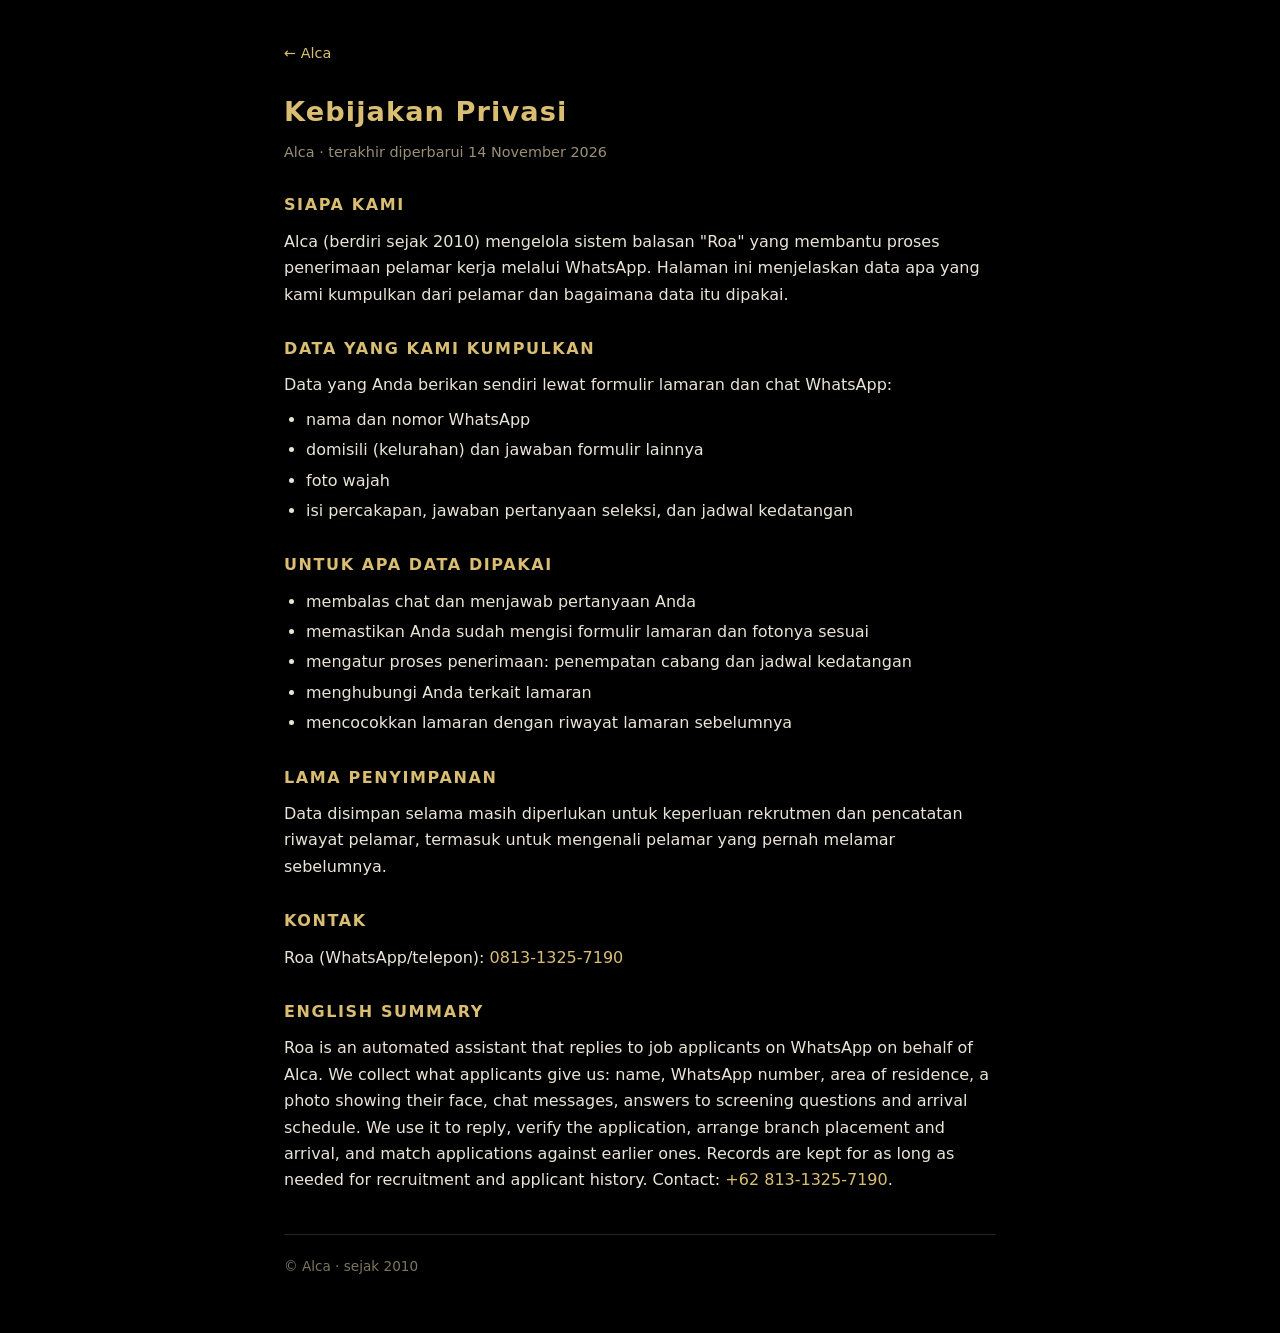
<file: privacy.html>
<!DOCTYPE html>
<html lang="id">
<head>
<meta charset="utf-8">
<meta name="viewport" content="width=device-width, initial-scale=1">
<title>Kebijakan Privasi | Alca</title>
<meta name="description" content="Kebijakan privasi Alca untuk pelamar kerja yang menghubungi lewat WhatsApp.">
<style>
*{box-sizing:border-box;margin:0;padding:0}body{background:#000;color:#e9e4d6;font-family:system-ui,-apple-system,"Segoe UI",Roboto,Helvetica,Arial,sans-serif;line-height:1.65}a{color:#d9bd72;text-decoration:none}a:hover{text-decoration:underline}.wrap{max-width:760px;margin:0 auto;padding:40px 24px 56px}h1{font-size:1.7rem;color:#d9bd72;font-weight:600;letter-spacing:.04em}.meta{color:#9a9078;font-size:.9rem;margin:6px 0 28px}h2{font-size:1rem;letter-spacing:.1em;text-transform:uppercase;color:#d9bd72;margin:28px 0 10px;font-weight:600}p{margin:8px 0}ul,ol{margin:8px 0 8px 22px}li{margin:4px 0}.home{display:inline-block;margin-bottom:24px;font-size:.9rem}footer{margin-top:40px;padding-top:20px;border-top:1px solid #2a2418;color:#7d745f;font-size:.85rem}
</style>
</head>
<body>
<div class="wrap">
<a class="home" href="./">&larr; Alca</a>
<h1>Kebijakan Privasi</h1>
<p class="meta">Alca &middot; terakhir diperbarui 14 November 2026</p>
<h2>Siapa kami</h2>
<p>Alca (berdiri sejak 2010) mengelola sistem balasan &quot;Roa&quot; yang membantu proses penerimaan pelamar kerja melalui WhatsApp. Halaman ini menjelaskan data apa yang kami kumpulkan dari pelamar dan bagaimana data itu dipakai.</p>
<h2>Data yang kami kumpulkan</h2>
<p>Data yang Anda berikan sendiri lewat formulir lamaran dan chat WhatsApp:</p>
<ul>
<li>nama dan nomor WhatsApp</li>
<li>domisili (kelurahan) dan jawaban formulir lainnya</li>
<li>foto wajah</li>
<li>isi percakapan, jawaban pertanyaan seleksi, dan jadwal kedatangan</li>
</ul>
<h2>Untuk apa data dipakai</h2>
<ul>
<li>membalas chat dan menjawab pertanyaan Anda</li>
<li>memastikan Anda sudah mengisi formulir lamaran dan fotonya sesuai</li>
<li>mengatur proses penerimaan: penempatan cabang dan jadwal kedatangan</li>
<li>menghubungi Anda terkait lamaran</li>
<li>mencocokkan lamaran dengan riwayat lamaran sebelumnya</li>
</ul>
<h2>Lama penyimpanan</h2>
<p>Data disimpan selama masih diperlukan untuk keperluan rekrutmen dan pencatatan riwayat pelamar, termasuk untuk mengenali pelamar yang pernah melamar sebelumnya.</p>
<h2>Kontak</h2>
<p>Roa (WhatsApp/telepon): <a href="tel:+6281313257190">0813-1325-7190</a></p>
<h2>English summary</h2>
<p>Roa is an automated assistant that replies to job applicants on WhatsApp on behalf of Alca. We collect what applicants give us: name, WhatsApp number, area of residence, a photo showing their face, chat messages, answers to screening questions and arrival schedule. We use it to reply, verify the application, arrange branch placement and arrival, and match applications against earlier ones. Records are kept for as long as needed for recruitment and applicant history. Contact: <a href="tel:+6281313257190">+62 813-1325-7190</a>.</p>
<footer>&copy; Alca &middot; sejak 2010</footer>
</div>
</body>
</html>
</file>
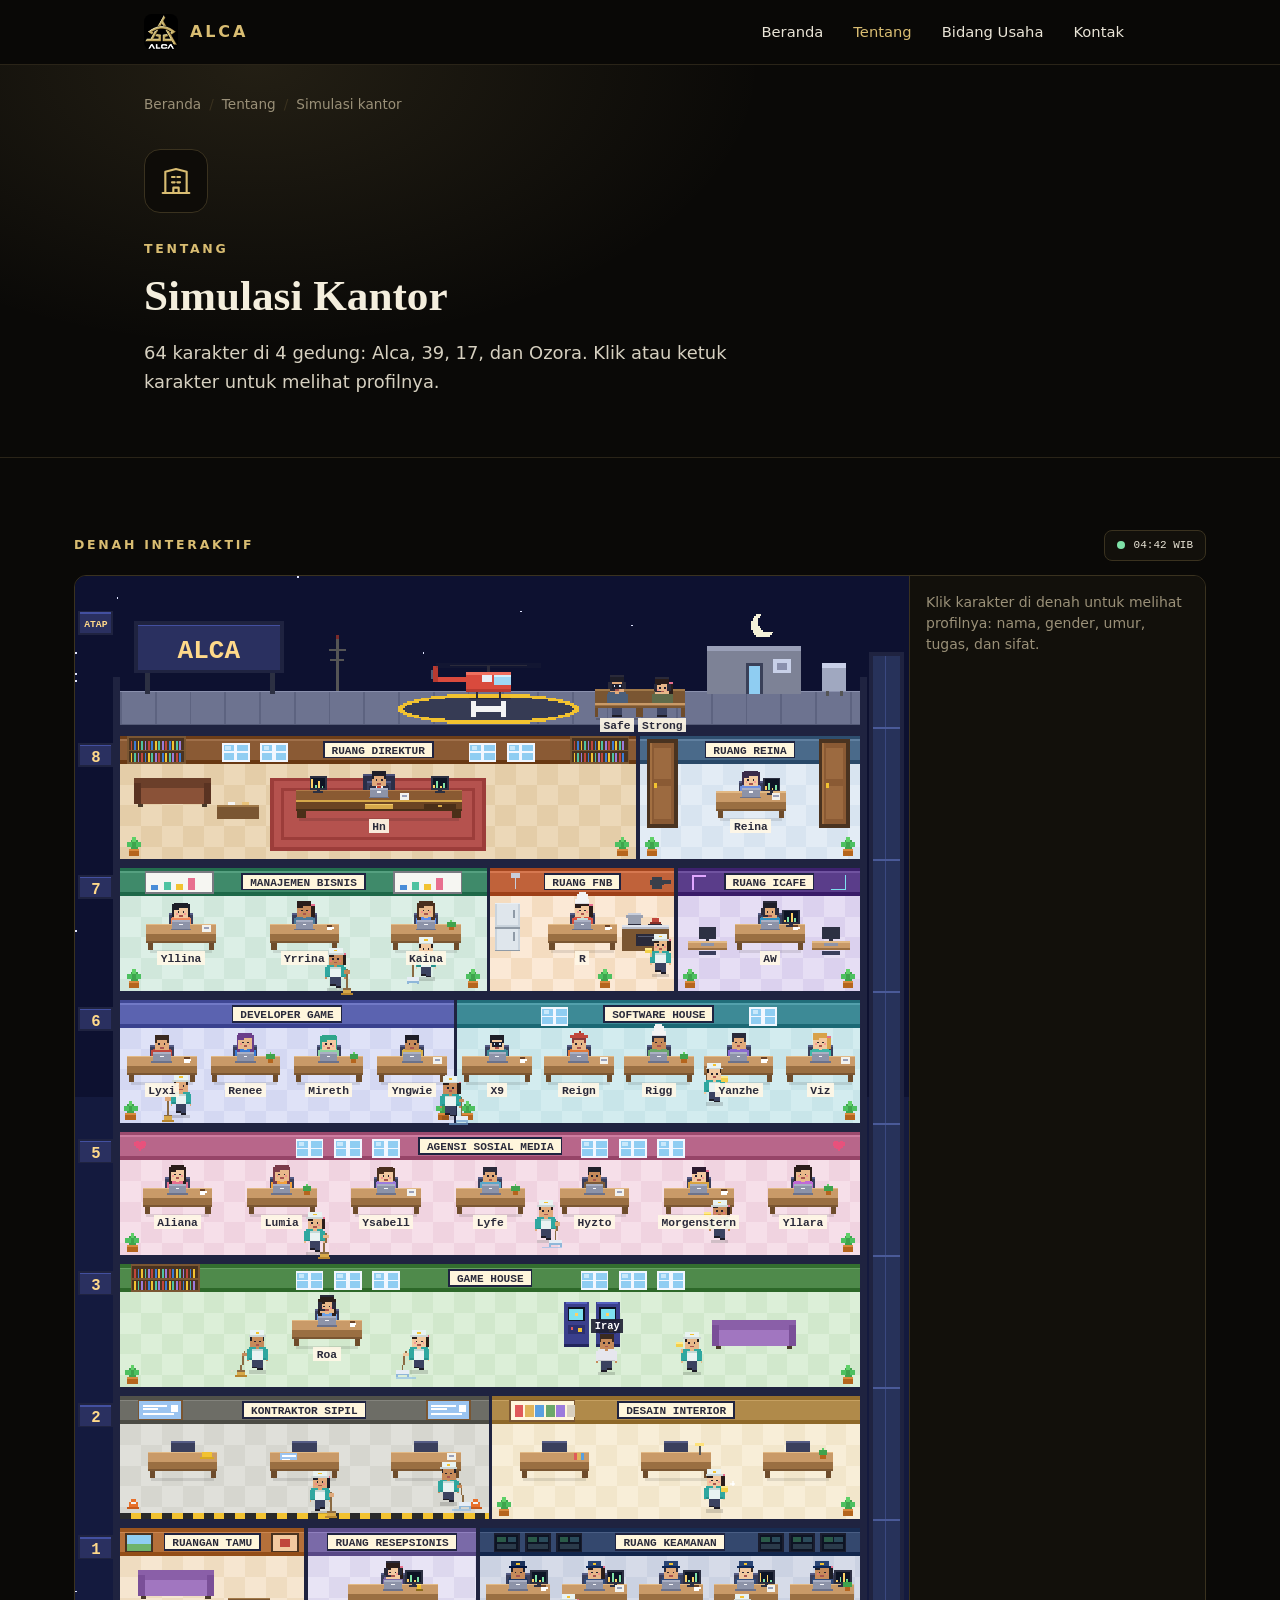
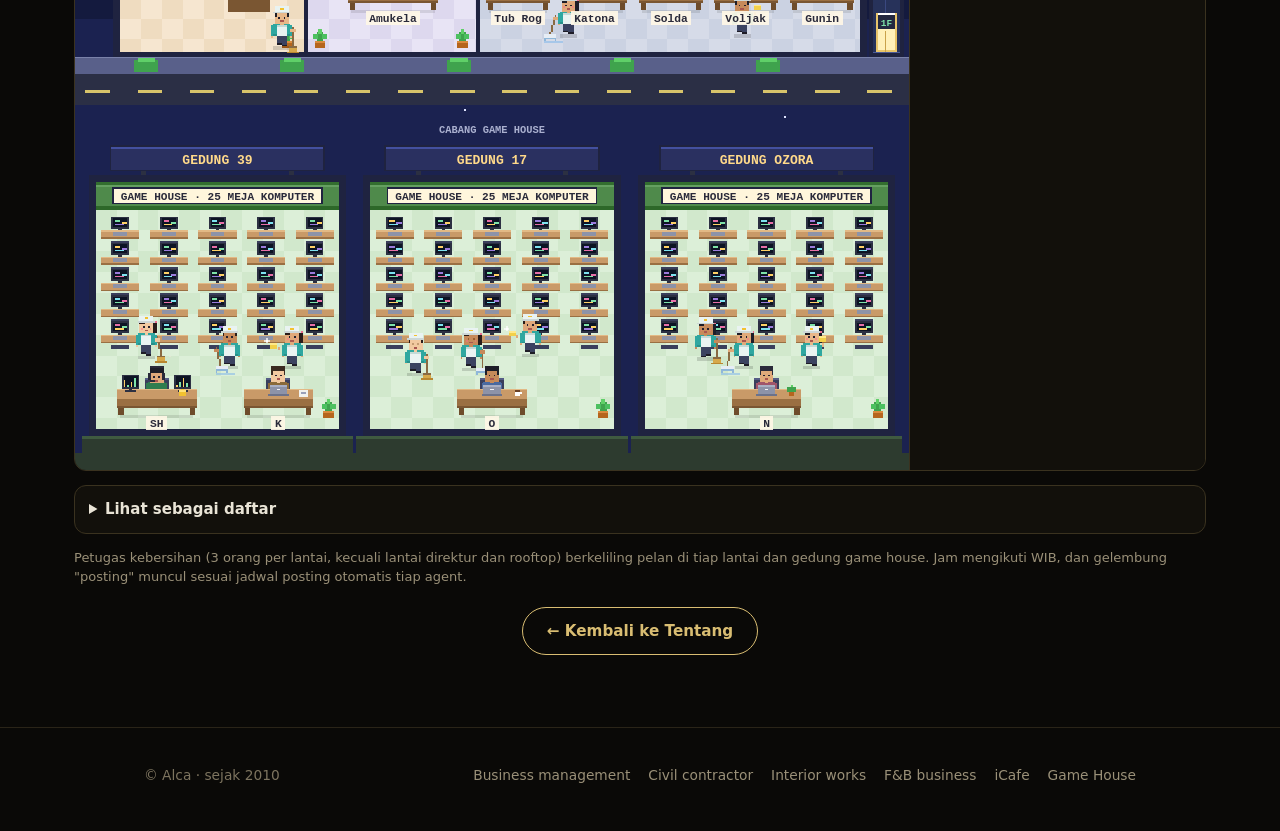
<file: simulasi-kantor.html>
<!DOCTYPE html>
<html lang="id">
<head>
<meta charset="utf-8">
<meta name="viewport" content="width=device-width, initial-scale=1">
<title>Simulasi Kantor | Alca</title>
<meta name="description" content="Simulasi kantor Alca: denah interaktif gedung Alca dan tiga game house (39, 17, Ozora), tempat tim dan agent Alca bekerja.">
<meta name="theme-color" content="#0a0907">
<meta property="og:title" content="Simulasi Kantor | Alca">
<meta property="og:description" content="Simulasi kantor Alca: denah interaktif gedung Alca, game house 39, 17, dan Ozora.">
<meta property="og:type" content="website">
<meta property="og:image" content="https://hendryalca-lab.github.io/alca/assets/logo.webp">
<link rel="icon" type="image/webp" href="assets/logo.webp">
<link rel="stylesheet" href="assets/style.css">
<style>
[hidden]{display:none!important}
.top{display:flex;justify-content:space-between;align-items:flex-end;gap:12px;flex-wrap:wrap}
.sub{margin:8px 0 0;color:var(--g-muted);font-size:14px;max-width:64ch}
.clock{display:flex;align-items:center;gap:9px;font:400 11px/1 var(--g-f-pixel);color:var(--g-ink);font-variant-numeric:tabular-nums;background:var(--g-panel);border:1px solid var(--g-line);border-radius:8px;padding:9px 12px}
.clock .dot{width:8px;height:8px;border-radius:50%;background:var(--g-good);box-shadow:0 0 0 0 rgba(126,226,168,.6);animation:pulse 2s infinite}
@keyframes pulse{70%{box-shadow:0 0 0 7px rgba(126,226,168,0)}100%{box-shadow:0 0 0 0 rgba(126,226,168,0)}}
.viewer{position:relative;display:grid;grid-template-columns:minmax(0,1fr);background:#0e0c08;border:1px solid var(--g-line);border-radius:12px;overflow:clip}
.canvasbox{position:relative;min-width:0}
.scroller{overflow-x:auto;overflow-y:hidden;-webkit-overflow-scrolling:touch}
.stage{width:100%;min-width:600px}
canvas#scene{display:block;touch-action:pan-x pan-y}
.right{display:flex;align-items:center;gap:10px}
.tools{display:flex;gap:6px}
.tools button{width:34px;height:34px;border-radius:8px;border:1px solid var(--g-line);background:var(--g-panel);color:var(--g-ink);font:700 18px/1 var(--g-f-body);cursor:pointer}
.tools button:hover{background:var(--g-panel-2)}
button:focus-visible,summary:focus-visible{outline:2px solid var(--g-accent);outline-offset:2px}
/* panel profil: lembar bawah di layar sempit, kolom kanan yang ikut menggulir di layar lebar */
.side{position:sticky;bottom:8px;z-index:3;margin:0 8px 8px;pointer-events:none}
.sidein>*{pointer-events:auto}
.hint{display:none}
.gd-card{position:relative;background:var(--g-panel);border:1px solid var(--g-line);border-radius:12px;padding:12px 14px;box-shadow:0 12px 34px rgba(0,0,0,.55)}
.gd-card .close{position:absolute;top:8px;right:8px;width:30px;height:30px;border:0;border-radius:8px;background:transparent;color:var(--g-muted);font-size:20px;line-height:1;cursor:pointer}
.gd-card .close:hover{background:var(--g-panel-2);color:var(--g-ink)}
.who{display:flex;gap:12px;align-items:center;padding-right:24px}
.who canvas{width:56px;height:56px;border-radius:10px;background:var(--g-panel-2);flex:none}
.who h2{margin:0;font-size:18px;line-height:1.2}
.who p{margin:2px 0 0;color:var(--g-muted);font-size:13px}
.facts{display:grid;grid-template-columns:auto 1fr;gap:5px 14px;margin:12px 0 0}
.facts dt{color:var(--g-muted);font-size:12px;text-transform:uppercase;letter-spacing:.06em;align-self:center}
.facts dd{margin:0;font-size:15px}
.traits{display:flex;flex-wrap:wrap;gap:6px;margin:10px 0 0;padding:0;list-style:none}
.traits li{background:var(--g-panel-2);border:1px solid var(--g-line);border-radius:999px;padding:3px 11px;font-size:13px}
.state{display:inline-flex;align-items:center;gap:7px;margin:10px 0 0;font-size:13px;color:var(--g-good);font-weight:600}
.state::before{content:"";width:8px;height:8px;border-radius:50%;background:var(--g-good)}
.note{margin:10px 0 0;color:var(--g-muted);font-size:13px}
.list{background:var(--g-panel);border:1px solid var(--g-line);border-radius:12px;padding:12px 14px}
.list summary{cursor:pointer;font-weight:600}
.groups{display:grid;grid-template-columns:repeat(auto-fill,minmax(230px,1fr));gap:14px 18px;margin-top:12px}
.groups h3{margin:0 0 6px;font-size:12px;color:var(--g-muted);text-transform:uppercase;letter-spacing:.07em;line-height:1.35}
.groups ul{list-style:none;margin:0;padding:0;display:flex;flex-wrap:wrap;gap:6px}
.groups button{font:inherit;font-size:14px;color:var(--g-ink);background:var(--g-panel-2);border:1px solid var(--g-line);border-radius:8px;padding:5px 11px;cursor:pointer}
.groups button:hover{border-color:var(--g-accent)}
.groups p{margin:0}
.foot{margin:0;color:var(--g-muted);font-size:13px}
@media (min-width:1040px){
  .viewer{grid-template-columns:minmax(0,1fr) 296px}
  .side{position:static;margin:0;border-left:1px solid var(--g-line);background:var(--g-panel);pointer-events:auto}
  .sidein{position:sticky;top:84px;padding:16px}
  .gd-card{background:transparent;border:0;box-shadow:none;padding:0}
  .hint:not([hidden]){display:block;margin:0;color:var(--g-muted);font-size:14px}
  .tools{display:none}
}
.swipe{display:none}
@media (max-width:719px){ .swipe{display:block} }
@media (prefers-reduced-motion:reduce){.clock .dot{animation:none}}

.gd{--g-panel:#12100b;--g-panel-2:#1b1812;--g-ink:#e9e4d6;--g-muted:#9a9078;--g-line:#3a321f;--g-accent:#d9bd72;--g-good:#7ee2a8;
  --g-f-body:system-ui,-apple-system,"Segoe UI",Roboto,sans-serif;--g-f-pixel:ui-monospace,Menlo,Consolas,monospace;
  display:grid;gap:14px;color:var(--g-ink);font-size:15px;line-height:1.5;color-scheme:dark}
.gd-wide{max-width:1180px}
.gd-top{display:flex;justify-content:space-between;align-items:center;gap:12px;flex-wrap:wrap}
.gd .who h2,.gd .groups h3{font-family:var(--g-f-body)}
.gd .who h2{color:var(--g-ink)}
.gd .groups h3{font-weight:600}
.gd-back{margin-top:6px}
</style>
</head>
<body>
<header class="site-header">
<div class="wrap">
<a class="brand" href="index.html"><img src="assets/logo.webp" alt="" width="34" height="36">Alca</a>
<nav class="nav" aria-label="Menu utama">
<a href="index.html">Beranda</a>
<a href="index.html#tentang" aria-current="page">Tentang</a>
<a href="index.html#bidang-usaha">Bidang Usaha</a>
<a href="index.html#kontak">Kontak</a>
</nav>
</div>
</header>
<main>
<div class="page-top">
<div class="wrap crumbs">
<a href="index.html">Beranda</a><span>/</span><a href="index.html#tentang">Tentang</a><span>/</span>Simulasi kantor
</div>
<section class="page-hero">
<div class="wrap">
<span class="ico" aria-hidden="true"><svg viewBox="0 0 24 24"><path d="M4 21V5l8-2 8 2v16"/><path d="M2 21h20"/><path d="M9 9h2M13 9h2M9 13h2M13 13h2"/><path d="M10 21v-4h4v4"/></svg></span>
<span class="eyebrow">Tentang</span>
<h1>Simulasi Kantor</h1>
<p class="lead" id="sub"></p>
</div>
</section>
</div>

<section class="section">
<div class="wrap gd-wide">
<div class="gd">
  <div class="gd-top">
    <span class="eyebrow">Denah interaktif</span>
    <div class="right">
      <div class="tools">
        <button type="button" id="zOut" aria-label="Perkecil denah">&minus;</button>
        <button type="button" id="zIn" aria-label="Perbesar denah">+</button>
      </div>
      <div class="clock"><span class="dot"></span><span><span id="clock">--:--</span> WIB</span></div>
    </div>
  </div>

  <section class="viewer" id="viewer" aria-label="Denah gedung">
    <div class="canvasbox">
      <div class="scroller" id="scroller">
        <div class="stage" id="stage">
          <canvas id="scene" role="img" aria-label="Potongan gedung Alca dari rooftop sampai lantai 1, dan tiga gedung game house: 39, 17, dan Ozora. Buka daftar di bawah untuk melihat profil tiap karakter."></canvas>
        </div>
      </div>
    </div>
    <aside class="side" id="side"><div class="sidein">
      <p class="hint" id="hint">Klik karakter di denah untuk melihat profilnya: nama, gender, umur, tugas, dan sifat.</p>
      <div class="gd-card" id="card" hidden aria-live="polite">
        <button type="button" class="close" id="cardClose" aria-label="Tutup">&times;</button>
        <div class="who">
          <canvas id="avatar" width="56" height="56"></canvas>
          <div><h2 id="cName"></h2><p id="cRoom"></p></div>
        </div>
        <dl class="facts" id="cFacts"></dl>
        <ul class="traits" id="cTraits"></ul>
        <div class="state" id="cState" hidden>Sedang posting</div>
        <p class="note" id="cNote" hidden></p>
      </div>
    </div></aside>
  </section>

  <details class="list">
    <summary>Lihat sebagai daftar</summary>
    <div class="groups" id="groups"></div>
  </details>

  <p class="foot swipe">Geser denah ke samping bila terpotong, atau pakai tombol + dan &minus;.</p>
  <p class="foot">Petugas kebersihan (3 orang per lantai, kecuali lantai direktur dan rooftop) berkeliling pelan di tiap lantai dan gedung game house. Jam mengikuti WIB, dan gelembung "posting" muncul sesuai jadwal posting otomatis tiap agent.</p>
  <noscript><p class="foot">Halaman ini butuh JavaScript untuk menampilkan denah gedung.</p></noscript>
  <div class="actions gd-back"><a class="btn btn-ghost" href="index.html#tentang">&larr; Kembali ke Tentang</a></div>
</div>
</div>
</section>
</main>
<footer class="site-footer">
<div class="wrap">
<span>&copy; Alca &middot; sejak 2010</span>
<nav aria-label="Bidang usaha"><a href="business-management.html">Business management</a><a href="civil-contractor.html">Civil contractor</a><a href="interior-works.html">Interior works</a><a href="fnb-business.html">F&amp;B business</a><a href="icafe.html">iCafe</a><a href="game-house.html">Game House</a></nav>
</div>
</footer>
<script>
(() => {
'use strict';

/* ============ Konstanta & waktu (WIB) ============ */
const W = 480, H = 860;              // ukuran logis kanvas (piksel "seni")
const LH = 76;                       // tinggi satu lantai
const IX0 = 26, IX1 = 452;           // tepi dalam menara Alca
const qs = new URLSearchParams(location.search);
const reduce = !!(window.matchMedia && matchMedia('(prefers-reduced-motion: reduce)').matches);

function wibDate(ms){ return new Date(ms + 7 * 3600e3); }
function wibSec(ms){ const d = wibDate(ms); return d.getUTCHours() * 3600 + d.getUTCMinutes() * 60 + d.getUTCSeconds(); }
let simOffset = 0;                   // ?jam=HH:MM untuk pratinjau jam tertentu
{ const m = /^(\d{1,2}):(\d{2})$/.exec(qs.get('jam') || ''); if (m) simOffset = ((+m[1]) * 3600 + (+m[2]) * 60 - wibSec(Date.now())) * 1000; }
const nowMs = () => Date.now() + simOffset;

/* Jadwal posting otomatis (WIB) dan lama proses (detik), diambil dari riwayat eksekusi n8n. Tanpa polling live. */
const JADWAL = {
  aliana: { t: ['07:30', '12:30', '19:30'], d: 160 },
  lumia:  { t: ['02:30', '09:30', '15:30', '18:30', '21:30'], d: 140 },
  hyzto:  { t: ['12:00', '19:30'], d: 130 },
  lyfe:   { t: ['07:30', '18:00'], d: 60 }
};
const toSec = s => { const [h, m] = s.split(':').map(Number); return h * 3600 + m * 60; };
function isPosting(id, sec){
  if (qs.has('semua')) return !!JADWAL[id];
  const j = JADWAL[id]; if (!j) return false;
  return j.t.some(s => (((sec - toSec(s)) % 86400) + 86400) % 86400 < j.d);
}
function ageOf(lahir, d){
  if (!lahir) return null;
  const [y, m, dd] = lahir.split('-').map(Number);
  let a = d.getUTCFullYear() - y;
  const mo = d.getUTCMonth() + 1, da = d.getUTCDate();
  if (mo < m || (mo === m && da < dd)) a--;
  return a;
}
function skyOf(sec){
  const h = sec / 3600;
  if (h >= 7 && h < 17) return 'day';
  if ((h >= 5 && h < 7) || (h >= 17 && h < 19)) return 'dusk';
  return 'night';
}

/* ============ Tata letak ============ */
const SKY = { day: ['#79c3ef', '#9ad4f5', '#b9e3fa'], dusk: ['#3b3d78', '#a9507a', '#ee9f5f'], night: ['#0d1130', '#141a3e', '#1b2250'] };
const T = {                                         // tema ruangan: [dinding, lantai1, lantai2]
  direktur:    ['#8a5a34', '#ecd8b8', '#e4cda8'],
  manajemen:   ['#3f8a6a', '#dcefe6', '#d0e7db'],
  dev:         ['#5b63b0', '#dfe2f7', '#d4d8f2'],
  sw:          ['#3d8a96', '#d3ecef', '#c8e5e9'],
  sosmed:      ['#b8668a', '#f6dfe9', '#f0d3e0'],
  gh:          ['#4f8a4b', '#dcefd8', '#d1e8cc'],
  kontraktor:  ['#6d6d66', '#e0e0da', '#d6d6cf'],
  interior:    ['#b08a4a', '#f8eed8', '#f2e6cb'],
  tamu:        ['#b5703a', '#f6e6d0', '#efdcc0'],
  resepsionis: ['#7a6aa8', '#e8e4f5', '#ddd8ee'],
  keamanan:    ['#34486e', '#d6dbe8', '#cbd2e2'],
  fnb:         ['#c0623a', '#fbe9d6', '#f4dcc0'],
  sekretaris:  ['#4a6a8a', '#e3ecf5', '#d8e4f0'],
  icafe:       ['#5a3d8a', '#e6def4', '#dbd1ee'],
  house:       ['#4f8a4b', '#dcefd8', '#d1e8cc']
};
/* Lantai Alca dari atas ke bawah (sesuai tab Gedung; lantai 4 memang tidak ada). */
const LEVELS = [
  { id: 'rt', label: 'ATAP', title: 'Rooftop (helipad)', y: 14, roof: true },
  { id: 'l8', label: '8', title: 'Lantai 8', y: 90,  rooms: [{ id: 'direktur', name: 'Ruang direktur', share: .7, maxPitch: 80 }, { id: 'sekretaris', name: 'Ruang Reina', share: .3, maxPitch: 80 }] },
  { id: 'l7', label: '7', title: 'Lantai 7', y: 166, rooms: [{ id: 'manajemen', name: 'Manajemen bisnis', share: .5, maxPitch: 76 }, { id: 'fnb', name: 'Ruang FnB', share: .25 }, { id: 'icafe', name: 'Ruang iCafe', share: .25 }] },
  { id: 'l6', label: '6', title: 'Lantai 6', y: 242, rooms: [{ id: 'dev', name: 'Developer game', share: .453, maxPitch: 48 }, { id: 'sw', name: 'Software house', share: .547, maxPitch: 48 }] },
  { id: 'l5', label: '5', title: 'Lantai 5', y: 318, rooms: [{ id: 'sosmed', name: 'Agensi sosial media', share: 1, maxPitch: 60 }] },
  { id: 'l3', label: '3', title: 'Lantai 3', y: 394, rooms: [{ id: 'gh', name: 'Game house', share: 1, ax: .28 }] },
  { id: 'l2', label: '2', title: 'Lantai 2', y: 470, rooms: [{ id: 'kontraktor', name: 'Kontraktor sipil', share: .5, maxPitch: 70 }, { id: 'interior', name: 'Desain interior', share: .5, maxPitch: 70 }] },
  { id: 'l1', label: '1', title: 'Lantai 1', y: 546, rooms: [{ id: 'tamu', name: 'Ruangan tamu', share: .25 }, { id: 'resepsionis', name: 'Ruang resepsionis', share: .23 }, { id: 'keamanan', name: 'Ruang keamanan', share: .52, maxPitch: 44 }] }
];
const HY = 690, HW = 148, HH = 150;                       // badan game house
const HOUSES = [
  { id: 'h39', code: '39',    x: 8,   title: 'Gedung 39' },
  { id: 'h17', code: '17',    x: 166, title: 'Gedung 17' },
  { id: 'hoz', code: 'OZORA', x: 324, title: 'Gedung Ozora' }
];
const ROOMS = [];
for (const L of LEVELS){
  if (!L.rooms) continue;
  const gap = 2, total = (IX1 - IX0) - gap * (L.rooms.length - 1);
  let x = IX0;
  L.rooms.forEach((R, i) => {
    const w = i === L.rooms.length - 1 ? IX1 - x : Math.round(R.share * total);
    ROOMS.push(Object.assign({}, R, { level: L, building: 'Gedung Alca', where: L.title, x, y: L.y + 2, w, h: 71, oy: L.y + 21, theme: T[R.id] }));
    x += w + gap;
  });
}
for (const h of HOUSES){
  ROOMS.push({ id: h.id, name: 'Game house', house: h, building: h.title, where: '', x: h.x + 4, y: HY + 4, w: HW - 8, h: HH - 8, oy: HY + 110, maxPitch: 70, theme: T.house });
}
ROOMS.unshift({ id: 'atap', name: 'Helipad', building: 'Gedung Alca', where: 'Rooftop', virtual: true, x: 296, y: LEVELS[0].y + 52, w: 60, h: 24, oy: LEVELS[0].y + 44, theme: T.house });
const ROOM = Object.fromEntries(ROOMS.map(r => [r.id, r]));

/* ============ Data karakter (tab Kantor di sheet Project) ============ */
/* Tanggal lahir penuh dari sheet; yang tampil di halaman hanya umur. Hn tidak punya data lahir/sifat. O: menunggu info. */
const P = 'Perempuan', Lk = 'Lelaki';
const SEC_SKIN = ['#f2c9a0', '#e8b88a', '#e0a97a', '#c68a5a'];
const DATA = [
  // Rooftop: kru penerbangan (duduk standby di bangku dekat helipad)
  { id:'safe', nama:'Safe', room:'atap', bench:true, cx:312, gender:Lk, lahir:'1988-08-14', tugas:'Pilot helikopter', sifat:'Tenang, Teliti, Disiplin',
    look:{ skin:'#e0a97a', hair:'#1e1e28', shirt:'#4b5f7a', style:'short', acc:'glasses headset' } },
  { id:'strong', nama:'Strong', room:'atap', bench:true, cx:338, gender:P, lahir:'1993-01-27', tugas:'Pilot helikopter', sifat:'Tangguh, Fokus, Berani',
    look:{ skin:'#e8b88a', hair:'#2a1d1a', shirt:'#5f6b4a', style:'ponytail', acc:'headset' } },
  // Lantai 8
  { id:'hn', nama:'Hn', room:'direktur', gender:Lk, lahir:null, tugas:'Direktur', sifat:'', minimal:true, exec:true,
    look:{ skin:'#e0a97a', hair:'#1e1e28', shirt:'#2b2f45', style:'short', acc:'suit' }, item:'papers', mon:'hn', dw:96 },
  { id:'reina', nama:'Reina', room:'sekretaris', gender:P, lahir:'2000-05-18', tugas:'Sekretaris', sifat:'Sigap, Rapi, Setia',
    look:{ skin:'#f2c9a0', hair:'#3a2a4a', shirt:'#6f8fe0', style:'bob' }, item:'papers', mon:'single', dw:40 },
  // Lantai 7
  { id:'yllina', nama:'Yllina', room:'manajemen', gender:P, lahir:'2002-03-03', tugas:'Ahli manajemen bisnis', sifat:'Gesit, Rapi, Ceria',
    look:{ skin:'#f2c9a0', hair:'#1e1e28', shirt:'#f08a5d', style:'bob' }, item:'papers' },
  { id:'yrrina', nama:'Yrrina', room:'manajemen', gender:P, lahir:'1996-06-24', tugas:'Ahli manajemen bisnis', sifat:'Strategis, Tenang, Jujur',
    look:{ skin:'#c68a5a', hair:'#2a1d1a', shirt:'#4a7a9a', style:'ponytail' }, item:'mug' },
  { id:'kaina', nama:'Kaina', room:'manajemen', gender:P, lahir:'1999-08-09', tugas:'Ahli manajemen bisnis', sifat:'Cermat, Komunikatif, Tenang',
    look:{ skin:'#e8b88a', hair:'#4a2f1e', shirt:'#5b8def', style:'long' }, item:'plant' },
  { id:'r', nama:'R', room:'fnb', gender:P, lahir:'1991-03-20', tugas:'Ahli F&B', sifat:'Rajin, Jago masak, Tegas',
    look:{ skin:'#f2c9a0', hair:'#2a1d1a', shirt:'#d9503f', style:'ponytail', acc:'chef apron' }, item:'mug' },
  { id:'aw', nama:'AW', room:'icafe', gender:Lk, lahir:'2002-11-06', tugas:'Ahli iCafe', sifat:'Rajin, Inisiatif, Jujur',
    look:{ skin:'#e0a97a', hair:'#1e1e28', shirt:'#2f8fc0', style:'short', acc:'headset' }, item:'mug', mon:'single' },
  // Lantai 6
  { id:'lyxi', nama:'Lyxi', room:'dev', gender:Lk, lahir:'2000-02-11', tugas:'Produser game', sifat:'Berani, Fokus, Tangguh',
    look:{ skin:'#e0a97a', hair:'#3a2a20', shirt:'#c0463c', style:'short' }, item:'mug' },
  { id:'renee', nama:'Renee', room:'dev', gender:P, lahir:'2004-06-17', tugas:'Produser game', sifat:'Imajinatif, Sabar, Ceria',
    look:{ skin:'#e8b88a', hair:'#6a3d8a', shirt:'#3a7bd5', style:'long' }, item:'plant' },
  { id:'mireth', nama:'Mireth', room:'dev', gender:P, lahir:'2004-10-05', tugas:'Produser game', sifat:'Lembut, Telaten, Kreatif',
    look:{ skin:'#f2c9a0', hair:'#2fa58a', shirt:'#8dd3a1', style:'bob' }, item:'plant' },
  { id:'yngwie', nama:'Yngwie', room:'dev', gender:Lk, lahir:'1995-04-08', tugas:'Produser game', sifat:'Analitis, Tenang, Rendah hati',
    look:{ skin:'#c68a5a', hair:'#1e1e28', shirt:'#d8b24a', style:'short' }, item:'papers' },
  { id:'x9', nama:'X9', room:'sw', gender:Lk, lahir:'1997-06-02', tugas:'Ahli perangkat lunak', sifat:'Logis, Teliti, Sabar',
    look:{ skin:'#f2c9a0', hair:'#1e1e28', shirt:'#3d8a96', style:'short', acc:'glasses' }, item:'mug' },
  { id:'reign', nama:'Reign', room:'sw', gender:Lk, lahir:'2003-04-25', tugas:'Ahli perangkat lunak', sifat:'Artistik, Cekatan, Ceria',
    look:{ skin:'#e8b88a', hair:'#8b3a3a', shirt:'#e07a3a', style:'short', acc:'beret' }, item:'papers' },
  { id:'rigg', nama:'Rigg', room:'sw', gender:Lk, lahir:'2001-10-12', tugas:'Ahli perangkat lunak', sifat:'Telaten, Hangat, Praktis',
    look:{ skin:'#c68a5a', hair:'#2a2a3a', shirt:'#6aa86a', style:'short', acc:'chef' }, item:'plant' },
  { id:'yanzhe', nama:'Yanzhe', room:'sw', gender:Lk, lahir:'1998-02-17', tugas:'Ahli perangkat lunak', sifat:'Logis, Tangguh, Rendah hati',
    look:{ skin:'#e0a97a', hair:'#2a2a3a', shirt:'#8a6ad0', style:'short' }, item:'mug' },
  { id:'viz', nama:'Viz', room:'sw', gender:P, lahir:'2003-09-21', tugas:'Ahli perangkat lunak', sifat:'Cekatan, Kreatif, Hangat',
    look:{ skin:'#f2c9a0', hair:'#d8a24a', shirt:'#3fb6a8', style:'ponytail' }, item:'papers' },
  // Lantai 5
  { id:'aliana', nama:'Aliana', room:'sosmed', gender:P, lahir:'2005-03-14', tugas:'Ahli sosial media', sifat:'Kreatif, Teliti, Ramah',
    look:{ skin:'#f2c9a0', hair:'#2a1d1a', shirt:'#e86f8f', style:'long' }, item:'mug' },
  { id:'lumia', nama:'Lumia', room:'sosmed', gender:P, lahir:'2002-07-09', tugas:'Ahli sosial media', sifat:'Gesit, Ceria, Disiplin',
    look:{ skin:'#e8b88a', hair:'#7a3b4a', shirt:'#f2a13c', style:'long' }, item:'plant' },
  { id:'ysabell', nama:'Ysabell', room:'sosmed', gender:P, lahir:'2003-01-27', tugas:'Ahli sosial media', sifat:'Humoris, Hangat, Penasaran',
    look:{ skin:'#f2c9a0', hair:'#4a2f1e', shirt:'#9b7bdc', style:'bob' }, item:'papers' },
  { id:'lyfe', nama:'Lyfe', room:'sosmed', gender:Lk, lahir:'1999-05-22', tugas:'Ahli sosial media', sifat:'Tenang, Bijak, Optimis',
    look:{ skin:'#e0a97a', hair:'#2a2a3a', shirt:'#5aa6c8', style:'short' }, item:'plant' },
  { id:'hyzto', nama:'Hyzto', room:'sosmed', gender:Lk, lahir:'1999-09-03', tugas:'Ahli sosial media', sifat:'Penasaran, Cerdas, Pendongeng',
    look:{ skin:'#c68a5a', hair:'#1e1e28', shirt:'#7a5a3a', style:'short' }, item:'papers' },
  { id:'morgenstern', nama:'Morgenstern', room:'sosmed', gender:P, lahir:'2005-08-30', tugas:'Ahli E-commerce', sifat:'Cermat, Gigih, Murah senyum',
    look:{ skin:'#f2c9a0', hair:'#2b1a2e', shirt:'#d9a441', style:'ponytail' }, item:'mug' },
  { id:'yllara', nama:'Yllara', room:'sosmed', gender:P, lahir:'2001-06-14', tugas:'Ahli platform', sifat:'Imajinatif, Tekun, Optimis',
    look:{ skin:'#e8b88a', hair:'#2a1d1a', shirt:'#c06bd6', style:'bob' }, item:'plant' },
  // Lantai 3
  { id:'roa', nama:'Roa', room:'gh', gender:P, lahir:'2001-08-14', tugas:'HRD', sifat:'Ramah, Sabar, Teliti',
    look:{ skin:'#e8b88a', hair:'#2a1d1a', shirt:'#6aa0e8', style:'long', acc:'headset' }, item:'mug' },
  { id:'iray', nama:'Iray', room:'gh', gender:Lk, lahir:'2001-01-23', tugas:'HRD', sifat:'Santai, Ceria, Penasaran',
    look:{ skin:'#c68a5a', hair:'#3a2a20', shirt:'#e6e6ee', style:'short' }, wander:true },
  // Lantai 2 (meja kosong)
  { id:'kos1', empty:true, nama:'Meja kosong', room:'kontraktor', tugas:'Tim kontraktor sipil', item:'hardhat' },
  { id:'kos2', empty:true, nama:'Meja kosong', room:'kontraktor', tugas:'Tim kontraktor sipil', item:'blueprint' },
  { id:'kos3', empty:true, nama:'Meja kosong', room:'kontraktor', tugas:'Tim kontraktor sipil', item:'papers' },
  { id:'int1', empty:true, nama:'Meja kosong', room:'interior', tugas:'Tim desain interior', item:'swatch' },
  { id:'int2', empty:true, nama:'Meja kosong', room:'interior', tugas:'Tim desain interior', item:'lamp' },
  { id:'int3', empty:true, nama:'Meja kosong', room:'interior', tugas:'Tim desain interior', item:'plant' },
  // Lantai 1: sekuriti dan resepsionis (semua bernama)
  { id:'sek1', nama:'Tub Rog', room:'keamanan', gender:Lk, lahir:'1986-11-10', tugas:'Petugas keamanan', sifat:'Tegas, Setia, Tenang',
    look:{ skin:'#c68a5a', hair:'#1e1e28', shirt:'#1f3560', style:'short', acc:'cap badge' }, item:'mug', mon:'single' },
  { id:'sek2', nama:'Katona', room:'keamanan', gender:P, lahir:'1994-04-12', tugas:'Petugas keamanan', sifat:'Waspada, Sopan, Sabar',
    look:{ skin:'#e8b88a', hair:'#2a1d1a', shirt:'#2f4a7a', style:'ponytail', acc:'cap badge' }, item:'papers', mon:'single' },
  { id:'sek3', nama:'Solda', room:'keamanan', gender:Lk, lahir:'1993-07-30', tugas:'Petugas keamanan', sifat:'Disiplin, Jujur, Ramah',
    look:{ skin:'#e0a97a', hair:'#2a2a3a', shirt:'#2f4a7a', style:'short', acc:'cap badge' }, item:'mug', mon:'single' },
  { id:'sek4', nama:'Voljak', room:'keamanan', gender:Lk, lahir:'1990-02-05', tugas:'Petugas keamanan', sifat:'Tangguh, Teliti, Bertanggung jawab',
    look:{ skin:'#f2c9a0', hair:'#3a2a20', shirt:'#2f4a7a', style:'short', acc:'cap badge' }, item:'papers', mon:'single' },
  { id:'sek5', nama:'Gunin', room:'keamanan', gender:P, lahir:'1997-08-16', tugas:'Petugas keamanan', sifat:'Sigap, Ramah, Tulus',
    look:{ skin:'#c68a5a', hair:'#1e1e28', shirt:'#2f4a7a', style:'ponytail', acc:'cap badge' }, item:'plant', mon:'single' },
  { id:'resp', nama:'Amukela', room:'resepsionis', gender:P, lahir:'1998-04-09', tugas:'Resepsionis', sifat:'Ramah, Santun, Cekatan',
    look:{ skin:'#f2c9a0', hair:'#2a1d1a', shirt:'#7a6aa8', style:'ponytail', acc:'headset' }, item:'bell', mon:'single', dw:52 },
  // Game house 39, 17, Ozora
  { id:'sh', nama:'SH', room:'h39', gender:Lk, lahir:'1996-09-12', tugas:'Head admin', sifat:'Tekun, Jujur, Bertanggung jawab',
    look:{ skin:'#e0a97a', hair:'#1e1e28', shirt:'#2f7d4f', style:'short', acc:'headset' }, item:'coins', mon:'dual', dw:46 },
  { id:'k', nama:'K', room:'h39', gender:Lk, lahir:'1997-03-12', tugas:'Deputy head admin', sifat:'Inisiatif, Ramah, Rajin',
    look:{ skin:'#f2c9a0', hair:'#3a2a20', shirt:'#8a6a3a', style:'short' }, item:'papers' },
  { id:'o', nama:'O', room:'h17', gender:Lk, lahir:null, tugas:'Admin', sifat:'Rajin, Jujur, Disiplin', umurPending:true,
    look:{ skin:'#c68a5a', hair:'#1e1e28', shirt:'#4a6aa0', style:'short' }, item:'mug' },
  { id:'n', nama:'N', room:'hoz', gender:Lk, lahir:'1996-07-02', tugas:'Admin', sifat:'Tegas, Jujur, Disiplin',
    look:{ skin:'#e0a97a', hair:'#2a2a3a', shirt:'#a0556a', style:'short' }, item:'plant' }
];

/* ============ Alat gambar (rect dibulatkan ke piksel, tanpa celah) ============ */
function gfx(c, s){
  return {
    c, s,
    R(x, y, w, h, col){
      const x0 = Math.round(x * s), y0 = Math.round(y * s);
      c.fillStyle = col;
      c.fillRect(x0, y0, Math.round((x + w) * s) - x0, Math.round((y + h) * s) - y0);
    },
    font(size, weight){ c.font = (weight || 'bold') + ' ' + (size * s) + 'px ui-monospace,Menlo,Consolas,"Courier New",monospace'; },
    T(txt, x, y, size, col, align){ this.font(size); c.fillStyle = col; c.textAlign = align || 'left'; c.textBaseline = 'alphabetic'; c.fillText(txt, x * s, y * s); },
    M(txt, size){ this.font(size); return c.measureText(txt).width / s; }
  };
}
function shade(hex, amt){
  const n = parseInt(hex.slice(1), 16);
  const f = v => Math.max(0, Math.min(255, v + amt));
  return '#' + [(n >> 16) & 255, (n >> 8) & 255, n & 255].map(f).map(v => v.toString(16).padStart(2, '0')).join('');
}
const hash = s => { let h = 7; for (let i = 0; i < s.length; i++) h = (h * 31 + s.charCodeAt(i)) | 0; return Math.abs(h); };
function disc(g, cx, cy, r, col){ for (let y = -r; y <= r; y++){ const w = Math.round(Math.sqrt(r * r - y * y)); g.R(cx - w, cy + y, 2 * w, 1, col); } }
function ellipse(g, cx, cy, rx, ry, col){ for (let y = -ry; y <= ry; y++){ const w = Math.round(rx * Math.sqrt(1 - (y * y) / (ry * ry))); g.R(cx - w, cy + y, 2 * w, 1, col); } }

/* ============ Dekorasi ============ */
function plant(g, x, y){
  g.R(x + 1, y + 8, 6, 4, '#b5651d'); g.R(x + 1, y + 8, 6, 1, '#d98a3d');
  g.R(x + 2, y + 3, 4, 5, '#3fa34d'); g.R(x, y + 4, 3, 3, '#4cc060'); g.R(x + 5, y + 4, 3, 3, '#4cc060'); g.R(x + 3, y + 1, 2, 3, '#5fd068');
}
function sofa(g, x, y, w, c){
  const k = c || ['#8a5fa8', '#a176c0', '#7a4f98'];
  g.R(x, y, w, 7, k[0]); g.R(x, y + 6, w, 9, k[1]);
  g.R(x, y + 3, 4, 12, k[2]); g.R(x + w - 4, y + 3, 4, 12, k[2]);
  g.R(x + 2, y + 15, 3, 2, '#4a3a2a'); g.R(x + w - 5, y + 15, 3, 2, '#4a3a2a');
}
function arcade(g, x, y){
  g.R(x, y, 14, 24, '#3a3f8c'); g.R(x + 1, y, 12, 1, '#5560c0');
  g.R(x + 2, y + 3, 10, 8, '#0d1424'); g.R(x + 3, y + 4, 8, 6, '#7ee2f0'); g.R(x + 6, y + 6, 2, 2, '#ffd166');
  g.R(x + 2, y + 13, 10, 5, '#2c3070'); g.R(x + 4, y + 14, 1, 2, '#e05a5a'); g.R(x + 8, y + 15, 2, 2, '#f2c230');
  g.R(x, y + 24, 14, 2, '#22265c');
}
function shelf(g, x, y, w){
  g.R(x, y, w, 16, '#7a5632'); g.R(x + 1, y + 1, w - 2, 14, '#4a3320'); g.R(x + 1, y + 8, w - 2, 1, '#7a5632');
  const cols = ['#c0463c', '#3a7bd5', '#f2c230', '#4fc3a1', '#9b7bdc'];
  for (let i = 0; i < Math.floor((w - 3) / 2); i++){ g.R(x + 2 + i * 2, y + 3, 1, 5, cols[i % 5]); g.R(x + 2 + i * 2, y + 10, 1, 5, cols[(i + 2) % 5]); }
}
function windowPane(g, x, y){
  g.R(x, y, 16, 11, '#f2f7ff'); g.R(x + 1, y + 1, 14, 9, '#8fcdf2'); g.R(x + 7, y + 1, 2, 9, '#f2f7ff'); g.R(x + 1, y + 5, 14, 1, '#f2f7ff'); g.R(x + 2, y + 2, 3, 2, '#c8e8fb');
}
function windows(g, r, n){
  const cx = r.x + r.w / 2;
  for (let k = 0; k < n; k++){
    const lx = cx - 52 - 22 * k - 16, rx = cx + 52 + 22 * k;
    if (lx > r.x + 40) windowPane(g, lx, r.y + 4);
    if (rx + 16 < r.x + r.w - 40) windowPane(g, rx, r.y + 4);
  }
}
function heart(g, x, y, col){ g.R(x + 1, y, 2, 1, col); g.R(x + 4, y, 2, 1, col); g.R(x, y + 1, 7, 2, col); g.R(x + 1, y + 3, 5, 1, col); g.R(x + 2, y + 4, 3, 1, col); g.R(x + 3, y + 5, 1, 1, col); }
function whiteboard(g, x, y, w){
  g.R(x, y, w, 13, '#7a7a82'); g.R(x + 1, y + 1, w - 2, 11, '#f6f6f2');
  const hs = [3, 5, 4, 7, 6, 8], cs = ['#4a8dd8', '#4fc3a1', '#f2c230', '#e86f8f', '#9b7bdc', '#4a8dd8'];
  for (let i = 0; i < Math.floor((w - 6) / 7); i++) g.R(x + 4 + i * 7, y + 11 - hs[i % 6], 4, hs[i % 6], cs[i % 6]);
}
function cone(g, x, y){ g.R(x + 2, y, 3, 2, '#e8702a'); g.R(x + 1, y + 2, 5, 3, '#e8702a'); g.R(x + 2, y + 2, 3, 1, '#f4f4f4'); g.R(x, y + 5, 7, 1, '#c85a1c'); }
function blueprint(g, x, y){ g.R(x, y, 26, 12, '#7a5632'); g.R(x + 1, y + 1, 24, 10, '#9bc4f0'); g.R(x + 3, y + 3, 14, 1, '#fff'); g.R(x + 3, y + 5, 9, 1, '#fff'); g.R(x + 3, y + 8, 18, 1, '#fff'); g.R(x + 19, y + 3, 4, 4, '#fff'); }

function door(g, x, y){
  g.R(x - 2, y - 2, 18, 51, '#4a3320'); g.R(x, y, 14, 47, '#8a5a34'); g.R(x, y, 1, 47, '#a37042');
  g.R(x + 2, y + 3, 10, 18, '#9c6a40'); g.R(x + 2, y + 25, 10, 19, '#9c6a40'); g.R(x + 2, y + 23, 2, 3, '#f2c230');
}

const DECO = {
  direktur(g, r){
    const cx = r.x + r.w / 2, ry = r.y + 24;
    // karpet di tengah, meja direktur besar di atasnya
    g.R(cx - 62, ry, 124, 42, '#9c3d3a'); g.R(cx - 60, ry + 2, 120, 38, '#b5524e'); g.R(cx - 56, ry + 6, 112, 30, '#9c3d3a'); g.R(cx - 54, ry + 8, 108, 26, '#b5524e');
    shelf(g, r.x + 4, r.y, 34); shelf(g, r.x + r.w - 38, r.y, 34); windows(g, r, 4);
    // sofa kulit dan meja tamu di sisi kiri
    sofa(g, r.x + 8, r.y + 24, 44, ['#6b3f2a', '#8a5238', '#5a3322']);
    g.R(r.x + 56, r.y + 40, 24, 8, '#7a5632'); g.R(r.x + 56, r.y + 40, 24, 1, '#a07848'); g.R(r.x + 62, r.y + 38, 4, 2, '#f4f4f4'); g.R(r.x + 70, r.y + 38, 4, 2, '#e9c27a');
    plant(g, r.x + 4, r.y + r.h - 14); plant(g, r.x + r.w - 12, r.y + r.h - 14);
  },
  sekretaris(g, r){
    // dua pintu: kiri menuju ruang direktur, kanan menuju lift
    door(g, r.x + 6, r.y + 4); door(g, r.x + r.w - 22, r.y + 4);
    plant(g, r.x + 3, r.y + r.h - 14); plant(g, r.x + r.w - 11, r.y + r.h - 14);
  },
  manajemen(g, r){
    whiteboard(g, r.x + 14, r.y + 2, 40); whiteboard(g, r.x + r.w - 54, r.y + 2, 40); windows(g, r, 2);
    plant(g, r.x + 4, r.y + r.h - 14); plant(g, r.x + r.w - 12, r.y + r.h - 14);
  },
  fnb(g, r){
    // kulkas di kiri, kompor dan panci di kanan, peralatan masak tergantung di dinding
    const fx = r.x + 3, fy = r.y + 20;
    g.R(fx, fy, 14, 28, '#c9d3dc'); g.R(fx, fy, 14, 1, '#e8eef3'); g.R(fx + 1, fy + 1, 12, 12, '#dfe6ec'); g.R(fx + 1, fy + 15, 12, 12, '#dfe6ec');
    g.R(fx, fy + 14, 14, 1, '#8f9aa6'); g.R(fx + 10, fy + 4, 1, 5, '#8f9aa6'); g.R(fx + 10, fy + 17, 1, 5, '#8f9aa6'); g.R(fx, fy + 27, 14, 1, '#8f9aa6');
    const sx = r.x + r.w - 30, sy = r.y + 26;
    g.R(sx, sy + 8, 27, 14, '#7a5632'); g.R(sx, sy + 7, 27, 2, '#b8bcc8'); g.R(sx, sy + 7, 27, 1, '#dfe3ec');
    g.R(sx + 3, sy + 6, 8, 1, '#2a2a3a'); g.R(sx + 15, sy + 6, 8, 1, '#2a2a3a');
    g.R(sx + 3, sy, 8, 6, '#9aa0b0'); g.R(sx + 3, sy, 8, 1, '#c8cedc'); g.R(sx + 2, sy + 1, 1, 2, '#9aa0b0'); g.R(sx + 11, sy + 1, 1, 2, '#9aa0b0');
    g.R(sx + 17, sy + 3, 4, 3, '#c0463c'); g.R(sx + 16, sy + 5, 6, 1, '#8a2f28');
    g.R(sx + 8, sy + 12, 11, 7, '#2a2a3a'); g.R(sx + 9, sy + 13, 9, 1, '#555a70');
    disc(g, r.x + r.w - 10, r.y + 8, 4, '#3a3f4a'); g.R(r.x + r.w - 7, r.y + 7, 5, 2, '#3a3f4a');
    g.R(r.x + 14, r.y + 4, 1, 8, '#c8cedc'); g.R(r.x + 12, r.y + 3, 5, 3, '#c8cedc');
    plant(g, r.x + r.w - 44, r.y + r.h - 14);
  },
  icafe(g, r){
    // dua bilik komputer di kiri dan kanan meja pengelola
    pcFrame(g, r.x + 17, r.y + 34); pcFrame(g, r.x + r.w - 17, r.y + 34);
    g.R(r.x + 8, r.y + 4, 1, 9, '#e0a8ff'); g.R(r.x + 8, r.y + 4, 8, 1, '#e0a8ff'); g.R(r.x + r.w - 17, r.y + 12, 9, 1, '#7ee2f0'); g.R(r.x + r.w - 9, r.y + 4, 1, 9, '#7ee2f0');
    plant(g, r.x + 3, r.y + r.h - 14); plant(g, r.x + r.w - 11, r.y + r.h - 14);
  },
  dev(g, r){ windows(g, r, 1); plant(g, r.x + 2, r.y + r.h - 14); plant(g, r.x + r.w - 10, r.y + r.h - 14); },
  sw(g, r){ windows(g, r, 1); plant(g, r.x + 2, r.y + r.h - 14); plant(g, r.x + r.w - 10, r.y + r.h - 14); },
  sosmed(g, r){
    windows(g, r, 3); heart(g, r.x + 8, r.y + 5, '#e8517c'); heart(g, r.x + r.w - 16, r.y + 5, '#e8517c');
    plant(g, r.x + 3, r.y + r.h - 14); plant(g, r.x + r.w - 11, r.y + r.h - 14);
  },
  gh(g, r){
    shelf(g, r.x + 6, r.y, 40); windows(g, r, 3);
    arcade(g, r.x + r.w * .60, r.y + 22); arcade(g, r.x + r.w * .60 + 18, r.y + 22);
    sofa(g, r.x + r.w * .80, r.y + 32, 48);
    plant(g, r.x + 3, r.y + r.h - 14); plant(g, r.x + r.w - 11, r.y + r.h - 14);
  },
  kontraktor(g, r){
    blueprint(g, r.x + 10, r.y + 2); blueprint(g, r.x + r.w - 36, r.y + 2);
    for (let i = 0; i * 6 < r.w; i++) g.R(r.x + i * 6, r.y + r.h - 4, Math.min(6, r.w - i * 6), 4, i % 2 ? '#f2c230' : '#2a2a2a');
    cone(g, r.x + 4, r.y + r.h - 12); cone(g, r.x + r.w - 11, r.y + r.h - 12);
  },
  interior(g, r){
    g.R(r.x + 10, r.y + 2, 38, 13, '#7a5632'); g.R(r.x + 11, r.y + 3, 36, 11, '#fff6dc');
    ['#e05a5a', '#e0b45a', '#5aa0e0', '#6aa86a', '#9b7bdc', '#d8d0c0'].forEach((c, i) => g.R(r.x + 13 + i * 6, r.y + 5, 5, 7, c));
    plant(g, r.x + 3, r.y + r.h - 14); plant(g, r.x + r.w - 11, r.y + r.h - 14);
  },
  tamu(g, r){
    g.R(r.x + 3, r.y + 3, 16, 11, '#4a3320'); g.R(r.x + 4, r.y + 4, 14, 9, '#8fcdf2'); g.R(r.x + 4, r.y + 9, 14, 4, '#6fb36a');
    g.R(r.x + r.w - 19, r.y + 3, 16, 11, '#4a3320'); g.R(r.x + r.w - 18, r.y + 4, 14, 9, '#f2c9a0'); g.R(r.x + r.w - 14, r.y + 6, 6, 5, '#c0463c');
    sofa(g, r.x + 10, r.y + 24, 44);
    g.R(r.x + 62, r.y + 40, 24, 8, '#7a5632'); g.R(r.x + 62, r.y + 40, 24, 1, '#a07848');
    plant(g, r.x + r.w - 14, r.y + r.h - 14);
  },
  resepsionis(g, r){
    plant(g, r.x + 3, r.y + r.h - 14); plant(g, r.x + r.w - 12, r.y + r.h - 14);
  },
  keamanan(g, r){
    const sc = (x) => { g.R(x, r.y + 3, 15, 11, '#1a1d2e'); g.R(x + 1, r.y + 4, 13, 9, '#0d1424'); g.R(x + 2, r.y + 5, 5, 3, '#2a5a48'); g.R(x + 8, r.y + 5, 5, 3, '#2a4a5a'); g.R(x + 2, r.y + 9, 11, 3, '#2a3a4a'); };
    [8, 26, 44].forEach(dx => sc(r.x + dx)); [r.w - 59, r.w - 41, r.w - 23].forEach(dx => sc(r.x + dx));
  }
};

/* ============ Lapisan statis ============ */
function drawRoofTop(g, L){
  const y = L.y;
  // dek atap
  g.R(IX0 - 4, y + 52, IX1 - IX0 + 8, 24, '#1f2340');
  g.R(IX0, y + 52, IX1 - IX0, 20, '#6d7390');
  for (let x = IX0; x < IX1; x += 20) g.R(x, y + 52, 1, 20, '#5d6380');
  g.R(IX0, y + 52, IX1 - IX0, 1, '#8a90ad'); g.R(IX0, y + 71, IX1 - IX0, 1, '#565c78');
  // pagar depan
  g.R(IX0 - 4, y + 44, 4, 8, '#1f2340'); g.R(IX1, y + 44, 4, 8, '#1f2340');
  // papan nama ALCA
  g.R(40, y + 40, 3, 14, '#2c3042'); g.R(112, y + 40, 3, 14, '#2c3042');
  g.R(34, y + 12, 86, 30, '#1f2340'); g.R(36, y + 14, 82, 26, '#2a3060'); g.R(36, y + 14, 82, 1, '#4350a0');
  g.T('ALCA', 77, y + 33, 15, '#ffd98a', 'center');
  // pusat tangga atap
  g.R(364, y + 26, 54, 28, '#7d8296'); g.R(364, y + 26, 54, 3, '#9aa0b8'); g.R(386, y + 36, 10, 18, '#3a4058'); g.R(388, y + 38, 6, 16, '#8fcdf2');
  g.R(402, y + 34, 10, 8, '#c8d0e8'); g.R(404, y + 36, 6, 4, '#8a90ad');
  // tangki air + antena
  g.R(430, y + 36, 14, 16, '#a0a8c0'); g.R(430, y + 36, 14, 3, '#c8d0e8'); g.R(432, y + 52, 2, 3, '#555'); g.R(440, y + 52, 2, 3, '#555');
  g.R(150, y + 22, 2, 30, '#555'); g.R(146, y + 28, 10, 1, '#555'); g.R(147, y + 34, 8, 1, '#555');
  // helipad
  const cx = 238, cy = y + 62;
  ellipse(g, cx, cy, 52, 9, '#f2c230'); ellipse(g, cx, cy, 49, 7, '#363b54');
  g.R(cx - 10, cy - 4, 3, 9, '#f4f4f4'); g.R(cx + 7, cy - 4, 3, 9, '#f4f4f4'); g.R(cx - 7, cy - 1, 14, 3, '#f4f4f4');
}
function drawRoom(g, r){
  const th = r.theme, ry = r.y;
  g.R(r.x, ry, r.w, r.h, th[1]);
  for (let ty = 0; ry + 16 + ty * 12 < ry + r.h; ty++){
    for (let tx = 0; tx * 12 < r.w; tx++){
      if ((tx + ty) % 2) continue;
      const x = r.x + tx * 12, y = ry + 16 + ty * 12;
      g.R(x, y, Math.min(12, r.x + r.w - x), Math.min(12, ry + r.h - y), th[2]);
    }
  }
  g.R(r.x, ry, r.w, 16, th[0]);
  g.R(r.x, ry, r.w, 2, shade(th[0], -28)); g.R(r.x, ry + 14, r.w, 2, shade(th[0], -34)); g.R(r.x, ry + 2, r.w, 1, shade(th[0], 22));
}
function plaque(g, r, text){
  const nm = text.toUpperCase();
  let size = 6.4; while (g.M(nm, size) > r.w - 22 && size > 4.2) size -= 0.4;
  const tw = g.M(nm, size), pw = tw + 10, px = r.x + (r.w - pw) / 2;
  g.R(px, r.y + 3, pw, 10, '#1f2340'); g.R(px + 1, r.y + 4, pw - 2, 8, '#fff6dc');
  g.T(nm, r.x + r.w / 2, r.y + 3 + 7.2, size, '#2a2a3a', 'center');
}
function pcFrame(g, cx, ry){
  g.R(cx - 5, ry, 10, 7, '#2c3042'); g.R(cx - 1, ry + 7, 2, 1, '#2c3042');
  g.R(cx - 11, ry + 8, 22, 4, '#c99a68'); g.R(cx - 11, ry + 8, 22, 1, '#e2b985'); g.R(cx - 11, ry + 12, 22, 1, '#9a6f42');
  g.R(cx - 4, ry + 9, 8, 2, '#8d93a8');
  g.R(cx - 5, ry + 14, 10, 2, '#3a3f5c');
}
const PC_COLS = 5, PC_ROWS = 5;
function pcPos(h, i, j){ return { cx: h.x + 4 + 14 + 28 * i, ry: HY + 24 + 15 * j }; }

function drawHouse(g, h){
  const bx = h.x, by = HY, r = ROOM[h.id];
  // papan atap
  g.R(bx + 12, by - 17, 124, 15, '#1f2340'); g.R(bx + 13, by - 16, 122, 13, '#2a3060'); g.R(bx + 13, by - 16, 122, 1, '#4350a0');
  g.T('GEDUNG ' + h.code, bx + 74, by - 6, 7.5, '#ffd98a', 'center');
  g.R(bx + 30, by - 2, 3, 2, '#2c3042'); g.R(bx + 115, by - 2, 3, 2, '#2c3042');
  // badan
  g.R(bx, by, HW, HH, '#1f2340');
  drawRoom(g, r);
  plaque(g, r, 'Game house · 25 meja komputer');
  for (let j = 0; j < PC_ROWS; j++) for (let i = 0; i < PC_COLS; i++){ const p = pcPos(h, i, j); pcFrame(g, p.cx, p.ry); }
  plant(g, bx + HW - 14, by + HH - 22);
  // tanah
  g.R(bx - 4, by + HH, HW + 8, 10, '#2d3b2f'); g.R(bx - 4, by + HH, HW + 8, 2, '#3f5a40');
}

function drawStatic(g, phase){
  const sk = SKY[phase];
  g.R(0, 0, W, 300, sk[0]); g.R(0, 300, W, 300, sk[1]); g.R(0, 600, W, H - 600, sk[2]);
  if (phase === 'night' || phase === 'dusk'){
    let s = 11;
    for (let i = 0; i < 54; i++){ s = (s * 1103515245 + 12345) & 0x7fffffff; const x = s % W; s = (s * 1103515245 + 12345) & 0x7fffffff; const y = s % 660; g.R(x, y, 1, 1, phase === 'night' ? '#dfe4ff' : '#f8d8e0'); }
  }
  if (phase === 'night'){ disc(g, 396, 28, 7, '#f4f1d8'); disc(g, 399, 26, 6, sk[0]); }
  else if (phase === 'day'){ disc(g, 396, 28, 7, '#ffe27a'); g.R(388, 14, 16, 1, '#ffe9a0'); }
  else { disc(g, 396, 34, 7, '#ffd08a'); }
  if (phase === 'day'){
    [[64, 24, 28], [150, 6, 22], [312, 34, 26], [420, 60, 22], [30, 690, 26], [250, 658, 24], [440, 668, 24]].forEach(([x, y, w]) => { g.R(x, y + 4, w, 5, '#ffffff'); g.R(x + 4, y, w - 12, 5, '#ffffff'); g.R(x, y + 8, w, 1, '#d6ecfa'); });
  }
  // menara Alca: badan luar
  g.R(IX0 - 4, 90, IX1 - IX0 + 8, 622 - 90, '#1f2340');
  drawRoofTop(g, LEVELS[0]);
  for (const r of ROOMS){
    if (r.house || r.virtual) continue;
    drawRoom(g, r); plaque(g, r, r.name);
    DECO[r.id] && DECO[r.id](g, r);
  }
  // sekat kaca antar ruangan (lorong depan tetap terbuka)
  for (const r of ROOMS){ if (r.house || r.virtual) continue; if (r.x > IX0) g.R(r.x - 2, r.y, 2, 50, '#1f2340'); }
  // pelat nomor lantai
  for (const L of LEVELS){
    g.R(2, L.y + 6, 20, 14, '#1f2340'); g.R(3, L.y + 7, 18, 12, '#2a3060'); g.R(3, L.y + 7, 18, 1, '#4350a0');
    g.T(L.label, 12, L.y + (L.roof ? 15.5 : 17), L.roof ? 5.6 : 9, '#ffd98a', 'center');
  }
  // lift kaca di sisi kanan
  g.R(457, 44, 20, 578, '#1f2340'); g.R(459, 46, 16, 574, '#27325a'); g.R(466, 46, 1, 574, '#3a4880');
  for (const L of LEVELS) g.R(459, L.y + 73, 16, 1, '#4a5a98');
  // trotoar, jalan
  g.R(0, 622, W, 10, '#59608a'); g.R(0, 622, W, 1, '#7a82aa');
  [34, 118, 214, 308, 392].forEach(x => { g.R(x, 624, 14, 7, '#3fa34d'); g.R(x + 2, 623, 10, 2, '#5fd068'); });
  g.R(0, 632, W, 18, '#2b2f45'); for (let x = 6; x < W; x += 30) g.R(x, 641, 14, 2, '#d8c46a');
  g.T('CABANG GAME HOUSE', W / 2, 666, 6, phase === 'day' ? '#2a3a5a' : '#aab0cf', 'center');
  for (const h of HOUSES) drawHouse(g, h);
  g.R(0, HY + HH + 10, W, H - HY - HH - 10, '#2d3b2f');
}

/* ============ Karakter ============ */
function drawPerson(g, ox, oy, L, o){
  const b = o.bob ? 1 : 0, hy = oy + b, f = !!L.f, skin = L.skin, hair = L.hair, A = L.acc || '', has = k => A.indexOf(k) >= 0;
  if (L.style === 'long') g.R(ox + 1, hy + 1, 10, 12, hair);
  else if (L.style === 'bob') g.R(ox + 1, hy + 1, 10, 8, hair);
  const shirt = L.shirt;
  g.R(ox + 1, oy + 9, 10, 7, shirt); g.R(ox, oy + 10, 1, 6, shirt); g.R(ox + 11, oy + 10, 1, 6, shirt);
  g.R(ox + 1, oy + 15, 10, 1, 'rgba(0,0,0,0.14)');
  if (has('suit')){ g.R(ox + 4, oy + 9, 4, 5, '#f4f4f4'); g.R(ox + 5, oy + 10, 2, 5, '#c0392b'); }
  if (has('tie')){ g.R(ox + 4, oy + 9, 4, 3, '#f4f4f4'); g.R(ox + 5, oy + 10, 2, 5, '#2b3a8a'); }
  if (has('badge')) g.R(ox + 8, oy + 11, 2, 2, '#f2c230');
  if (has('apron')){ g.R(ox + 3, oy + 10, 6, 6, '#e9f3f2'); g.R(ox + 3, oy + 10, 6, 1, '#c3dad7'); }
  if (L.style === 'long'){ g.R(ox + 1, oy + 9, 2, 5, hair); g.R(ox + 9, oy + 9, 2, 5, hair); }
  g.R(ox + 5, oy + 9, 2, 1, skin);
  g.R(ox + 2, hy + 1, 8, 8, skin);
  g.R(ox + 2, hy, 8, 3, hair);
  if (!f){ g.R(ox + 2, hy + 3, 1, 2, hair); g.R(ox + 9, hy + 3, 1, 2, hair); }
  else { g.R(ox + 2, hy + 3, 3, 1, hair); }
  if (L.style === 'ponytail'){ g.R(ox + 10, hy + 2, 2, 7, hair); g.R(ox + 10, hy + 2, 2, 1, '#e86f8f'); }
  const eye = o.blink ? shade(skin, -45) : '#23202e';
  if (has('glasses')){
    g.R(ox + 3, hy + 4, 3, 3, '#1d1d2b'); g.R(ox + 6, hy + 4, 3, 3, '#1d1d2b');
    g.R(ox + 4, hy + 5, 1, 1, o.blink ? shade(skin, -20) : '#cfe9ff'); g.R(ox + 7, hy + 5, 1, 1, o.blink ? shade(skin, -20) : '#cfe9ff');
  } else { g.R(ox + 4, hy + 5, 1, 1, eye); g.R(ox + 7, hy + 5, 1, 1, eye); }
  g.R(ox + 5, hy + 7, 2, 1, '#a8554f');
  if (f){ g.R(ox + 3, hy + 6, 1, 1, 'rgba(255,110,140,0.5)'); g.R(ox + 8, hy + 6, 1, 1, 'rgba(255,110,140,0.5)'); }
  if (has('headset')){ g.R(ox + 1, hy + 3, 2, 4, '#2a2a3a'); g.R(ox + 9, hy + 3, 2, 4, '#2a2a3a'); g.R(ox + 2, hy - 1, 8, 1, '#2a2a3a'); g.R(ox + 2, hy + 7, 3, 1, '#2a2a3a'); }
  if (has('chef')){ g.R(ox + 2, hy - 1, 8, 3, '#f4f4f4'); g.R(ox + 3, hy - 4, 6, 4, '#f4f4f4'); g.R(ox + 4, hy - 5, 4, 1, '#f4f4f4'); g.R(ox + 2, hy + 1, 8, 1, '#d8d8e0'); }
  if (has('beret')){ g.R(ox + 1, hy, 10, 2, '#c0463c'); g.R(ox + 3, hy - 1, 6, 1, '#c0463c'); g.R(ox + 6, hy - 2, 1, 1, '#a03228'); }
  if (has('cap')){
    const cc = L.cap || shade(shirt, -6);
    g.R(ox + 2, hy - 1, 8, 4, cc); g.R(ox + 1, hy + 2, 10, 1, shade(cc, -28)); g.R(ox + 5, hy, 2, 1, '#f2c230');
  }
  if (o.stand){
    const pants = '#3b4260', shoe = '#1e1c26', s = o.step ? 1 : 0, lh = s ? 5 : 4, rh = s ? 4 : 5;
    g.R(ox + 3, oy + 16, 3, lh, pants); g.R(ox + 6, oy + 16, 3, rh, pants);
    g.R(ox + 3, oy + 16 + lh, 3, 1, shoe); g.R(ox + 6, oy + 16 + rh, 3, 1, shoe);
    g.R(ox, oy + 16, 1, 1, skin); g.R(ox + 11, oy + 16, 1, 1, skin);
    g.R(ox + 1, oy + 22, 10, 2, 'rgba(0,0,0,0.15)');
  }
}
function monitor(g, x, y, t, seed){
  g.R(x, y, 10, 8, '#2c3042'); g.R(x + 1, y + 1, 8, 6, '#0d1424');
  for (let i = 0; i < 4; i++){ const h = 1 + ((Math.floor(t * 1.4) + i * 2 + seed) % 5); g.R(x + 1 + i * 2, y + 7 - h, 1, h, i % 2 ? '#7ee2a8' : '#ffd166'); }
  g.R(x + 4, y + 8, 2, 1, '#2c3042'); g.R(x + 2, y + 9, 6, 1, '#2c3042');
}
function deskItem(g, kind, cx, oy, dw){
  const e = Math.min(13, dw / 2 - 5);
  switch (kind){
    case 'mug': g.R(cx + e, oy + 14, 3, 3, '#ffffff'); g.R(cx + e, oy + 14, 3, 1, '#6b4226'); g.R(cx + e + 3, oy + 15, 1, 1, '#ffffff'); break;
    case 'plant': g.R(cx + e, oy + 15, 3, 2, '#b5651d'); g.R(cx + e - 1, oy + 12, 5, 3, '#3fa34d'); g.R(cx + e + 1, oy + 11, 1, 1, '#5fd068'); break;
    case 'papers': g.R(cx + e - 1, oy + 14, 5, 4, '#f2f2ee'); g.R(cx + e, oy + 15, 3, 1, '#9aa0b8'); break;
    case 'coins': g.R(cx + e, oy + 15, 4, 2, '#f2c230'); g.R(cx + e, oy + 14, 4, 1, '#ffe27a'); g.R(cx + e + 1, oy + 13, 2, 1, '#f2c230'); break;
    case 'hardhat': g.R(cx + 11, oy + 13, 6, 3, '#f2c230'); g.R(cx + 10, oy + 16, 8, 1, '#d8a820'); break;
    case 'blueprint': g.R(cx - 14, oy + 14, 10, 4, '#9bc4f0'); g.R(cx - 13, oy + 15, 8, 1, '#ffffff'); g.R(cx - 13, oy + 17, 5, 1, '#ffffff'); break;
    case 'swatch': g.R(cx + 11, oy + 14, 2, 4, '#e05a5a'); g.R(cx + 13, oy + 14, 2, 4, '#e0b45a'); g.R(cx + 15, oy + 14, 2, 4, '#5aa0e0'); break;
    case 'bell': g.R(cx + e, oy + 16, 4, 1, '#8a6a1a'); g.R(cx + e + 1, oy + 14, 2, 2, '#f2c230'); g.R(cx + e + 1, oy + 13, 2, 1, '#ffe27a'); break;
    case 'lamp': g.R(cx + 13, oy + 9, 1, 6, '#555'); g.R(cx + 11, oy + 8, 5, 2, '#ffe27a'); break;
  }
}

/* ============ Entitas duduk & pejalan ============ */
const ents = [], walkers = [];
{
  const byRoom = {};
  for (const d of DATA) if (!d.wander && !d.bench) (byRoom[d.room] = byRoom[d.room] || []).push(d);
  for (const d of DATA){
    const e = Object.assign({}, d);
    e.look = Object.assign({}, d.look || {});
    e.look.f = d.gender === P;
    e.phase = (hash(d.id) % 100) / 100;
    e.bobPer = 0.9 + (hash(d.id) % 6) / 10;
    const r = ROOM[d.room];
    e.loc = r.building + (r.where ? ' · ' + r.where : '') + ' · ' + r.name;
    if (d.bench){
      e.pos = { cx: d.cx, oy: r.oy }; e.dw = 24; e.lblY = 30;
      e.hit = { x: d.cx - 13, y: r.oy - 5, w: 26, h: 30 };
      e.base = r.oy + 22;
      ents.push(e);
    } else if (!d.wander){
      const list = byRoom[d.room], i = list.indexOf(d), n = list.length;
      const pitch = Math.min(r.w / n, r.maxPitch || 72);
      const cx = d.cx != null ? d.cx : Math.round(r.x + r.w * (r.ax == null ? .5 : r.ax) + (i - (n - 1) / 2) * pitch);
      e.dw = d.dw || Math.min(40, Math.floor(pitch - 6));
      e.pos = { cx, oy: r.oy };
      const hw = Math.min(Math.floor(pitch / 2) - 1, 26);
      e.hit = { x: cx - Math.max(hw, e.dw / 2 + 1), y: r.oy - 6, w: 2 * Math.max(hw, e.dw / 2 + 1), h: 44 };
      e.base = r.oy + 26;
      ents.push(e);
    } else {
      e.walker = true; e.kind = 'iray'; e.tool = null;
      const L = ROOM.gh.level;
      e.bx = [IX0 + 6, IX1 - 18]; e.by = [L.y + 39, L.y + 49];
      walkers.push(e);
    }
  }
  // 3 petugas kebersihan di tiap lantai (kecuali rooftop dan lantai direktur) dan tiap game house.
  // Nama: kata "bersih / kebersihan" dari berbagai bahasa; arti nama ada di tab Kantor. [nama, bahasa, arti, perempuan?, lahir, sifat]
  const TOOLS = [['broom', 'menyapu lantai'], ['mop', 'mengepel lantai'], ['cloth', 'mengelap kaca dan dinding']];
  const CLEAN = [
    ['Pulita', 'Italia', 'bersih', 1, '1998-08-13', 'Rajin, Teliti, Ramah'], ['Katharos', 'Yunani', 'bersih, murni', 0, '1987-07-04', 'Tulus, Rapi, Gigih'], ['Czysta', 'Polandia', 'bersih', 1, '1995-06-23', 'Ramah, Sabar, Jujur'],
    ['Schoon', 'Belanda', 'bersih', 0, '1986-09-10', 'Disiplin, Hangat, Tulus'], ['Limpia', 'Spanyol', 'bersih', 1, '1994-08-01', 'Rajin, Teliti, Ramah'], ['Temiz', 'Turki', 'bersih', 0, '2002-07-20', 'Tulus, Rapi, Gigih'],
    ['Tiszta', 'Hungaria', 'bersih', 1, '1993-10-07', 'Cermat, Setia, Rajin'], ['Nazif', 'Arab', 'bersih', 0, '2001-09-26', 'Disiplin, Hangat, Tulus'], ['Chistaya', 'Rusia', 'bersih', 1, '1990-08-17', 'Rajin, Teliti, Ramah'],
    ['Sauber', 'Jerman', 'bersih', 0, '1988-12-01', 'Tenang, Sigap, Cermat'], ['Gl\u00e2n', 'Wales', 'bersih', 1, '1996-11-20', 'Cekatan, Telaten, Disiplin'], ['Curat', 'Rumania', 'bersih', 0, '2004-10-11', 'Cermat, Setia, Rajin'],
    ['Pakizeh', 'Persia', 'bersih, suci', 1, '1995-01-26', 'Tekun, Sopan, Cekatan'], ['Hreinn', 'Islandia', 'bersih, murni', 0, '2003-12-17', 'Tenang, Sigap, Cermat'], ['Naki', 'Ibrani', 'bersih', 1, '1992-11-08', 'Cekatan, Telaten, Disiplin'],
    ['Kiyoshi', 'Jepang', 'bersih, murni', 0, '2002-02-23', 'Santun, Ceria, Tenang'], ['Jie', 'Mandarin', 'bersih, suci', 1, '1991-01-14', 'Tekun, Sopan, Cekatan'], ['Swachh', 'Hindi', 'bersih', 0, '1999-12-05', 'Tenang, Sigap, Cermat'],
    ['Nirmala', 'Sanskerta', 'bersih, tak bernoda', 1, '1991-03-06', 'Setia, Rajin, Teliti'], ['Cheong', 'Korea', 'bersih, jernih', 0, '2002-04-15', 'Hangat, Tulus, Rapi'], ['Sach', 'Vietnam', 'bersih', 1, '1994-05-24', 'Teliti, Ramah, Sabar'],
    ['Sa-at', 'Thai', 'bersih', 0, '1999-11-02', 'Tekun, Jujur, Sabar'], ['Linis', 'Tagalog', 'bersih, kebersihan', 1, '1991-12-11', 'Santun, Gigih, Rapi'], ['Resik', 'Jawa', 'bersih', 0, '2002-01-20', 'Sabar, Ramah, Teliti'],
    ['Safi', 'Swahili', 'bersih, murni', 1, '2002-10-07', 'Santun, Gigih, Rapi'], ['Tsabta', 'Hausa', 'kebersihan', 1, '1991-09-26', 'Sabar, Ramah, Teliti'], ['Maemae', 'Hawaii', 'bersih, murni', 1, '1999-08-17', 'Rapi, Tulus, Hangat']
  ];
  const areas = [];
  for (const L of LEVELS) if (L.id !== 'l8' && !L.roof) areas.push({ key: L.id, loc: 'Gedung Alca \u00b7 ' + L.title, bx: [IX0 + 6, IX1 - 18], by: [L.y + 39, L.y + 49] });
  for (const h of HOUSES) areas.push({ key: h.id, loc: h.title, bx: [h.x + 8, h.x + HW - 26], by: [HY + 80, HY + 94] });
  let ci = 0;
  for (const a of areas) for (let k = 0; k < 3; k++){
    const id = 'cl-' + a.key + '-' + k, hv = hash(id), nm = CLEAN[ci++], fem = !!nm[3];
    walkers.push({
      id, walker: true, kind: 'clean', tool: TOOLS[k][0], nama: nm[0], tugas: 'Petugas kebersihan, ' + TOOLS[k][1], loc: a.loc, room: null,
      gender: fem ? P : Lk, lahir: nm[4], sifat: nm[5],
      look: { skin: SEC_SKIN[hv % 4], hair: ['#1e1e28', '#2a1d1a', '#3a2a20', '#4a2f1e'][(hv >> 3) % 4], shirt: '#2fa7a0', style: fem ? 'ponytail' : 'short', acc: 'cap apron', cap: '#e9f3f2', f: fem },
      bx: a.bx, by: a.by, slot: k, phase: (hv % 628) / 100
    });
  }
  for (const w of walkers){
    if (w.kind === 'clean'){ const span = (w.bx[1] - w.bx[0]) / 3; w.x = w.bx[0] + span * (w.slot + .15 + Math.random() * .7); w.pdir = Math.random() < .5 ? 1 : -1; }
    else w.x = w.bx[0] + Math.random() * (w.bx[1] - w.bx[0]);
    w.y = w.by[0] + Math.random() * (w.by[1] - w.by[0]);
    w.tx = w.x; w.ty = w.y; w.dir = Math.random() < .5 ? 1 : -1;
    w.state = 'wait'; w.wait = w.kind === 'iray' ? Math.random() * 3 : 1 + Math.random() * 8; w.moving = false; w.step = 0; w.stepT = 0;
    w.speed = w.kind === 'iray' ? 15 : 5 + Math.random() * 1.5;
    w.phase = w.phase || 1.3;
  }
}
const all = ents.concat(walkers);
const byId = Object.fromEntries(all.map(e => [e.id, e]));

function pickTarget(w){
  if (w.kind === 'iray'){
    let n = 0;
    do { w.tx = w.bx[0] + Math.random() * (w.bx[1] - w.bx[0]); w.ty = w.by[0] + Math.random() * (w.by[1] - w.by[0]); } while (Math.abs(w.tx - w.x) < 20 && ++n < 8);
    return;
  }
  // petugas kebersihan: geser pelan searah, baru berbalik di ujung lantai
  const step = 26 + Math.random() * 26;
  let tx = w.x + w.pdir * step;
  if (tx > w.bx[1] || tx < w.bx[0]){ w.pdir = -w.pdir; tx = w.x + w.pdir * step; }
  w.tx = Math.max(w.bx[0], Math.min(w.bx[1], tx));
  w.ty = w.by[0] + Math.random() * (w.by[1] - w.by[0]);
}
function updateWalker(w, dt){
  if (reduce) return;
  if (w.state === 'wait'){
    w.wait -= dt; w.moving = false;
    if (w.wait <= 0){ pickTarget(w); w.state = 'walk'; }
    return;
  }
  const dx = w.tx - w.x, dy = w.ty - w.y, dist = Math.hypot(dx, dy);
  if (dist < 0.8){ w.state = 'wait'; w.wait = w.kind === 'iray' ? 1.5 + Math.random() * 3.5 : 11 + Math.random() * 10; w.moving = false; return; }
  const m = Math.min(w.speed * dt, dist);
  w.x += dx / dist * m; w.y += dy / dist * m; w.moving = true;
  if (Math.abs(dx) > .5) w.dir = dx > 0 ? 1 : -1;
  w.stepT += dt; if (w.stepT > 0.25){ w.stepT = 0; w.step ^= 1; }
}
function walkHit(w){ return { x: w.x - 3, y: w.y - 6, w: 18, h: 33 }; }

/* ----- lift ----- */
const STOPS = LEVELS.map(L => L.y + 73 - 22);
const elev = { y: STOPS[7], ty: STOPS[7], wait: 2 };
function updateElev(dt){
  if (reduce) return;
  if (Math.abs(elev.ty - elev.y) < .6){
    elev.wait -= dt;
    if (elev.wait <= 0){ let k; do { k = Math.floor(Math.random() * STOPS.length); } while (STOPS[k] === elev.ty); elev.ty = STOPS[k]; elev.wait = 2.5 + Math.random() * 3; }
  } else elev.y += Math.sign(elev.ty - elev.y) * Math.min(40 * dt, Math.abs(elev.ty - elev.y));
}

/* ============ Render dinamis ============ */
function drawDesk(g, e){
  const { cx, oy } = e.pos, w = e.dw, dx = cx - w / 2;
  if (e.exec){
    g.R(dx + 2, oy + 28, w - 4, 2, 'rgba(0,0,0,0.12)');
    g.R(dx + 1, oy + 24, 5, 4, '#4a2f18'); g.R(dx + w - 6, oy + 24, 5, 4, '#4a2f18');
    g.R(dx, oy + 19, w, 5, '#6b4423'); g.R(dx, oy + 23, w, 1, '#4a2f18'); g.R(dx, oy + 18, w, 1, '#d6a84a');
    g.R(dx + w - 22, oy + 20, 18, 3, '#4a2f18'); g.R(dx + w - 14, oy + 21, 2, 1, '#d6a84a');
    g.R(dx, oy + 12, w, 6, '#8a5a32'); g.R(dx, oy + 12, w, 1, '#b07a48');
    return;
  }
  g.R(dx + 2, oy + 28, w - 4, 2, 'rgba(0,0,0,0.10)');
  g.R(dx + 1, oy + 24, 3, 4, '#6e4c2b'); g.R(dx + w - 4, oy + 24, 3, 4, '#6e4c2b');
  g.R(dx, oy + 19, w, 5, '#9a6f42'); g.R(dx, oy + 23, w, 1, '#7a5632');
  g.R(dx, oy + 13, w, 6, '#c99a68'); g.R(dx, oy + 13, w, 1, '#e2b985');
}
function drawBench(g, e, t){
  const { cx, oy } = e.pos, ox = cx - 6;
  const bob = reduce ? 0 : (Math.floor(t / e.bobPer + e.phase * 10) % 2);
  const blink = !reduce && ((t + e.phase * 7) % 4.3) < 0.13;
  g.R(cx - 13, oy + 7, 26, 10, '#7a5632'); g.R(cx - 13, oy + 7, 26, 1, '#a07848');
  drawPerson(g, ox, oy, e.look, { bob, blink });
  g.R(cx - 13, oy + 15, 26, 3, '#9a6f42'); g.R(cx - 13, oy + 15, 26, 1, '#c99a68'); g.R(cx - 13, oy + 17, 26, 1, '#7a5632');
  g.R(ox + 3, oy + 18, 3, 4, '#3b4260'); g.R(ox + 6, oy + 18, 3, 4, '#3b4260'); g.R(ox + 3, oy + 22, 3, 1, '#1e1c26'); g.R(ox + 6, oy + 22, 3, 1, '#1e1c26');
  g.R(cx - 13, oy + 18, 2, 5, '#6e4c2b'); g.R(cx + 11, oy + 18, 2, 5, '#6e4c2b');
  g.R(cx - 12, oy + 24, 24, 1, 'rgba(0,0,0,0.18)');
}
function drawEntity(g, e, t, posting){
  if (e.bench){ drawBench(g, e, t); return; }
  const { cx, oy } = e.pos, ox = cx - 6;
  if (e.exec){ g.R(ox - 3, oy + 3, 18, 15, '#2a2e48'); g.R(ox - 3, oy + 3, 18, 1, '#4a5078'); }
  g.R(ox - 1, oy + 7, 14, 11, '#3a3f5c'); g.R(ox - 1, oy + 7, 14, 1, '#555c85'); g.R(ox - 1, oy + 17, 14, 1, '#2c3048');
  if (!e.empty){
    const per = posting ? 0.22 : e.bobPer;
    const bob = reduce ? 0 : (Math.floor(t / per + e.phase * 10) % 2);
    const blink = !reduce && ((t + e.phase * 7) % 4.3) < 0.13;
    drawPerson(g, ox, oy, e.look, { bob, blink });
  }
  drawDesk(g, e);
  if (e.mon === 'dual'){ monitor(g, cx - 20, oy + 5, t, 1); monitor(g, cx + 10, oy + 5, t, 3); }
  else if (e.mon === 'single'){ monitor(g, cx + 7, oy + 5, t, hash(e.id) % 5); }
  else if (e.mon === 'hn'){ monitor(g, cx - 40, oy + 4, t, 2); monitor(g, cx + 30, oy + 4, t, 4); g.R(cx - 8, oy + 20, 16, 3, '#d6a84a'); g.R(cx - 8, oy + 20, 16, 1, '#f0c96a'); }
  if (!e.empty && e.mon !== 'dual'){
    g.R(cx - 5, oy + 11, 10, 5, '#8d93a8'); g.R(cx - 5, oy + 11, 10, 1, '#aab0c4'); g.R(cx - 1, oy + 13, 2, 1, '#f4f4f8'); g.R(cx - 6, oy + 16, 12, 1, '#6c728a');
  }
  if (e.item) deskItem(g, e.item, cx, oy, e.dw);
}
function drawTool(g, w, t){
  const ox = w.x, oy = w.y, d = w.dir, working = w.state === 'wait';
  const hx = Math.round(d > 0 ? ox + 12 : ox - 2), ph = w.phase, skin = w.look.skin;
  if (w.tool === 'broom' || w.tool === 'mop'){
    const sw = working ? Math.sin(t * 6 + ph) * 3.2 : 0;
    for (let i = 0; i <= 11; i++) g.R(hx + Math.round(sw * i / 11), oy + 11 + i, 1, 1, '#8a6a42');
    g.R(hx - 1, oy + 12, 3, 2, skin);
    const bx = hx + Math.round(sw);
    if (w.tool === 'broom'){
      g.R(bx - 2, oy + 22, 5, 1, '#8a6a42'); g.R(bx - 2, oy + 23, 5, 2, '#d6a84a'); g.R(bx - 3, oy + 25, 7, 1, '#b8862f');
      if (working){ const k = (t * 3 + ph) % 1; g.R(bx + d * (4 + Math.round(k * 4)), oy + 23 - Math.round(k * 4), 1, 1, 'rgba(235,230,215,' + (1 - k).toFixed(2) + ')'); const k2 = (t * 3 + ph + .5) % 1; g.R(bx - d * (3 + Math.round(k2 * 3)), oy + 24 - Math.round(k2 * 3), 1, 1, 'rgba(235,230,215,' + (1 - k2).toFixed(2) + ')'); }
    } else {
      g.R(bx - 3, oy + 22, 7, 2, '#e6edf5'); g.R(bx - 3, oy + 24, 7, 1, '#8fb7d9'); g.R(bx - 3, oy + 25, 1, 1, '#8fb7d9'); g.R(bx + 3, oy + 25, 1, 1, '#8fb7d9');
      if (working) g.R(bx - 5 - d * 2, oy + 26, 11, 1, 'rgba(130,185,235,0.55)');
    }
  } else {
    if (working){
      const a = t * 6 + ph, hxc = Math.round((d > 0 ? ox + 14 : ox - 3) + Math.cos(a) * 2.5), hyc = Math.round(oy + 8 + Math.sin(a) * 2.5);
      g.R(Math.round((d > 0 ? ox + 11 : ox) + (hxc - (d > 0 ? ox + 11 : ox)) / 2), Math.round(oy + 11 + (hyc - (oy + 11)) / 2), 1, 2, skin);
      g.R(hxc - 2, hyc - 1, 4, 3, '#f2d04a'); g.R(hxc - 2, hyc - 1, 4, 1, '#ffe98a');
      if (Math.sin(a) > .55){ const sx = hxc + d * 4, sy = hyc - 3; g.R(sx, sy, 1, 1, '#ffffff'); g.R(sx - 1, sy, 3, 1, 'rgba(255,255,255,0.7)'); g.R(sx, sy - 1, 1, 3, 'rgba(255,255,255,0.7)'); }
    } else { g.R(hx - 1, oy + 13, 3, 3, '#f2d04a'); g.R(hx - 1, oy + 15, 3, 1, '#d8b830'); }
  }
}
function drawHeli(g, t, y){
  const cx = 238, spin = reduce ? false : (t % 22) < 7;
  g.R(cx - 30, y + 44, 18, 3, '#d94a3d'); g.R(cx - 32, y + 38, 3, 9, '#b83a30'); g.R(cx - 33, y + 40, 1, 5, spin && Math.floor(t * 18) % 2 ? '#2a2a3a' : '#555a70');
  g.R(cx - 13, y + 41, 26, 12, '#d94a3d'); g.R(cx - 13, y + 41, 26, 2, '#f0705f'); g.R(cx - 13, y + 51, 26, 2, '#b83a30');
  g.R(cx + 3, y + 43, 10, 6, '#9fd8f5'); g.R(cx + 3, y + 43, 10, 1, '#d4f0fb'); g.R(cx - 4, y + 43, 6, 4, '#e9eef8');
  g.R(cx - 11, y + 56, 24, 1, '#2a2a3a'); g.R(cx - 7, y + 53, 1, 3, '#2a2a3a'); g.R(cx + 6, y + 53, 1, 3, '#2a2a3a');
  g.R(cx - 1, y + 37, 2, 4, '#2a2a3a');
  if (spin){
    g.R(cx - 30, y + 36, 60, 3, 'rgba(40,40,60,0.20)');
    const f = Math.floor(t * 20) % 2; g.R(cx - (f ? 30 : 22), y + 37, f ? 60 : 44, 1, '#2a2a3a');
  } else { g.R(cx - 28, y + 37, 26, 1, '#2a2a3a'); g.R(cx + 3, y + 38, 25, 1, '#2a2a3a'); }
}
function drawBubble(g, cx, y, t){
  const w = 40, h = 11, x = cx - w / 2, line = '#2a2a3a', n = reduce ? 2 : Math.floor(t * 2.5) % 3;
  g.R(x + 1, y, w - 2, 1, line); g.R(x + 1, y + h - 1, w - 2, 1, line); g.R(x, y + 1, 1, h - 2, line); g.R(x + w - 1, y + 1, 1, h - 2, line);
  g.R(x + 1, y + 1, w - 2, h - 2, '#ffffff');
  g.R(cx - 2, y + h - 1, 4, 1, '#ffffff'); g.R(cx - 2, y + h, 1, 1, line); g.R(cx + 1, y + h, 1, 1, line); g.R(cx - 1, y + h, 2, 1, '#ffffff'); g.R(cx - 1, y + h + 1, 2, 1, line);
  g.T('posting', x + 4, y + 7.6, 5.6, line, 'left');
  for (let i = 0; i < 3; i++) g.R(x + w - 10 + i * 3, y + h - 4, 2, 2, i <= n ? line : '#cfd3e6');
}
function drawArrow(g, cx, y, col){ g.R(cx - 2, y, 5, 1, col); g.R(cx - 1, y + 1, 3, 1, col); g.R(cx, y + 2, 1, 1, col); }
function pill(g, txt, cx, base, size, bg, fg){
  const tw = g.M(txt, size);
  g.R(cx - tw / 2 - 2, base - size + .3, tw + 4, size + 1.7, bg);
  g.T(txt, cx, base, size, fg, 'center');
}

let hoverId = null, selId = null, S = 2, G = null, stat = null, ctx = null, canvas = null, phase = 'day';
const PCS = [];
for (const h of HOUSES) for (let j = 0; j < PC_ROWS; j++) for (let i = 0; i < PC_COLS; i++){ const p = pcPos(h, i, j); PCS.push({ cx: p.cx, ry: p.ry, sd: hash(h.id + i + '-' + j) }); }
const PCCOL = ['#7ee2a8', '#7ee2f0', '#ffd166', '#e86fa8', '#9b7bdc'];

function render(ts){
  const t = ts / 1000, sec = wibSec(nowMs());
  ctx.drawImage(stat, 0, 0);
  const g = G;
  // layar komputer game house
  for (const p of PCS){
    const f = reduce ? 0 : Math.floor(t * 1.6 + p.sd % 7);
    g.R(p.cx - 4, p.ry + 1, 8, 5, '#0d1424');
    g.R(p.cx - 3, p.ry + 2, 3, 1, PCCOL[(p.sd + f) % 5]); g.R(p.cx + 1, p.ry + 3, 3, 1, PCCOL[(p.sd + f + 2) % 5]); g.R(p.cx - 3, p.ry + 4, 5, 1, PCCOL[(p.sd + f + 4) % 5]);
  }
  // lift, helikopter, lampu antena
  const eg = G, stopped = Math.abs(elev.ty - elev.y) < .6;
  eg.R(461, elev.y, 12, 22, '#e8c46a'); eg.R(462, elev.y + 1, 10, 20, '#fff0b8'); eg.R(466, elev.y + 10, 1, 12, '#c9a24a'); eg.R(462, elev.y, 10, 1, '#fff');
  eg.R(462, elev.y + 1, 10, 8, '#232840');
  if (stopped){ const k = STOPS.indexOf(elev.ty); if (k >= 0) eg.T(LEVELS[k].roof ? 'RF' : LEVELS[k].label + 'F', 467, elev.y + 7.6, 5.4, '#7ee2a8', 'center'); }
  else if (elev.ty < elev.y){ eg.R(467, elev.y + 3, 1, 1, '#ffd166'); eg.R(466, elev.y + 4, 3, 1, '#ffd166'); eg.R(465, elev.y + 5, 5, 1, '#ffd166'); }
  else { eg.R(465, elev.y + 3, 5, 1, '#ffd166'); eg.R(466, elev.y + 4, 3, 1, '#ffd166'); eg.R(467, elev.y + 5, 1, 1, '#ffd166'); }
  drawHeli(g, t, LEVELS[0].y);
  g.R(150, LEVELS[0].y + 20, 2, 2, (reduce || Math.floor(t * 1.2) % 2) ? '#ff5a5a' : '#7a2a2a');
  // urut berdasarkan garis dasar: yang lebih bawah digambar lebih akhir
  const order = [];
  for (const e of ents) order.push({ e, k: e.base });
  for (const w of walkers) order.push({ e: w, k: w.y + 22 });
  order.sort((a, b) => a.k - b.k);
  const status = {};
  for (const e of all) status[e.id] = isPosting(e.id, sec);
  for (const { e } of order){
    if (e.walker){
      drawPerson(g, Math.round(e.x), Math.round(e.y), e.look, { stand: true, step: e.moving ? e.step : 0, bob: false, blink: !reduce && ((t + e.phase * 7) % 4.3) < 0.13 });
      if (e.tool){ const sx = e.x, sy = e.y; e.x = Math.round(sx); e.y = Math.round(sy); drawTool(g, e, reduce ? 0 : t); e.x = sx; e.y = sy; }
    } else drawEntity(g, e, t, status[e.id]);
  }
  // label nama, sorotan, gelembung, penanda
  for (const e of ents){
    if (e.empty) continue;
    const sel = selId === e.id, hov = hoverId === e.id;
    if (e.anon && !sel && !hov) continue;
    pill(g, e.nama, e.pos.cx, e.pos.oy + (e.lblY || 35), 6.5, sel ? '#ffb454' : hov ? '#ffe2b0' : 'rgba(255,248,230,0.92)', '#2a2a3a');
  }
  const iray = byId.iray;
  pill(g, iray.nama, iray.x + 6, iray.y - 3, 6, 'rgba(30,32,50,0.9)', '#ffffff');
  for (const e of all){
    const box = e.walker ? walkHit(e) : e.hit, cx = box.x + box.w / 2;
    if (hoverId === e.id && selId !== e.id){
      g.R(box.x, box.y, box.w, 1, '#ffb454'); g.R(box.x, box.y + box.h - 1, box.w, 1, '#ffb454'); g.R(box.x, box.y, 1, box.h, '#ffb454'); g.R(box.x + box.w - 1, box.y, 1, box.h, '#ffb454');
      if (e.kind === 'clean') pill(g, e.nama, e.x + 6, e.y - 6, 6, 'rgba(30,32,50,0.92)', '#ffffff');
    }
    if (status[e.id]) drawBubble(g, cx, (e.walker ? e.y : e.pos.oy) - 17, t);
    if (selId === e.id){
      const top = (e.walker ? e.y - 14 : e.pos.oy - (status[e.id] ? 24 : 9)) + (reduce ? 0 : Math.sin(t * 5) * 1.2);
      drawArrow(g, cx, top, '#ffb454');
      if (e.kind === 'clean') pill(g, e.nama, e.x + 6, e.y - 6, 6, 'rgba(30,32,50,0.92)', '#ffffff');
    }
  }
}

/* ============ Ukuran, loop, interaksi ============ */
const stage = document.getElementById('stage');
function rebuildStatic(){ drawStatic(gfx(stat.getContext('2d'), S), phase); }
function resize(){
  const dpr = Math.min(window.devicePixelRatio || 1, 2);
  const cssW = Math.max(300, stage.clientWidth), cssH = cssW * H / W;
  S = cssW * dpr / W;
  canvas.style.width = cssW + 'px'; canvas.style.height = cssH + 'px';
  canvas.width = Math.round(W * S); canvas.height = Math.round(H * S);
  stat.width = canvas.width; stat.height = canvas.height;
  ctx.imageSmoothingEnabled = false;
  G = gfx(ctx, S);
  rebuildStatic();
}
let last = 0, acc = 0, lastDraw = 0, onscreen = true;
function frame(ts){
  const dt = Math.min(0.1, (ts - last) / 1000); last = ts;
  if (onscreen){
    for (const w of walkers) updateWalker(w, dt);
    updateElev(dt);
    if (reduce){ acc += dt; if (acc >= 1){ acc = 0; render(ts); } }
    else if (ts - lastDraw >= 32){ lastDraw = ts; render(ts); }
  }
  requestAnimationFrame(frame);
}
function toLogical(ev){
  const r = canvas.getBoundingClientRect();
  return { x: (ev.clientX - r.left) * W / r.width, y: (ev.clientY - r.top) * H / r.height };
}
function hitTest(p){
  const list = walkers.concat(ents.slice().reverse());
  const hits = [];
  for (const e of list){
    const b = e.walker ? walkHit(e) : e.hit;
    if (p.x >= b.x && p.x <= b.x + b.w && p.y >= b.y && p.y <= b.y + b.h) hits.push(e);
  }
  if (!hits.length) return null;
  hits.sort((a, b) => (b.walker ? b.y + 22 : b.base) - (a.walker ? a.y + 22 : a.base));   // yang tampak paling depan
  // karakter duduk punya prioritas bila pejalan hanya menyentuh sedikit
  const seated = hits.find(h => !h.walker);
  if (seated && hits[0].walker && !(p.y >= hits[0].y + 4)) return seated;
  return hits[0];
}

/* ============ Kartu profil ============ */
const card = document.getElementById('card');
function drawAvatar(e){
  const cv = document.getElementById('avatar'), c = cv.getContext('2d');
  c.clearRect(0, 0, 56, 56);
  const g = gfx(c, 3.5);
  if (e.empty){ g.R(3, 5, 10, 10, '#3a3f5c'); g.R(2, 12, 12, 4, '#c99a68'); return; }
  drawPerson(g, 2, 3, e.look, { bob: false, blink: false });
}
function fillCard(e){
  const set = (id, v) => { document.getElementById(id).textContent = v; };
  set('cName', e.nama);
  const facts = document.getElementById('cFacts'); facts.innerHTML = '';
  const add = (k, v) => { const dt = document.createElement('dt'), dd = document.createElement('dd'); dt.textContent = k; dd.textContent = v; facts.append(dt, dd); };
  const traits = document.getElementById('cTraits'); traits.innerHTML = '';
  const note = document.getElementById('cNote'); note.hidden = true;
  const roomEl = document.getElementById('cRoom');
  roomEl.hidden = false; roomEl.textContent = e.loc;
  if (e.minimal){                                  // Hn: hanya nama dan jabatan
    roomEl.hidden = true;
    add('Jabatan', e.tugas);
  } else if (e.empty){
    add('Tugas', e.tugas);
    note.textContent = 'Meja ini belum ditempati.'; note.hidden = false;
  } else {
    add('Gender', e.gender);
    const age = ageOf(e.lahir, wibDate(nowMs()));
    add('Umur', age == null ? 'Belum diinfo' : age + ' tahun');
    add('Tugas', e.tugas);
    if (e.sifat) e.sifat.split(',').map(s => s.trim()).filter(Boolean).forEach(s => { const li = document.createElement('li'); li.textContent = s; traits.appendChild(li); });
  }
  traits.hidden = !traits.children.length;
  drawAvatar(e);
  refreshState();
}
function refreshState(){
  const el = document.getElementById('cState');
  el.hidden = !(selId && isPosting(selId, wibSec(nowMs())));
}
const hint = document.getElementById('hint');
function openCard(id){ selId = id; fillCard(byId[id]); card.hidden = false; hint.hidden = true; }
function closeCard(){ selId = null; card.hidden = true; hint.hidden = false; }

/* ============ Daftar, zoom, jam ============ */
function buildList(){
  const box = document.getElementById('groups');
  const emptyNote = { tamu: 'Ruang tunggu tamu', resepsionis: 'Belum ada agent', kontraktor: 'Meja masih kosong', interior: 'Meja masih kosong' };
  for (const r of ROOMS){
    const members = ents.filter(e => e.room === r.id && !e.empty);
    const wrap = document.createElement('div'), h = document.createElement('h3');
    h.textContent = r.building + (r.where ? ' · ' + r.where : '') + ' · ' + r.name;
    wrap.appendChild(h);
    if (!members.length){ const p = document.createElement('p'); p.className = 'foot'; p.textContent = emptyNote[r.id] || 'Belum ada agent'; wrap.appendChild(p); }
    else {
      const ul = document.createElement('ul');
      members.forEach((m, i) => { const li = document.createElement('li'), b = document.createElement('button'); b.type = 'button'; b.textContent = m.anon && members.length > 1 ? m.nama + ' ' + (i + 1) : m.nama; b.addEventListener('click', () => openCard(m.id)); li.appendChild(b); ul.appendChild(li); });
      wrap.appendChild(ul);
    }
    box.appendChild(wrap);
  }
  const n = ents.filter(e => !e.empty).length + walkers.length;   // + Iray dan petugas kebersihan (pejalan)
  document.getElementById('sub').textContent = n + ' karakter di 4 gedung: Alca, 39, 17, dan Ozora. Klik atau ketuk karakter untuk melihat profilnya.';
}
let zoom = 1;
function setZoom(z){ zoom = Math.max(1, Math.min(2.2, z)); stage.style.width = zoom > 1 ? (zoom * 100) + '%' : ''; }
function tickClock(){
  const s = wibSec(nowMs()), p = n => String(n).padStart(2, '0');
  document.getElementById('clock').textContent = p(Math.floor(s / 3600)) + ':' + p(Math.floor(s % 3600 / 60));
  const ph = skyOf(s);
  if (ph !== phase && stat && stat.width){ phase = ph; rebuildStatic(); }
  refreshState();
}

/* ============ Mulai ============ */
canvas = document.getElementById('scene');
ctx = canvas.getContext('2d');
stat = document.createElement('canvas');
phase = skyOf(wibSec(nowMs()));
buildList();
resize();
new ResizeObserver(resize).observe(stage);
if ('IntersectionObserver' in window) new IntersectionObserver(es => { onscreen = es.some(x => x.isIntersecting); }, { rootMargin: '120px' }).observe(canvas);
canvas.addEventListener('pointermove', ev => { const h = hitTest(toLogical(ev)); hoverId = h ? h.id : null; canvas.style.cursor = h ? 'pointer' : 'default'; });
canvas.addEventListener('pointerleave', () => { hoverId = null; });
canvas.addEventListener('click', ev => { const h = hitTest(toLogical(ev)); if (h) openCard(h.id); else closeCard(); });
document.getElementById('cardClose').addEventListener('click', closeCard);
document.addEventListener('keydown', ev => { if (ev.key === 'Escape') closeCard(); });
document.getElementById('zIn').addEventListener('click', () => setZoom(zoom + 0.4));
document.getElementById('zOut').addEventListener('click', () => setZoom(zoom - 0.4));
if (qs.get('buka') && byId[qs.get('buka')]) openCard(qs.get('buka'));
tickClock(); setInterval(tickClock, 1000);
requestAnimationFrame(ts => { last = ts; lastDraw = 0; frame(ts); });
})();
</script>
</body>
</html>
</file>
<file: assets/style.css>
:root{--bg:#0a0907;--surface:#12100b;--surface-2:#181510;--line:#2a2418;--line-2:#3a321f;--gold:#d9bd72;--gold-2:#ecd9a0;--text:#e9e4d6;--muted:#9a9078;--radius:14px}
*{box-sizing:border-box;margin:0;padding:0}
html{scroll-behavior:smooth;-webkit-text-size-adjust:100%;scroll-padding-top:88px}
body{background:var(--bg);color:var(--text);font:16px/1.65 system-ui,-apple-system,"Segoe UI",Roboto,Helvetica,Arial,sans-serif;min-height:100vh;display:flex;flex-direction:column}
main{flex:1}
a{color:var(--gold);text-decoration:none}
a:hover{color:var(--gold-2)}
:focus-visible{outline:2px solid var(--gold);outline-offset:3px;border-radius:6px}
img{max-width:100%;display:block}
.wrap{max-width:1040px;margin:0 auto;padding:0 24px}
.eyebrow{font-size:.78rem;letter-spacing:.22em;text-transform:uppercase;color:var(--gold);font-weight:600}
h1,h2,h3{font-family:"Iowan Old Style","Palatino Linotype",Palatino,Georgia,serif;font-weight:600;line-height:1.2}
h2{font-size:1.9rem;color:#f4eedd;margin-top:8px}
.section{padding:72px 0;border-top:1px solid var(--line)}
.section-head{margin-bottom:32px;max-width:640px}
.section-head p{color:var(--muted);margin-top:10px}

/* header */
.site-header{position:sticky;top:0;z-index:20;background:rgba(10,9,7,.88);backdrop-filter:blur(10px);-webkit-backdrop-filter:blur(10px);border-bottom:1px solid var(--line)}
.site-header .wrap{display:flex;align-items:center;justify-content:space-between;gap:16px;min-height:64px;flex-wrap:wrap}
.brand{display:flex;align-items:center;gap:12px;color:var(--gold);font-weight:600;letter-spacing:.18em;text-transform:uppercase}
.brand img{width:34px;height:auto;border-radius:8px}
.nav{display:flex;gap:6px;flex-wrap:wrap}
.nav a{color:var(--text);font-size:.92rem;padding:8px 12px;border-radius:8px}
.nav a:hover{background:var(--surface-2);color:var(--gold-2)}
.nav a[aria-current]{color:var(--gold)}

/* hero */
.hero{text-align:center;padding:80px 0 76px;background:radial-gradient(60% 90% at 50% 0%,rgba(217,189,114,.16),transparent 72%)}
.hero img{width:124px;height:auto;margin:0 auto 22px;border-radius:24px;border:1px solid var(--line-2);box-shadow:0 10px 40px rgba(0,0,0,.5)}
.hero h1{font-size:3rem;letter-spacing:.16em;text-transform:uppercase;color:var(--gold);font-weight:600}
.hero .est{margin-top:8px;font-size:.9rem;letter-spacing:.24em;text-transform:uppercase;color:var(--muted)}
.hero .tag{margin:22px auto 0;max-width:640px;font-size:1.12rem;color:var(--text)}
.actions{margin-top:30px;display:flex;gap:12px;justify-content:center;flex-wrap:wrap}
.btn{display:inline-block;padding:12px 24px;border-radius:999px;font-weight:600;font-size:.95rem;border:1px solid var(--gold);transition:background .2s,color .2s,transform .2s}
.btn-fill{background:var(--gold);color:#14110a}
.btn-fill:hover{background:var(--gold-2);color:#14110a}
.btn-ghost{color:var(--gold);background:transparent}
.btn-ghost:hover{background:rgba(217,189,114,.1);color:var(--gold-2)}

/* tentang */
.about{display:grid;grid-template-columns:1.5fr 1fr;gap:40px;align-items:start}
.about p{color:#d6d0c0;margin-top:14px}
.about .actions{justify-content:flex-start;margin-top:22px}
.stats{display:grid;grid-template-columns:1fr 1fr;gap:14px}
.stat{background:var(--surface);border:1px solid var(--line-2);border-radius:var(--radius);padding:22px 18px;text-align:center}
.stat b{display:block;font-family:Georgia,serif;font-size:2rem;color:var(--gold);font-weight:600;line-height:1.1}
.stat span{display:block;margin-top:6px;font-size:.82rem;color:var(--muted)}

/* kartu bidang usaha */
.grid{display:grid;grid-template-columns:repeat(3,1fr);gap:18px}
.card{position:relative;display:flex;flex-direction:column;gap:12px;background:var(--surface);border:1px solid var(--line-2);border-radius:var(--radius);padding:24px;color:var(--text);transition:border-color .2s,transform .2s,background .2s}
a.card:hover{border-color:var(--gold);background:var(--surface-2);transform:translateY(-3px);color:var(--text)}
.card .num{position:absolute;top:20px;right:22px;font-size:.8rem;letter-spacing:.14em;color:var(--line-2);font-weight:700}
.ico{width:46px;height:46px;border-radius:12px;border:1px solid var(--line-2);display:grid;place-items:center;background:#0e0c08}
.ico svg{width:24px;height:24px;stroke:var(--gold);fill:none;stroke-width:1.6;stroke-linecap:round;stroke-linejoin:round}
.card h3{font-size:1.2rem;color:#f4eedd}
.card p{color:var(--muted);font-size:.94rem;flex:1}
.more{font-size:.88rem;font-weight:600;color:var(--gold)}
.more i{display:inline-block;font-style:normal;transition:transform .2s}
a.card:hover .more i{transform:translateX(4px)}

/* kontak */
.contact{display:grid;grid-template-columns:1fr 1fr;gap:18px}
.contact .card{gap:6px}
.contact h3{font-size:1.05rem;margin-bottom:8px}
.contact dl{display:grid;grid-template-columns:max-content 1fr;gap:8px 20px}
.contact dt{color:var(--muted);font-size:.9rem}
.contact dd{color:#f4eedd}
.todo{color:var(--muted);font-style:italic}

/* halaman bidang usaha */
.crumbs{font-size:.85rem;color:var(--muted);padding-top:28px}
.crumbs a{color:var(--muted)}
.crumbs a:hover{color:var(--gold)}
.crumbs span{margin:0 8px;color:var(--line-2)}
.page-top{background:radial-gradient(55% 100% at 20% 0%,rgba(217,189,114,.12),transparent 72%)}
.page-hero{padding:34px 0 60px}
.page-hero .ico{width:64px;height:64px;border-radius:16px;margin-bottom:22px}
.page-hero .ico svg{width:32px;height:32px}
.page-hero h1{font-size:2.7rem;color:#f4eedd;margin-top:8px}
.page-hero .lead{margin-top:16px;max-width:640px;font-size:1.12rem;color:#d6d0c0}
.items{display:grid;grid-template-columns:repeat(2,1fr);gap:16px}
.item{background:var(--surface);border:1px solid var(--line-2);border-radius:var(--radius);padding:20px 22px 20px 56px;position:relative}
.item::before{content:"";position:absolute;left:22px;top:26px;width:16px;height:16px;border-radius:50%;border:1.5px solid var(--gold);background:radial-gradient(circle,var(--gold) 0 3px,transparent 4px)}
.item h3{font-size:1.05rem;color:#f4eedd;font-family:system-ui,-apple-system,"Segoe UI",Roboto,sans-serif;font-weight:600}
.item p{margin-top:4px;color:var(--muted);font-size:.93rem}
.cta{text-align:center;background:var(--surface);border:1px solid var(--line-2);border-radius:18px;padding:44px 24px;background-image:radial-gradient(70% 120% at 50% 0%,rgba(217,189,114,.12),transparent 70%)}
.cta h2{margin-top:0}
.cta p{color:var(--muted);margin:10px auto 0;max-width:520px}
.chips{display:flex;flex-wrap:wrap;gap:10px}
.chip{border:1px solid var(--line-2);border-radius:999px;padding:8px 16px;font-size:.9rem;color:var(--text);background:var(--surface)}
.chip:hover{border-color:var(--gold);color:var(--gold-2)}
.pager{display:flex;justify-content:space-between;gap:16px;flex-wrap:wrap;margin-top:28px}
.pager a{font-size:.92rem;color:var(--muted)}
.pager a:hover{color:var(--gold)}

/* footer */
.site-footer{border-top:1px solid var(--line);padding:36px 0 44px;color:#7d745f;font-size:.86rem}
.site-footer .wrap{display:flex;justify-content:space-between;gap:20px;flex-wrap:wrap;align-items:center}
.site-footer nav{display:flex;gap:18px;flex-wrap:wrap}
.site-footer a{color:var(--muted)}
.site-footer a:hover{color:var(--gold)}

@media(max-width:860px){
.grid{grid-template-columns:repeat(2,1fr)}
.about{grid-template-columns:1fr}
}
@media(max-width:600px){
.wrap{padding:0 18px}
.site-header .wrap{padding-top:10px;padding-bottom:6px}
.nav{width:100%;justify-content:space-between}
.nav a{padding:8px 6px;font-size:.88rem}
.hero{padding:56px 0 52px}
.hero h1{font-size:2.3rem}
.section{padding:52px 0}
h2{font-size:1.6rem}
.grid,.contact,.items{grid-template-columns:1fr}
.page-hero h1{font-size:2.1rem}
.site-footer .wrap{flex-direction:column;align-items:flex-start}
}
@media(prefers-reduced-motion:reduce){html{scroll-behavior:auto}*{transition:none!important}}
</file>
